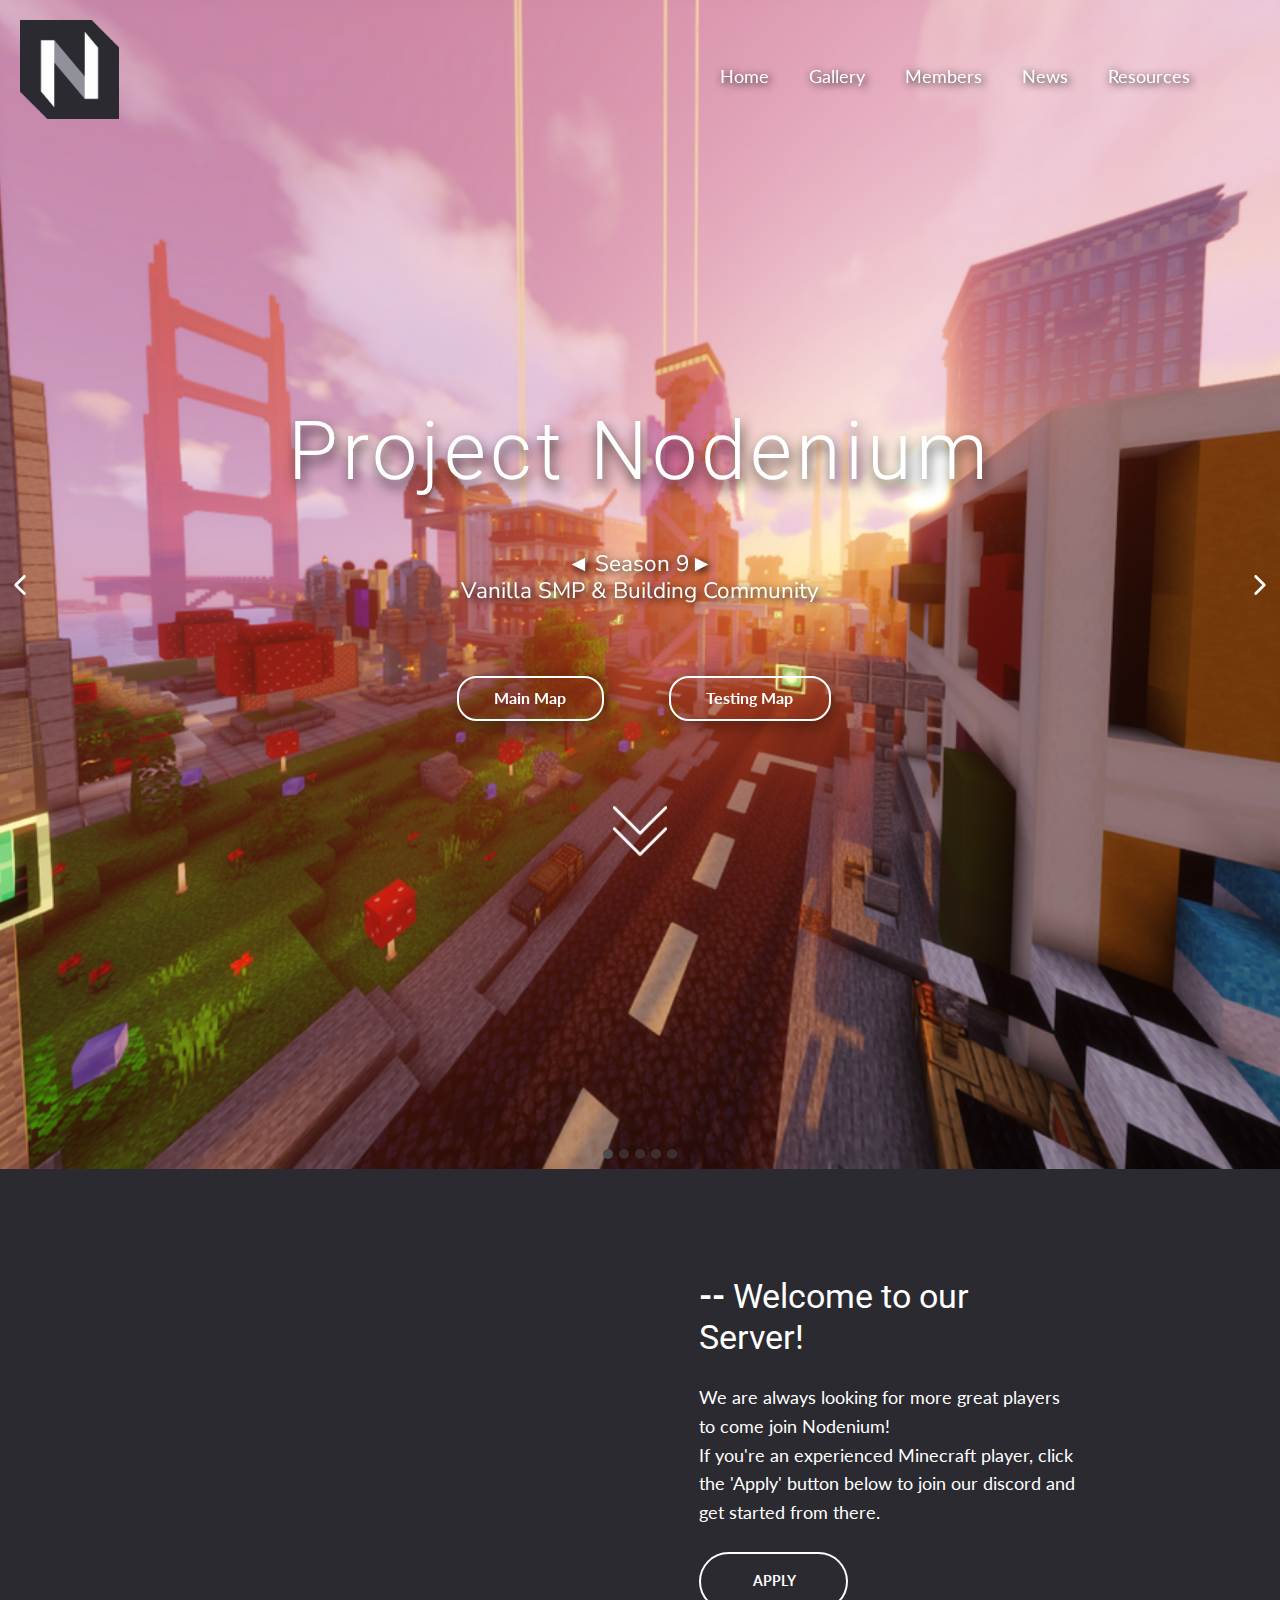
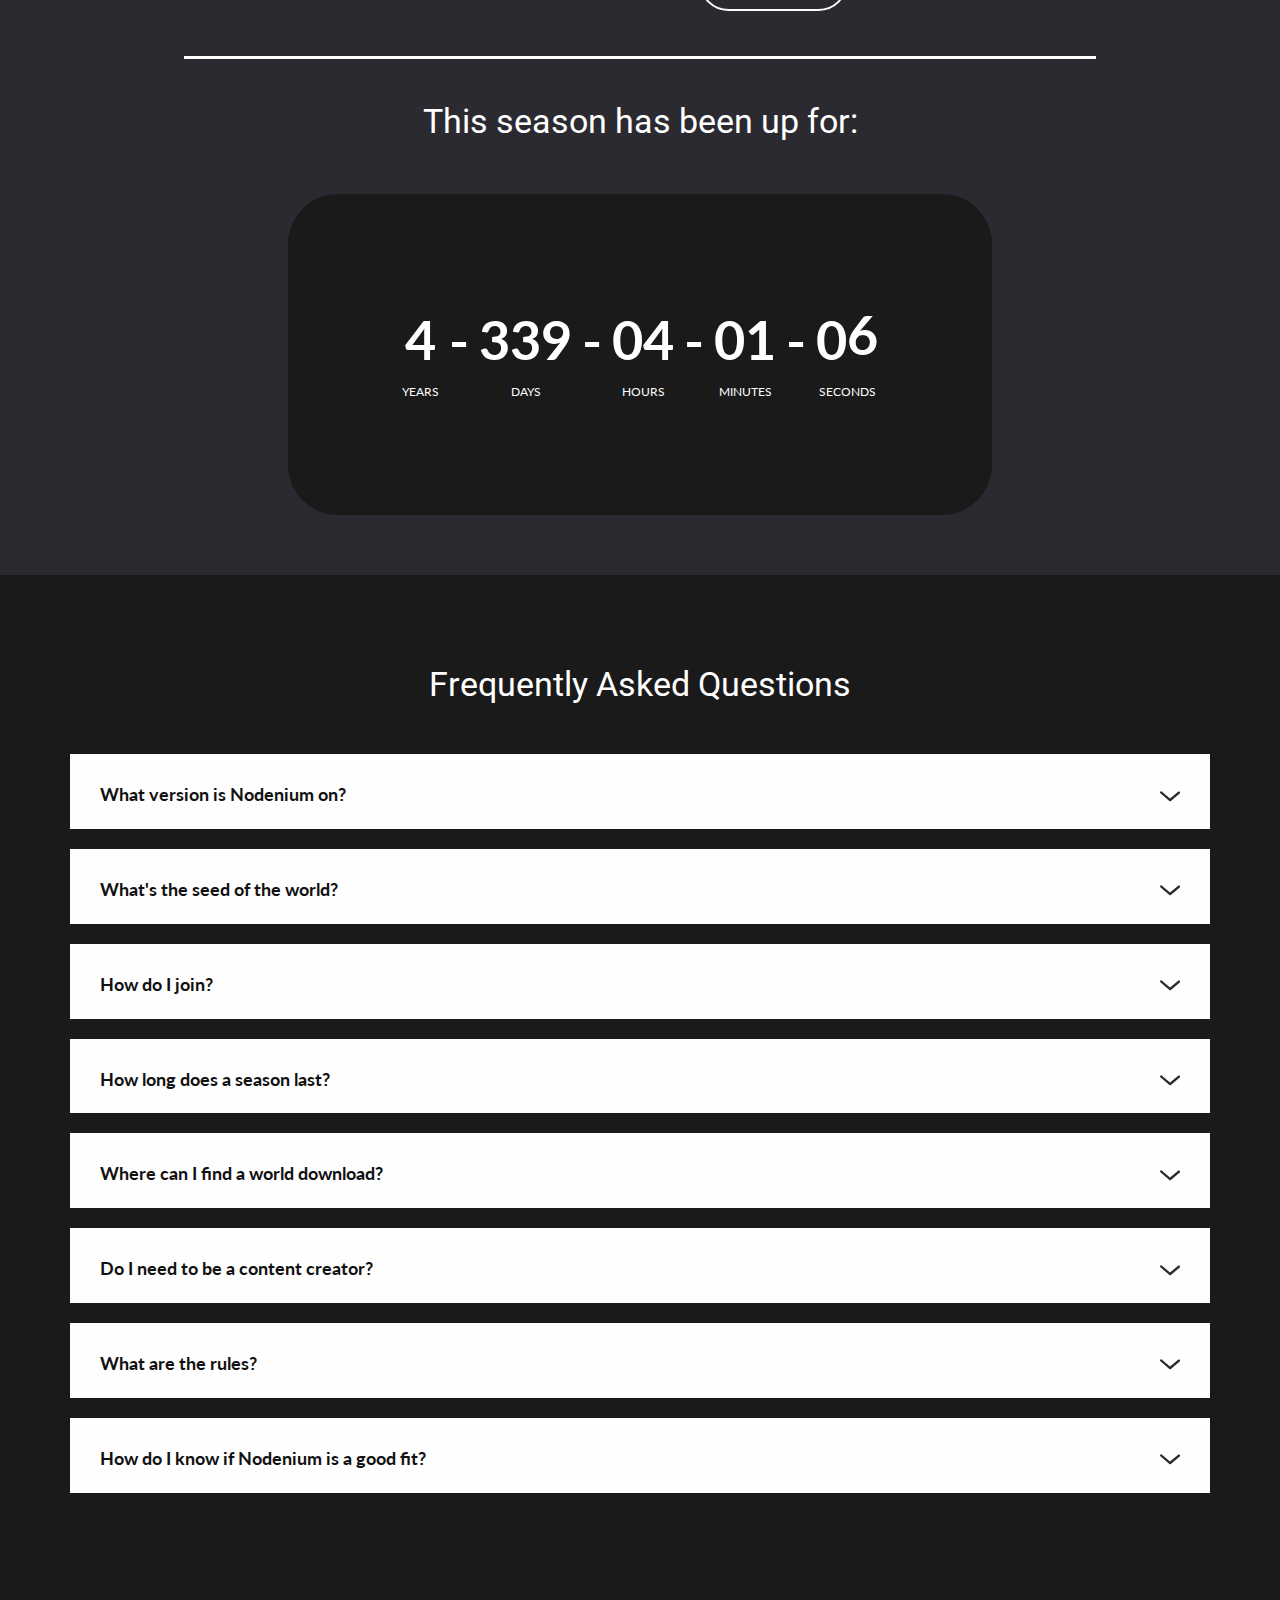
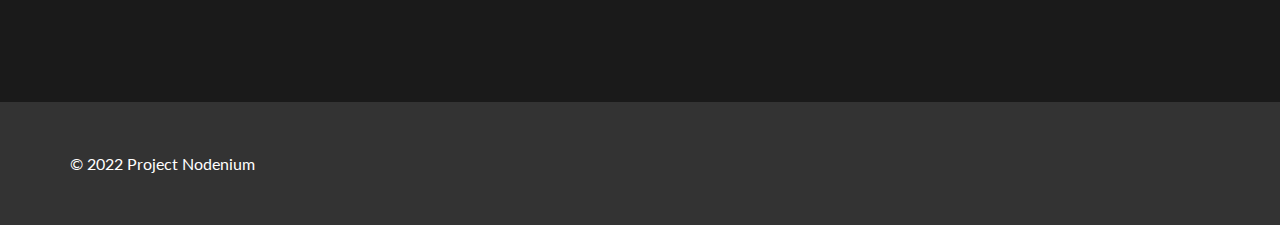
<file: index.html>
<!DOCTYPE html>
<html style="font-size: 18px;" lang="en-US">
  <head>
    <meta name="viewport" content="width=device-width, initial-scale=1.0">
    <meta charset="utf-8">
    <meta name="keywords" content="Project Nodenium​">
    <meta name="description" content="">
    <meta name="page_type" content="np-template-header-footer-from-plugin">

<meta property=’og:title’ content='Project Nodenium'/>
<meta property=’og:image’ content='https://projectnodenium.com/images/Ertwa.png’/>
<meta property=’og:description’ content='Season 9'/>
<meta property=’og:url’ content='https://projectnodenium.com'/>
<meta property='og:image:width' content='1200' />
<meta property='og:image:height' content='627' />
<!-- TYPE BELOW IS PROBABLY: 'website' or 'article' or look on https://ogp.me/#types -->
<meta property="og:type" content='website'/>

    <title>Project Nodenium</title>
    <link rel="stylesheet" href="nicepage.css" media="screen">
<link rel="stylesheet" href="Home.css" media="screen">
    <script class="u-script" type="text/javascript" src="jquery.js" defer=""></script>
    <script class="u-script" type="text/javascript" src="nicepage.js" defer=""></script>
    <link rel="icon" type="image/x-icon" href="https://projectnodenium.com/images/favicon.ico">
    <link id="u-theme-google-font" rel="stylesheet" href="https://fonts.googleapis.com/css?family=Lato:100,100i,300,300i,400,400i,700,700i,900,900i|Nunito+Sans:200,200i,300,300i,400,400i,600,600i,700,700i,800,800i,900,900i">
    <link id="u-page-google-font" rel="stylesheet" href="https://fonts.googleapis.com/css?family=Roboto:100,100i,300,300i,400,400i,500,500i,700,700i,900,900i">
    
    
    
    
    <script type="application/ld+json">{
		"@context": "http://schema.org",
		"@type": "Organization",
		"name": "Project Nodenium",
		"logo": "images/m.png"
}</script>
    <meta name="theme-color" content="#2b2a31">
    <meta property="og:title" content="Home">
    <meta property="og:description" content="">
    <meta property="og:type" content="website">
  </head>
  <body class="u-body u-overlap u-overlap-contrast u-overlap-transparent" ><header class="u-clearfix u-header u-palette-1-base u-sticky u-sticky-0d0f u-header" id="sec-5569"><div class="u-clearfix u-sheet u-sheet-1">
        <a href="https://projectnodenium.com/" class="u-align-left u-image u-logo u-image-1" data-image-width="500" data-image-height="500">
          <img src="images/m.png" class="u-logo-image u-logo-image-1">
        </a>
        <nav class="u-menu u-menu-dropdown u-offcanvas u-menu-1">
          <div class="menu-collapse" style="font-size: 1rem; letter-spacing: 0px;">
            <a class="u-button-style u-custom-left-right-menu-spacing u-custom-padding-bottom u-custom-text-active-color u-custom-text-shadow u-custom-text-shadow-blur u-custom-text-shadow-transparency u-custom-top-bottom-menu-spacing u-nav-link u-text-active-palette-1-base u-text-hover-palette-2-base" href="#">
              <svg class="u-svg-link" viewBox="0 0 24 24"><use xmlns:xlink="http://www.w3.org/1999/xlink" xlink:href="#menu-hamburger"></use></svg>
              <svg class="u-svg-content" version="1.1" id="menu-hamburger" viewBox="0 0 16 16" x="0px" y="0px" xmlns:xlink="http://www.w3.org/1999/xlink" xmlns="http://www.w3.org/2000/svg"><g><rect y="1" width="16" height="2"></rect><rect y="7" width="16" height="2"></rect><rect y="13" width="16" height="2"></rect>
</g></svg>
            </a>
          </div>
          <div class="u-custom-menu u-nav-container">
            <ul class="u-nav u-unstyled u-nav-1"><li class="u-nav-item"><a class="u-border-3 u-border-active-white u-border-hover-palette-1-light-1 u-border-no-left u-border-no-right u-border-no-top u-button-style u-nav-link u-text-active-white u-text-hover-palette-2-base" href="/" style="padding: 10px 20px; text-shadow: 2px 2px 9px rgba(0,0,0,1);">Home</a>
</li><li class="u-nav-item"><a class="u-border-3 u-border-active-white u-border-hover-palette-1-light-1 u-border-no-left u-border-no-right u-border-no-top u-button-style u-nav-link u-text-active-white u-text-hover-palette-2-base" href="Gallery" style="padding: 10px 20px; text-shadow: 2px 2px 9px rgba(0,0,0,1);">Gallery</a>
</li><li class="u-nav-item"><a class="u-border-3 u-border-active-white u-border-hover-palette-1-light-1 u-border-no-left u-border-no-right u-border-no-top u-button-style u-nav-link u-text-active-white u-text-hover-palette-2-base" href="Members" style="padding: 10px 20px; text-shadow: 2px 2px 9px rgba(0,0,0,1);">Members</a>
</li><li class="u-nav-item"><a class="u-border-3 u-border-active-white u-border-hover-palette-1-light-1 u-border-no-left u-border-no-right u-border-no-top u-button-style u-nav-link u-text-active-white u-text-hover-palette-2-base" href="News" style="padding: 10px 20px; text-shadow: 2px 2px 9px rgba(0,0,0,1);">News</a>
</li><li class="u-nav-item"><a class="u-border-3 u-border-active-white u-border-hover-palette-1-light-1 u-border-no-left u-border-no-right u-border-no-top u-button-style u-nav-link u-text-active-white u-text-hover-palette-2-base" style="padding: 10px 20px; text-shadow: 2px 2px 9px rgba(0,0,0,1);">Resources</a><div class="u-nav-popup"><ul class="u-h-spacing-20 u-nav u-unstyled u-v-spacing-10 u-nav-2"><li class="u-nav-item"><a class="u-button-style u-nav-link u-white" href="Client-Resources">Client Resources</a>
</li><li class="u-nav-item"><a class="u-button-style u-nav-link u-white" href="Server-Resources">Server Resources</a>
</li></ul>
</div>
</li></ul>
          </div>
          <div class="u-custom-menu u-nav-container-collapse">
            <div class="u-black u-container-style u-inner-container-layout u-opacity u-opacity-95 u-sidenav">
              <div class="u-inner-container-layout u-sidenav-overflow">
                <div class="u-menu-close"></div>
                <ul class="u-align-center u-nav u-popupmenu-items u-unstyled u-nav-3"><li class="u-nav-item"><a class="u-button-style u-nav-link" href="/" style="padding: 10px 20px; text-shadow: 2px 2px 9px rgba(0,0,0,1);">Home</a>
</li><li class="u-nav-item"><a class="u-button-style u-nav-link" href="Gallery" style="padding: 10px 20px; text-shadow: 2px 2px 9px rgba(0,0,0,1);">Gallery</a>
</li><li class="u-nav-item"><a class="u-button-style u-nav-link" href="Members" style="padding: 10px 20px; text-shadow: 2px 2px 9px rgba(0,0,0,1);">Members</a>
</li><li class="u-nav-item"><a class="u-button-style u-nav-link" href="News" style="padding: 10px 20px; text-shadow: 2px 2px 9px rgba(0,0,0,1);">News</a>
</li><li class="u-nav-item"><a class="u-button-style u-nav-link" style="padding: 10px 20px; text-shadow: 2px 2px 9px rgba(0,0,0,1);">Resources</a><div class="u-nav-popup"><ul class="u-h-spacing-20 u-nav u-unstyled u-v-spacing-10 u-nav-4"><li class="u-nav-item"><a class="u-button-style u-nav-link" href="Client-Resources">Client Resources</a>
</li><li class="u-nav-item"><a class="u-button-style u-nav-link" href="Server-Resources">Server Resources</a>
</li></ul>
</div>
</li></ul>
              </div>
            </div>
            <div class="u-black u-menu-overlay u-opacity u-opacity-70"></div>
          </div>
        </nav>
      </div></header>
    <section class="u-clearfix u-section-1" id="sec-c97f">
      <div class="u-carousel u-carousel-duration-1500 u-expanded-width u-gallery u-gallery-slider u-layout-carousel u-no-transition u-show-text-none u-gallery-1" data-interval="4000" data-u-ride="carousel" id="carousel-f497" data-pause="false">
        <ol class="u-absolute-hcenter u-carousel-indicators u-carousel-indicators-1">
          <li data-u-target="#carousel-f497" data-u-slide-to="0" class="u-active u-grey-70 u-shape-circle" style="width: 10px; height: 10px;"></li>
          <li data-u-target="#carousel-f497" data-u-slide-to="1" class="u-grey-70 u-shape-circle" style="width: 10px; height: 10px;"></li>
          <li data-u-target="#carousel-f497" data-u-slide-to="2" class="u-grey-70 u-shape-circle" style="width: 10px; height: 10px;"></li>
          <li data-u-target="#carousel-f497" data-u-slide-to="3" class="u-grey-70 u-shape-circle" style="width: 10px; height: 10px;"></li>
          <li data-u-target="#carousel-f497" data-u-slide-to="4" class="u-grey-70 u-shape-circle" style="width: 10px; height: 10px;"></li>
        </ol>
        <div class="u-carousel-inner u-gallery-inner" role="listbox">
          <div class="u-active u-carousel-item u-gallery-item u-carousel-item-1">
            <div class="u-back-slide" data-image-width="1600" data-image-height="843">
              <img class="u-back-image u-expanded" src="images/SD.png">
            </div>
            <div class="u-align-center u-over-slide u-shading u-valign-top u-over-slide-1">
              <h3 class="u-gallery-heading">Sample Title</h3>
              <p class="u-gallery-text">Sample Text</p>
            </div>
          </div>
          <div class="u-carousel-item u-gallery-item u-carousel-item-2">
            <div class="u-back-slide" data-image-width="1274" data-image-height="740">
              <img class="u-back-image u-expanded" src="images/Haleakala.jpg">
            </div>
            <div class="u-align-center u-over-slide u-shading u-valign-top u-over-slide-2">
              <h3 class="u-gallery-heading"></h3>
              <p class="u-gallery-text"></p>
            </div>
          </div>
          <div class="u-carousel-item u-gallery-item u-carousel-item-3">
            <div class="u-back-slide" data-image-width="1214" data-image-height="767">
              <img class="u-back-image u-expanded" src="images/LumberLane.png">
            </div>
            <div class="u-align-center u-over-slide u-shading u-valign-top u-over-slide-3">
              <h3 class="u-gallery-heading">Sample Title</h3>
              <p class="u-gallery-text">Sample Text</p>
            </div>
          </div>
          <div class="u-carousel-item u-gallery-item u-carousel-item-4">
            <div class="u-back-slide" data-image-width="1541" data-image-height="837">
              <img class="u-back-image u-expanded" src="images/S17ShoppingDistrict.png">
            </div>
            <div class="u-align-center u-over-slide u-shading u-valign-top u-over-slide-4">
              <h3 class="u-gallery-heading">Sample Title</h3>
              <p class="u-gallery-text">Sample Text</p>
            </div>
          </div>
          <div class="u-carousel-item u-gallery-item u-carousel-item-5">
            <div class="u-back-slide" data-image-width="1600" data-image-height="814">
              <img class="u-back-image u-expanded" src="images/Ertwa.png">
            </div>
            <div class="u-align-center u-over-slide u-shading u-valign-top u-over-slide-5">
              <h3 class="u-gallery-heading">Sample Title</h3>
              <p class="u-gallery-text">Sample Text</p>
            </div>
          </div>
        </div>
        <a class="u-absolute-vcenter u-carousel-control u-carousel-control-prev u-opacity u-opacity-70 u-text-body-alt-color u-carousel-control-1" href="#carousel-f497" role="button" data-u-slide="prev">
          <span aria-hidden="true">
            <svg viewBox="0 0 451.847 451.847"><path d="M97.141,225.92c0-8.095,3.091-16.192,9.259-22.366L300.689,9.27c12.359-12.359,32.397-12.359,44.751,0
c12.354,12.354,12.354,32.388,0,44.748L173.525,225.92l171.903,171.909c12.354,12.354,12.354,32.391,0,44.744
c-12.354,12.365-32.386,12.365-44.745,0l-194.29-194.281C100.226,242.115,97.141,234.018,97.141,225.92z"></path></svg>
          </span>
          <span class="sr-only">
            <svg viewBox="0 0 451.847 451.847"><path d="M97.141,225.92c0-8.095,3.091-16.192,9.259-22.366L300.689,9.27c12.359-12.359,32.397-12.359,44.751,0
c12.354,12.354,12.354,32.388,0,44.748L173.525,225.92l171.903,171.909c12.354,12.354,12.354,32.391,0,44.744
c-12.354,12.365-32.386,12.365-44.745,0l-194.29-194.281C100.226,242.115,97.141,234.018,97.141,225.92z"></path></svg>
          </span>
        </a>
        <a class="u-absolute-vcenter u-carousel-control u-carousel-control-next u-opacity u-opacity-70 u-text-body-alt-color u-carousel-control-2" href="#carousel-f497" role="button" data-u-slide="next">
          <span aria-hidden="true">
            <svg viewBox="0 0 451.846 451.847"><path d="M345.441,248.292L151.154,442.573c-12.359,12.365-32.397,12.365-44.75,0c-12.354-12.354-12.354-32.391,0-44.744
L278.318,225.92L106.409,54.017c-12.354-12.359-12.354-32.394,0-44.748c12.354-12.359,32.391-12.359,44.75,0l194.287,194.284
c6.177,6.18,9.262,14.271,9.262,22.366C354.708,234.018,351.617,242.115,345.441,248.292z"></path></svg>
          </span>
          <span class="sr-only">
            <svg viewBox="0 0 451.846 451.847"><path d="M345.441,248.292L151.154,442.573c-12.359,12.365-32.397,12.365-44.75,0c-12.354-12.354-12.354-32.391,0-44.744
L278.318,225.92L106.409,54.017c-12.354-12.359-12.354-32.394,0-44.748c12.354-12.359,32.391-12.359,44.75,0l194.287,194.284
c6.177,6.18,9.262,14.271,9.262,22.366C354.708,234.018,351.617,242.115,345.441,248.292z"></path></svg>
          </span>
        </a>
      </div>
      <div class="u-align-center u-container-style u-group u-shape-rectangle u-group-1">
        <div class="u-container-layout u-container-layout-1" width="100%">
          <h1 class="u-text u-text-body-alt-color u-text-1" style="font-size: 350%vw;">Project Nodenium </h1>
          <h5 class="u-text u-text-black u-text-default u-text-2">
            <span class="u-text-body-alt-color" style="font-size: 150%vw;">◄ Season 9►<br>Vanilla SMP &amp; Building Community
            </span>
            <br>
          </h5>
          <div class="u-list u-list-1">
            <div class="u-repeater u-repeater-1">
              <div class="u-container-style u-list-item u-repeater-item">
                <div class="u-container-layout u-similar-container u-valign-middle u-container-layout-2">
                  <a href="http://play.projectnodenium.com:8123" class="u-border-2 u-border-hover-white u-border-white u-btn u-btn-round u-button-style u-hover-black u-none u-radius-20 u-text-hover-white u-text-white u-btn-1" target="_blank">Main Map</a>
                </div>
              </div>
              <div class="u-container-style u-list-item u-repeater-item">
                <div class="u-container-layout u-similar-container u-valign-middle u-container-layout-3">
                  <a href="http://play.projectnodenium.com:8124" class="u-border-2 u-border-hover-white u-border-white u-btn u-btn-round u-button-style u-hover-black u-none u-radius-20 u-text-hover-white u-text-white u-btn-2" target="_blank">Testing Map</a>
                </div>
              </div>
            </div>
          </div>
          <a href="/#sec-135e" data-page-id="96317347" class="u-border-active-palette-2-base u-border-hover-palette-1-base u-border-none u-btn u-button-style u-hover-feature u-none u-text-palette-4-base u-btn-3" data-animation-name="slideIn" data-animation-duration="1000" data-animation-direction="Down"><span class="u-file-icon u-icon u-text-white u-icon-1"><img src="images/8.png" alt=""></span>
          </a>
        </div>
      </div>
      
    </section>
    <section class="u-align-right u-clearfix u-palette-1-base u-section-2" id="sec-135e">
      <div class="u-clearfix u-sheet u-sheet-1">
        <div class="u-clearfix u-expanded-width u-layout-wrap u-layout-wrap-1">
          <div class="u-layout">
            <div class="u-layout-row">
              <div class="u-container-style u-layout-cell u-size-30 u-layout-cell-1">
                <div class="u-container-layout u-valign-middle u-container-layout-1">
                  <img class="u-image u-image-default u-image-1" src="images/VyJapan.png" alt="" data-image-width="1600" data-image-height="900" data-animation-name="customAnimation" data-animation-duration="500" data-animation-direction="" data-animation-delay="250">
                </div>
              </div>
              <div class="u-container-style u-layout-cell u-size-30 u-layout-cell-2">
                <div class="u-container-layout u-container-layout-2">
                  <h3 class="u-align-left u-text u-text-1">
                    <span style="font-weight: 700;">--</span> Welcome to our Server!
                  </h3>
                  <p class="u-text u-text-2"> We are always looking for more great players to come join Nodenium!<br>If you're an experienced Minecraft player, click the 'Apply' button below to join our discord and get started from there.
                  </p>
                  <a href="https://discord.gg/RKySx92GRC" class="u-active-black u-align-left u-border-2 u-border-active-black u-border-hover-black u-border-palette-2-base u-bottom-left-radius-0 u-bottom-right-radius-0 u-btn u-btn-round u-button-style u-hover-white u-palette-1-base u-radius-50 u-text-active-palette-1-base u-text-hover-black u-text-palette-2-base u-top-left-radius-0 u-top-right-radius-0 u-btn-1" target="_blank"> &nbsp;Apply</a>
                </div>
              </div>
            </div>
          </div>
        </div>
        <div class="u-border-3 u-border-white u-line u-line-horizontal u-line-1"></div>
        <h3 class="u-align-center u-text u-text-default u-text-3">This season has been up for:<br>
        </h3>
        <div class="u-align-center u-countdown u-grey-90 u-radius-50 u-countdown-1" data-timer-id="388e" data-type="to-date" data-target-date="Fri, 20 Aug 2021 15:00:00 GMT" data-for="everyone" data-direction="up" data-time-left="750m" data-target-number="100" data-frequency="1s" data-start-time="Tue, 25 Jan 2022 14:02:45 GMT" data-count-animation="slide" data-after-count="none" data-redirect-url="https://" style="padding: 0px 25%vw;">
          <div class="u-countdown-wrapper u-spacing-20">
            <div class="u-countdown-item u-countdown-years u-hidden u-spacing-10">
              <div class="u-countdown-counter u-countdown-counter-1"><div class="u-countdown-number u-countdown-number-1">0</div><div class="u-countdown-number u-hidden u-countdown-number-2">0</div></div>
              <div class="u-countdown-label u-countdown-label-1">Years</div>
            </div>
            <div class="u-countdown-separator u-hidden u-countdown-separator-1">-</div>
            <div class="u-countdown-days u-countdown-item u-spacing-10">
              <div class="u-countdown-counter u-countdown-counter-2"><div class="u-countdown-number u-countdown-number-3">1</div><div class="u-countdown-number u-countdown-number-4">5</div><div class="u-countdown-number u-countdown-number-5">7</div></div>
              <div class="u-countdown-label u-countdown-label-2">Days</div>
            </div>
            <div class="u-countdown-separator u-countdown-separator-2">-</div>
            <div class="u-countdown-hours u-countdown-item u-spacing-10">
              <div class="u-countdown-counter u-countdown-counter-3"><div class="u-countdown-number u-countdown-number-6">2</div><div class="u-countdown-number u-countdown-number-7">3</div></div>
              <div class="u-countdown-label u-countdown-label-3">Hours</div>
            </div>
            <div class="u-countdown-separator u-countdown-separator-3">-</div>
            <div class="u-countdown-item u-countdown-minutes u-spacing-10">
              <div class="u-countdown-counter u-countdown-counter-4"><div class="u-countdown-number u-countdown-number-8">0</div><div class="u-countdown-number u-countdown-number-9">3</div></div>
              <div class="u-countdown-label u-countdown-label-4">Minutes</div>
            </div>
            <div class="u-countdown-separator u-countdown-separator-4">-</div>
            <div class="u-countdown-item u-countdown-seconds u-spacing-10">
              <div class="u-countdown-counter u-countdown-counter-5"><div class="u-countdown-number u-countdown-number-10">5</div><div class="u-countdown-number u-countdown-number-11">5</div></div>
              <div class="u-countdown-label u-countdown-label-5">Seconds</div>
            </div>
            <div class="u-countdown-separator u-hidden u-countdown-separator-5">-</div>
            <div class="u-countdown-item u-countdown-numbers u-hidden u-spacing-10">
              <div class="u-countdown-counter u-countdown-counter-6"><div class="u-countdown-number u-countdown-number-12">0</div><div class="u-countdown-number u-countdown-number-13">1</div><div class="u-countdown-number u-countdown-number-14">0</div><div class="u-countdown-number u-countdown-number-15">0</div></div>
              <div class="u-countdown-label u-countdown-label-6">Items</div>
            </div>
          </div>
          <div class="u-countdown-message u-hidden">
            <p>Sorry, the time is up.</p>
          </div>
        </div>
      </div>
    </section>
    <section class="u-align-center u-clearfix u-grey-90 u-section-3" id="carousel_e704">
      <div class="u-clearfix u-sheet u-sheet-1">
        <h3 class="u-text u-text-default u-text-1">Frequently Asked Questions</h3>
        <div class="u-accordion u-collapsed-by-default u-expanded-width u-faq u-spacing-20 u-accordion-1">
          <div class="u-accordion-item">
            <a class="u-accordion-link u-active-black u-border-6 u-border-active-grey-75 u-border-hover-grey-75 u-border-no-bottom u-border-no-left u-border-no-right u-button-style u-palette-2-base u-text-active-white u-text-body-color u-text-hover-black u-accordion-link-1" id="link-accordion-6327" aria-controls="accordion-6327" aria-selected="false">
              <span class="u-accordion-link-text"> What version is Nodenium on?</span><span class="u-accordion-link-icon u-icon u-icon-circle u-text-palette-1-base u-icon-1"><svg class="u-svg-link" preserveAspectRatio="xMidYMin slice" viewBox="0 0 16 16" style=""><use xmlns:xlink="http://www.w3.org/1999/xlink" xlink:href="#svg-2c6d"></use></svg><svg class="u-svg-content" viewBox="0 0 16 16" x="0px" y="0px" id="svg-2c6d" style=""><path d="M8,10.7L1.6,5.3c-0.4-0.4-1-0.4-1.3,0c-0.4,0.4-0.4,0.9,0,1.3l7.2,6.1c0.1,0.1,0.4,0.2,0.6,0.2s0.4-0.1,0.6-0.2l7.1-6
	c0.4-0.4,0.4-0.9,0-1.3c-0.4-0.4-1-0.4-1.3,0L8,10.7z"></path></svg></span>
            </a>
            <div class="u-accordion-pane u-border-1 u-border-grey-75 u-container-style u-palette-1-base u-accordion-pane-1" id="accordion-6327" aria-labelledby="link-accordion-6327">
              <div class="u-container-layout u-container-layout-1">
                <div class="fr-view u-clearfix u-rich-text u-text">
                  <p id="isPasted">We use the latest version of Java edition Fabric 1.18.1</p>
                  <p>
                    <br>
                  </p>
                </div>
              </div>
            </div>
          </div>
          <div class="u-accordion-item">
            <a class="u-accordion-link u-active-black u-border-6 u-border-active-grey-75 u-border-hover-grey-75 u-border-no-bottom u-border-no-left u-border-no-right u-button-style u-palette-2-base u-text-active-white u-text-body-color u-text-hover-black u-accordion-link-2" id="link-accordion-4aab" aria-controls="accordion-4aab" aria-selected="false">
              <span class="u-accordion-link-text"> What's the seed of the world?</span><span class="u-accordion-link-icon u-icon u-icon-circle u-text-palette-1-base u-icon-2"><svg class="u-svg-link" preserveAspectRatio="xMidYMin slice" viewBox="0 0 16 16" style=""><use xmlns:xlink="http://www.w3.org/1999/xlink" xlink:href="#svg-937a"></use></svg><svg class="u-svg-content" viewBox="0 0 16 16" x="0px" y="0px" id="svg-937a" style=""><path d="M8,10.7L1.6,5.3c-0.4-0.4-1-0.4-1.3,0c-0.4,0.4-0.4,0.9,0,1.3l7.2,6.1c0.1,0.1,0.4,0.2,0.6,0.2s0.4-0.1,0.6-0.2l7.1-6
	c0.4-0.4,0.4-0.9,0-1.3c-0.4-0.4-1-0.4-1.3,0L8,10.7z"></path></svg></span>
            </a>
            <div class="u-accordion-pane u-border-1 u-border-grey-75 u-container-style u-palette-1-base u-accordion-pane-2" id="accordion-4aab" aria-labelledby="link-accordion-4aab">
              <div class="u-container-layout u-container-layout-2">
                <div class="fr-view u-clearfix u-rich-text u-text">
                  <p>217234279252150&nbsp;</p>
                </div>
              </div>
            </div>
          </div>
          <div class="u-accordion-item">
            <a class="u-accordion-link u-active-black u-border-6 u-border-active-grey-75 u-border-hover-grey-75 u-border-no-bottom u-border-no-left u-border-no-right u-button-style u-palette-2-base u-text-active-white u-text-body-color u-text-hover-black u-accordion-link-3" id="link-accordion-eb1f" aria-controls="accordion-eb1f" aria-selected="false">
              <span class="u-accordion-link-text"> How do I join?</span><span class="u-accordion-link-icon u-icon u-icon-circle u-text-palette-1-base u-icon-3"><svg class="u-svg-link" preserveAspectRatio="xMidYMin slice" viewBox="0 0 16 16" style=""><use xmlns:xlink="http://www.w3.org/1999/xlink" xlink:href="#svg-4086"></use></svg><svg class="u-svg-content" viewBox="0 0 16 16" x="0px" y="0px" id="svg-4086" style=""><path d="M8,10.7L1.6,5.3c-0.4-0.4-1-0.4-1.3,0c-0.4,0.4-0.4,0.9,0,1.3l7.2,6.1c0.1,0.1,0.4,0.2,0.6,0.2s0.4-0.1,0.6-0.2l7.1-6
	c0.4-0.4,0.4-0.9,0-1.3c-0.4-0.4-1-0.4-1.3,0L8,10.7z"></path></svg></span>
            </a>
            <div class="u-accordion-pane u-border-1 u-border-grey-75 u-container-style u-palette-1-base u-accordion-pane-3" id="accordion-eb1f" aria-labelledby="link-accordion-eb1f">
              <div class="u-container-layout u-container-layout-3">
                <div class="fr-view u-clearfix u-rich-text u-text">
                  <p>Click the 'Apply' button above to join the applications discord. Use the instructions in the #info channel. Message Vyruz#7158 or Camo#0477 if you have any questions.</p>
                </div>
              </div>
            </div>
          </div>
          <div class="u-accordion-item u-expanded-width">
            <a class="u-accordion-link u-active-black u-border-6 u-border-active-grey-75 u-border-hover-grey-75 u-border-no-bottom u-border-no-left u-border-no-right u-button-style u-palette-2-base u-text-active-white u-text-body-color u-text-hover-black u-accordion-link-4" id="link-accordion-eb1f" aria-controls="accordion-eb1f" aria-selected="false">
              <span class="u-accordion-link-text"> How long does a season last?</span><span class="u-accordion-link-icon u-icon u-icon-circle u-text-palette-1-base u-icon-4"><svg class="u-svg-link" preserveAspectRatio="xMidYMin slice" viewBox="0 0 16 16" style=""><use xmlns:xlink="http://www.w3.org/1999/xlink" xlink:href="#svg-df61"></use></svg><svg class="u-svg-content" viewBox="0 0 16 16" x="0px" y="0px" id="svg-df61" style=""><path d="M8,10.7L1.6,5.3c-0.4-0.4-1-0.4-1.3,0c-0.4,0.4-0.4,0.9,0,1.3l7.2,6.1c0.1,0.1,0.4,0.2,0.6,0.2s0.4-0.1,0.6-0.2l7.1-6
	c0.4-0.4,0.4-0.9,0-1.3c-0.4-0.4-1-0.4-1.3,0L8,10.7z"></path></svg></span>
            </a>
            <div class="u-accordion-pane u-border-1 u-border-grey-75 u-container-style u-palette-1-base u-accordion-pane-4" id="accordion-eb1f" aria-labelledby="link-accordion-eb1f">
              <div class="u-container-layout u-container-layout-4">
                <div class="fr-view u-clearfix u-rich-text u-text">
                  <p>There is no set duration for a season. You can see the duration of the current season above. As it stands, we have no plans to restart anytime in the forseeable future.</p>
                </div>
              </div>
            </div>
          </div>
          <div class="u-accordion-item">
            <a class="u-accordion-link u-active-black u-border-6 u-border-active-grey-75 u-border-hover-grey-75 u-border-no-bottom u-border-no-left u-border-no-right u-button-style u-palette-2-base u-text-active-white u-text-body-color u-text-hover-black u-accordion-link-5" id="link-c598" aria-controls="c598" aria-selected="false">
              <span class="u-accordion-link-text"> Where can I find a world download?</span><span class="u-accordion-link-icon u-icon u-icon-circle u-text-palette-1-base u-icon-5"><svg class="u-svg-link" preserveAspectRatio="xMidYMin slice" viewBox="0 0 16 16" style=""><use xmlns:xlink="http://www.w3.org/1999/xlink" xlink:href="#svg-9f44"></use></svg><svg class="u-svg-content" viewBox="0 0 16 16" x="0px" y="0px" id="svg-9f44"><path d="M8,10.7L1.6,5.3c-0.4-0.4-1-0.4-1.3,0c-0.4,0.4-0.4,0.9,0,1.3l7.2,6.1c0.1,0.1,0.4,0.2,0.6,0.2s0.4-0.1,0.6-0.2l7.1-6
	c0.4-0.4,0.4-0.9,0-1.3c-0.4-0.4-1-0.4-1.3,0L8,10.7z"></path></svg></span>
            </a>
            <div class="u-accordion-pane u-border-1 u-border-grey-75 u-container-style u-palette-1-base u-accordion-pane-5" id="c598" aria-labelledby="link-c598">
              <div class="u-container-layout u-container-layout-5">
                <div class="fr-view u-clearfix u-rich-text u-text">
                  <p>World files are available on the 'Wolrd Archives' tab in the <a class="u-active-none u-border-none u-btn u-button-style u-hover-none u-none u-text-palette-1-base u-btn-1" href="Server-Resources" data-page-id="105001204">
                      <span class="u-text-palette-4-base">Server Resources</span>
                    </a> page
                  </p>
                </div>
              </div>
            </div>
          </div>
          <div class="u-accordion-item">
            <a class="u-accordion-link u-active-black u-border-6 u-border-active-grey-75 u-border-hover-grey-75 u-border-no-bottom u-border-no-left u-border-no-right u-button-style u-palette-2-base u-text-active-white u-text-body-color u-text-hover-black u-accordion-link-6" id="link-f5e0" aria-controls="f5e0" aria-selected="false">
              <span class="u-accordion-link-text"> Do I need to be a content creator?</span><span class="u-accordion-link-icon u-icon u-icon-circle u-text-palette-1-base u-icon-6"><svg class="u-svg-link" preserveAspectRatio="xMidYMin slice" viewBox="0 0 16 16" style=""><use xmlns:xlink="http://www.w3.org/1999/xlink" xlink:href="#svg-6f56"></use></svg><svg class="u-svg-content" viewBox="0 0 16 16" x="0px" y="0px" id="svg-6f56"><path d="M8,10.7L1.6,5.3c-0.4-0.4-1-0.4-1.3,0c-0.4,0.4-0.4,0.9,0,1.3l7.2,6.1c0.1,0.1,0.4,0.2,0.6,0.2s0.4-0.1,0.6-0.2l7.1-6
	c0.4-0.4,0.4-0.9,0-1.3c-0.4-0.4-1-0.4-1.3,0L8,10.7z"></path></svg></span>
            </a>
            <div class="u-accordion-pane u-border-1 u-border-grey-75 u-container-style u-palette-1-base u-accordion-pane-6" id="f5e0" aria-labelledby="link-f5e0">
              <div class="u-container-layout u-container-layout-6">
                <div class="fr-view u-clearfix u-rich-text u-text">
                  <p id="isPasted">Nope! We highly encourage making content on our server but it is by no means necessary.</p>
                  <p>
                    <br>
                  </p>
                </div>
              </div>
            </div>
          </div>
          <div class="u-accordion-item">
            <a class="u-accordion-link u-active-black u-border-6 u-border-active-grey-75 u-border-hover-grey-75 u-border-no-bottom u-border-no-left u-border-no-right u-button-style u-palette-2-base u-text-active-white u-text-body-color u-text-hover-black u-accordion-link-7" id="link-de7a" aria-controls="de7a" aria-selected="false">
              <span class="u-accordion-link-text"> What are the rules?</span><span class="u-accordion-link-icon u-icon u-icon-circle u-text-palette-1-base u-icon-7"><svg class="u-svg-link" preserveAspectRatio="xMidYMin slice" viewBox="0 0 16 16" style=""><use xmlns:xlink="http://www.w3.org/1999/xlink" xlink:href="#svg-d30c"></use></svg><svg class="u-svg-content" viewBox="0 0 16 16" x="0px" y="0px" id="svg-d30c"><path d="M8,10.7L1.6,5.3c-0.4-0.4-1-0.4-1.3,0c-0.4,0.4-0.4,0.9,0,1.3l7.2,6.1c0.1,0.1,0.4,0.2,0.6,0.2s0.4-0.1,0.6-0.2l7.1-6
	c0.4-0.4,0.4-0.9,0-1.3c-0.4-0.4-1-0.4-1.3,0L8,10.7z"></path></svg></span>
            </a>
            <div class="u-accordion-pane u-border-1 u-border-grey-75 u-container-style u-palette-1-base u-accordion-pane-7" id="de7a" aria-labelledby="link-de7a">
              <div class="u-container-layout u-container-layout-7">
                <div class="fr-view u-clearfix u-rich-text u-text">
                  <p id="isPasted">There are no written rules, use your best judgement and common sense. If you're unsure of something ask around first.</p>
                  <p>
                    <br>
                  </p>
                </div>
              </div>
            </div>
          </div>
          <div class="u-accordion-item">
            <a class="u-accordion-link u-active-black u-border-6 u-border-active-grey-75 u-border-hover-grey-75 u-border-no-bottom u-border-no-left u-border-no-right u-button-style u-palette-2-base u-text-active-white u-text-body-color u-text-hover-black u-accordion-link-8" id="link-e75c" aria-controls="e75c" aria-selected="false">
              <span class="u-accordion-link-text">How do I know if Nodenium is a good fit?</span><span class="u-accordion-link-icon u-icon u-icon-circle u-text-palette-1-base u-icon-8"><svg class="u-svg-link" preserveAspectRatio="xMidYMin slice" viewBox="0 0 16 16" style=""><use xmlns:xlink="http://www.w3.org/1999/xlink" xlink:href="#svg-52f9"></use></svg><svg class="u-svg-content" viewBox="0 0 16 16" x="0px" y="0px" id="svg-52f9"><path d="M8,10.7L1.6,5.3c-0.4-0.4-1-0.4-1.3,0c-0.4,0.4-0.4,0.9,0,1.3l7.2,6.1c0.1,0.1,0.4,0.2,0.6,0.2s0.4-0.1,0.6-0.2l7.1-6
	c0.4-0.4,0.4-0.9,0-1.3c-0.4-0.4-1-0.4-1.3,0L8,10.7z"></path></svg></span>
            </a>
            <div class="u-accordion-pane u-border-1 u-border-grey-75 u-container-style u-palette-1-base u-accordion-pane-8" id="e75c" aria-labelledby="link-e75c">
              <div class="u-container-layout u-container-layout-8">
                <div class="fr-view u-clearfix u-rich-text u-text">
                  <p>If you're a well rounded and experienced Minecraft player who is looking for an SMP that will truly last; then Nodenium is for you! We are mostly a community of builders and technical players but all niches are welcome! If you're unsure about anything, create a ticket in the application server and we can help you out.</p>
                </div>
              </div>
            </div>
          </div>
        </div>
      </div>
    </section>
    
    
    <footer class="u-align-center u-clearfix u-footer u-grey-80 u-footer" id="sec-158e"><div class="u-clearfix u-sheet u-sheet-1">
        <p class="u-align-left u-small-text u-text u-text-variant u-text-1"> © 2022 Project Nodenium</p>
      </div></footer>
  </body>
</html>
</file>
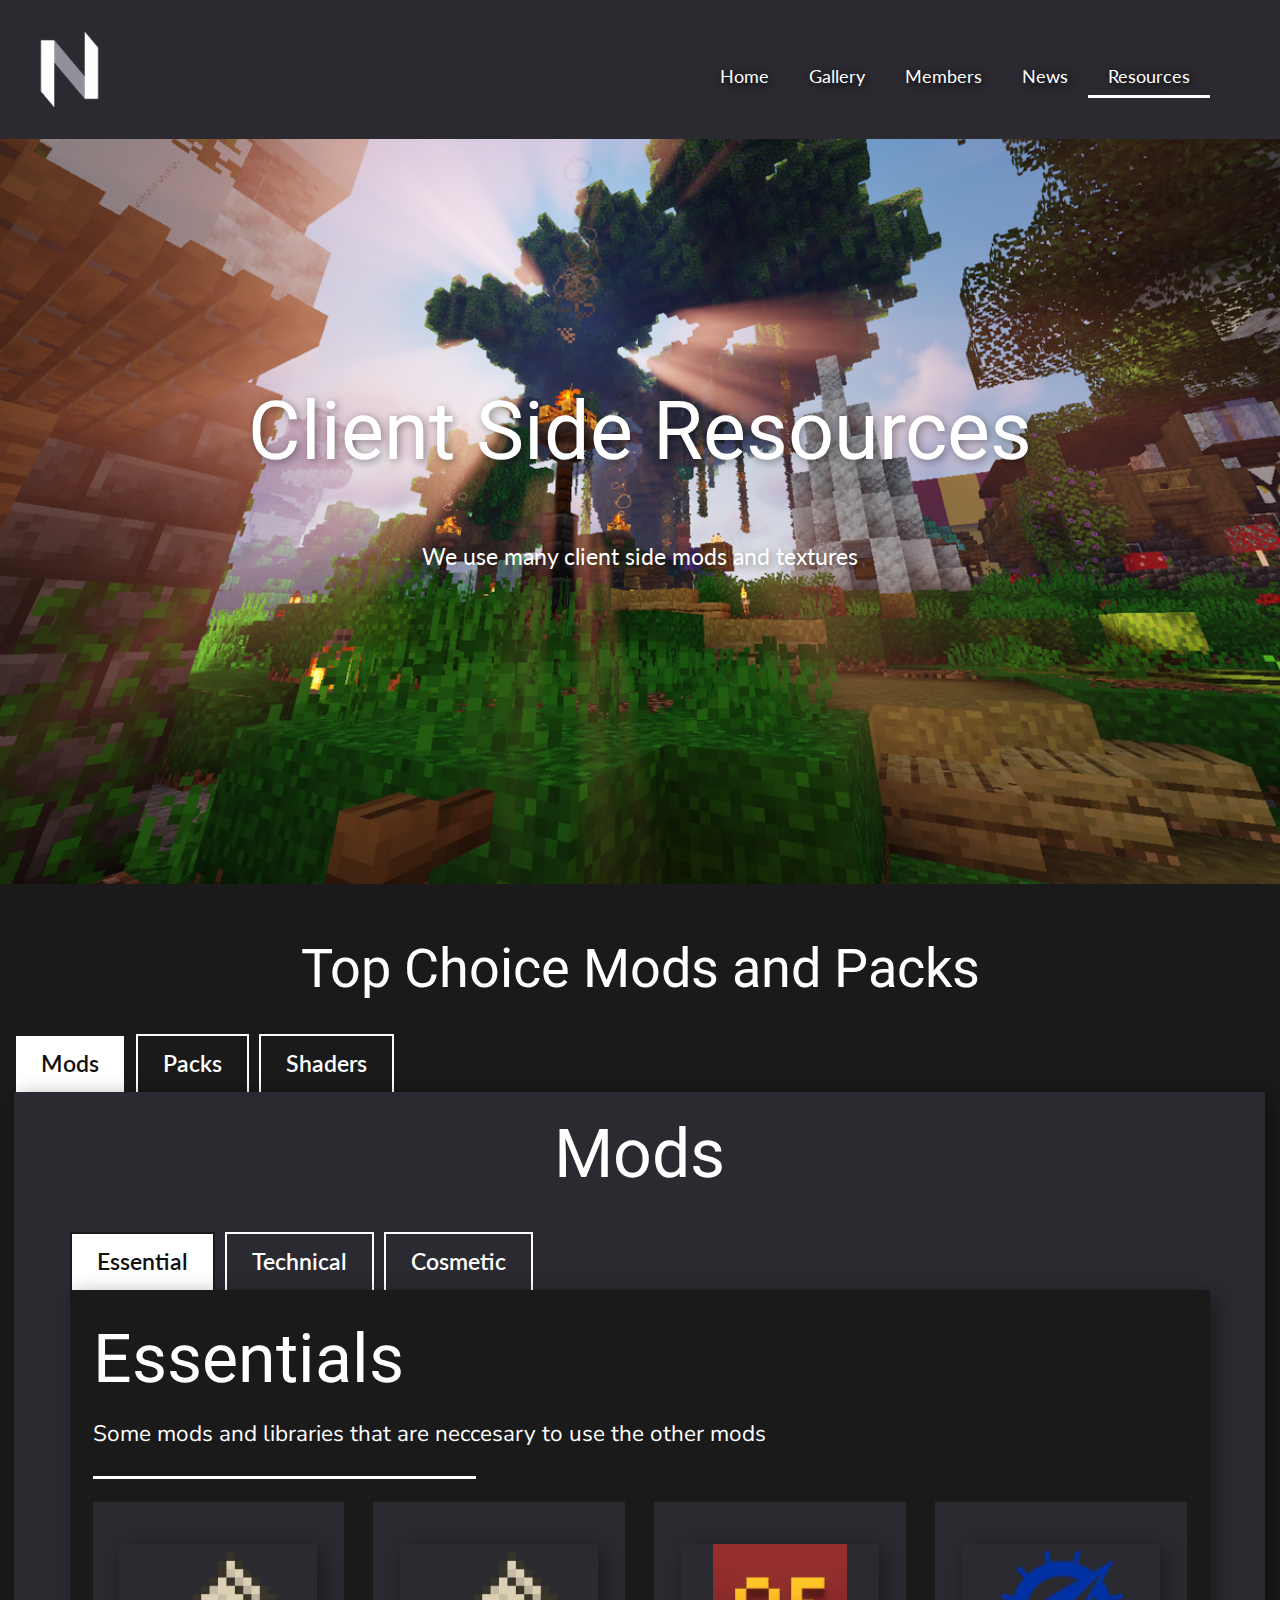
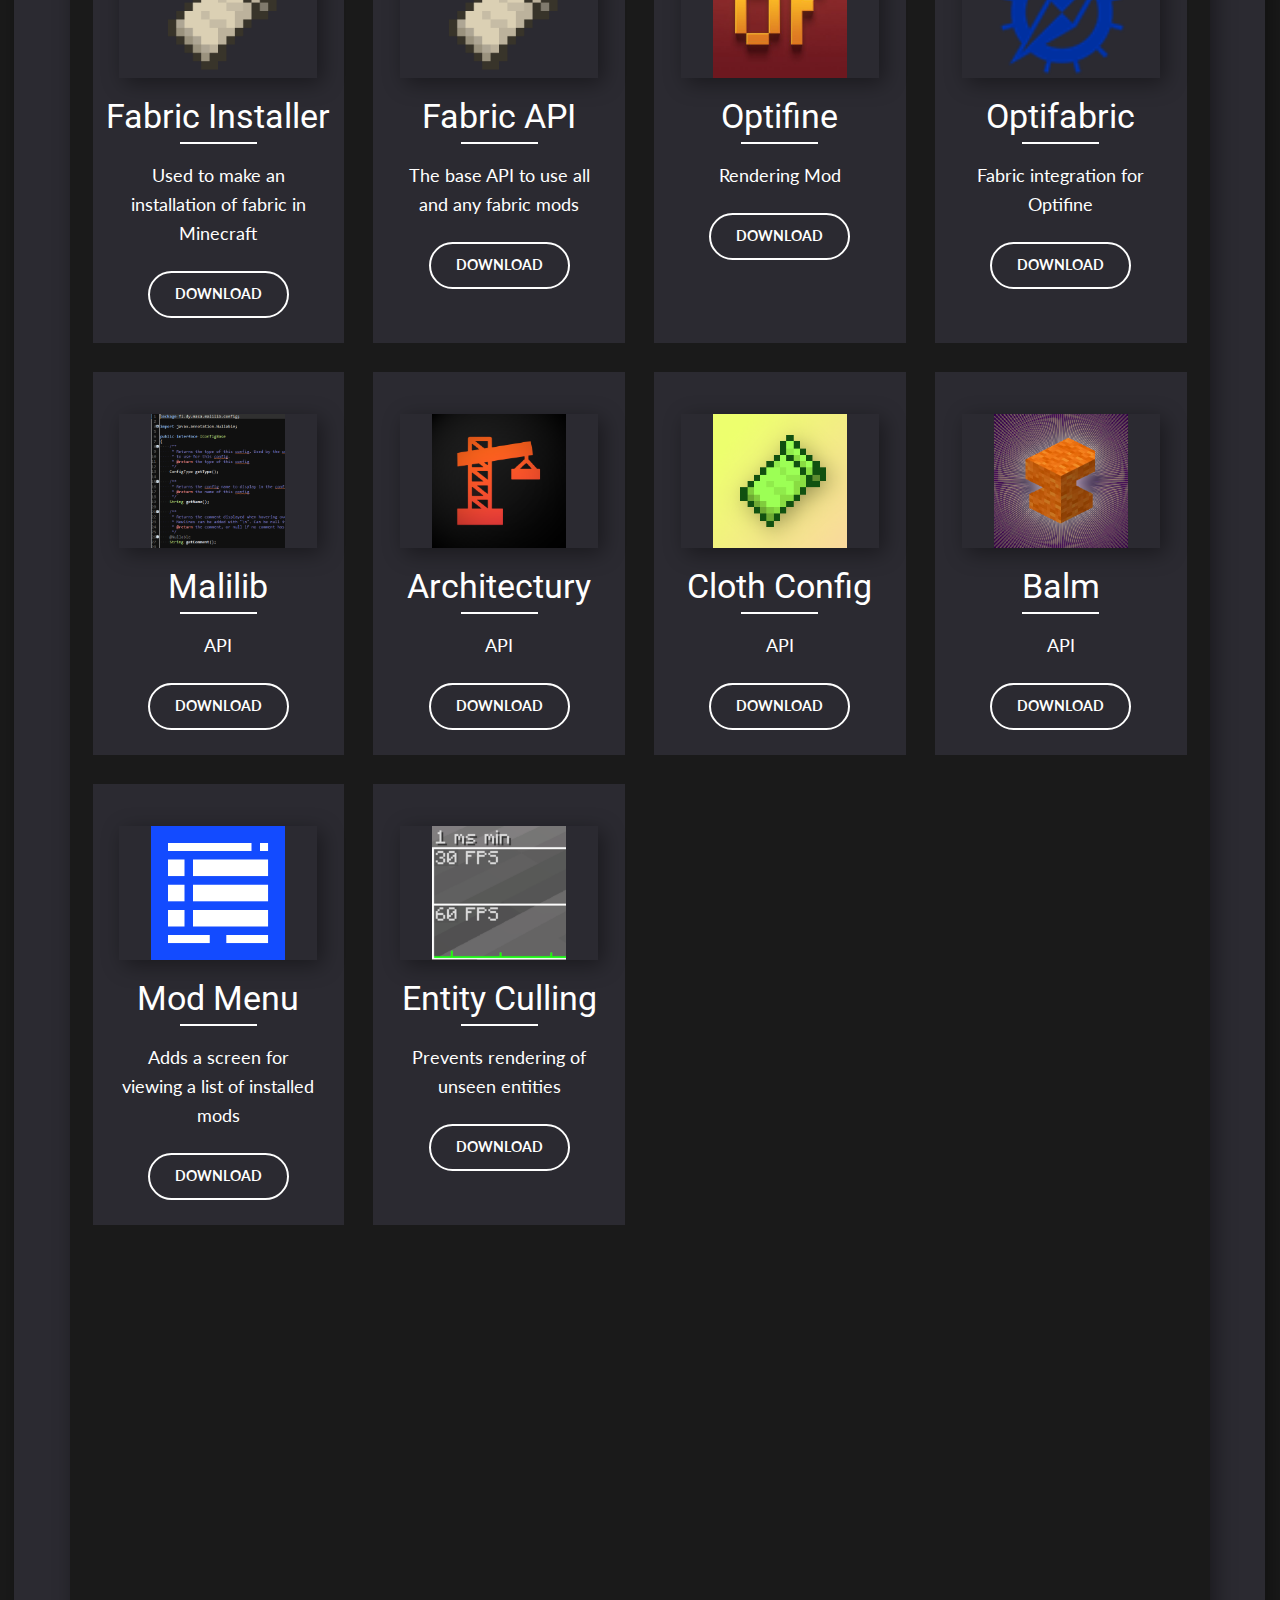
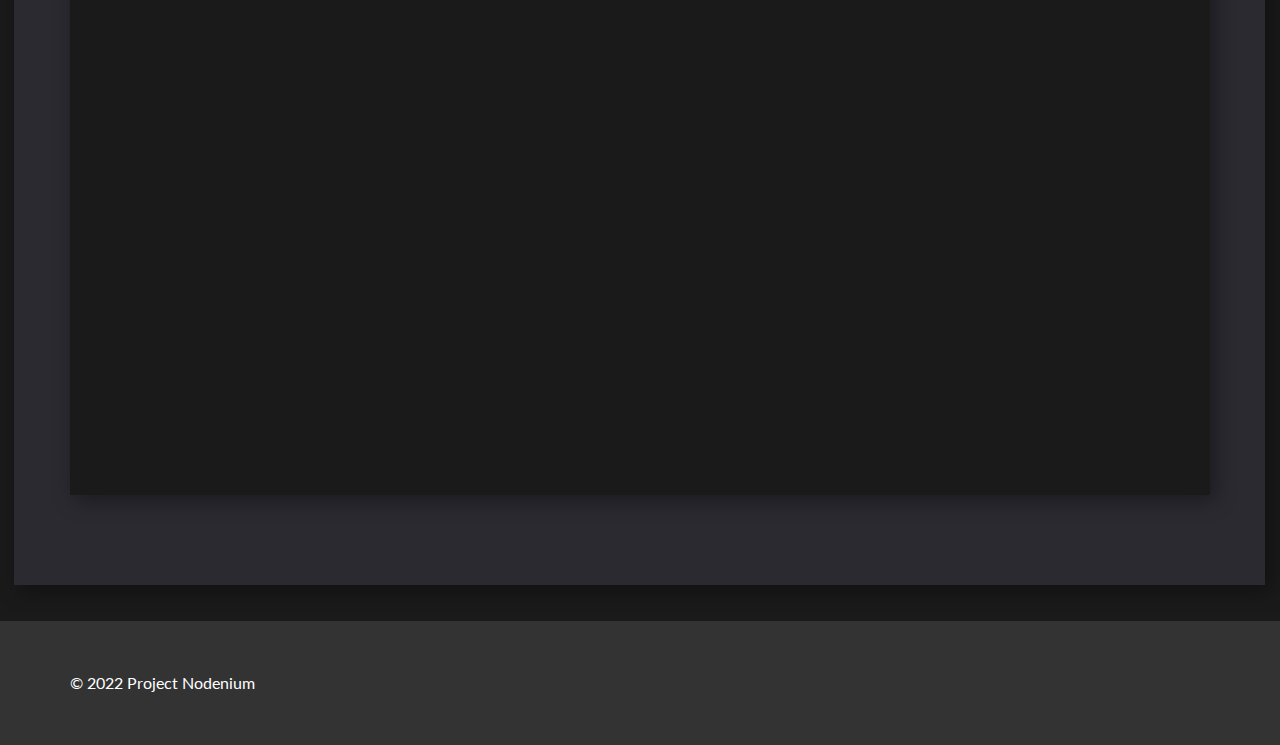
<file: Client-Resources.html>
<!DOCTYPE html>
<html style="font-size: 18px;" lang="en-US">
  <head>
    <meta name="viewport" content="width=device-width, initial-scale=1.0">
    <meta charset="utf-8">
    <meta name="keywords" content="INTUITIVE">
    <meta name="description" content="">
    <meta name="page_type" content="np-template-header-footer-from-plugin">
    <title>Client Resources</title>
    <link rel="stylesheet" href="nicepage.css" media="screen">
<link rel="stylesheet" href="Client-Resources.css" media="screen">
    <script class="u-script" type="text/javascript" src="jquery.js" defer=""></script>
    <script class="u-script" type="text/javascript" src="nicepage.js" defer=""></script>
    <link rel="icon" type="image/x-icon" href="https://projectnodenium.com/images/favicon.ico">
    <link id="u-theme-google-font" rel="stylesheet" href="https://fonts.googleapis.com/css?family=Lato:100,100i,300,300i,400,400i,700,700i,900,900i|Nunito+Sans:200,200i,300,300i,400,400i,600,600i,700,700i,800,800i,900,900i">
    <link id="u-page-google-font" rel="stylesheet" href="https://fonts.googleapis.com/css?family=Roboto:100,100i,300,300i,400,400i,500,500i,700,700i,900,900i">
    
    
    
    <script type="application/ld+json">{
		"@context": "http://schema.org",
		"@type": "Organization",
		"name": "Project Nodenium",
		"logo": "images/m.png"
}</script>
    <meta name="theme-color" content="#2b2a31">
    <meta property="og:title" content="Client Resources">
    <meta property="og:description" content="">
    <meta property="og:type" content="website">
  </head>
  <body class="u-body"><header class="u-clearfix u-header u-palette-1-base u-sticky u-sticky-0d0f u-header" id="sec-5569"><div class="u-clearfix u-sheet u-sheet-1">
        <a href="https://projectnodenium.com" class="u-align-left u-image u-logo u-image-1" data-image-width="500" data-image-height="500">
          <img src="images/m.png" class="u-logo-image u-logo-image-1">
        </a>
        <nav class="u-menu u-menu-dropdown u-offcanvas u-menu-1">
          <div class="menu-collapse" style="font-size: 1rem; letter-spacing: 0px;">
            <a class="u-button-style u-custom-left-right-menu-spacing u-custom-padding-bottom u-custom-text-active-color u-custom-text-shadow u-custom-text-shadow-blur u-custom-text-shadow-transparency u-custom-top-bottom-menu-spacing u-nav-link u-text-active-palette-1-base u-text-hover-palette-2-base" href="#">
              <svg class="u-svg-link" viewBox="0 0 24 24"><use xmlns:xlink="http://www.w3.org/1999/xlink" xlink:href="#menu-hamburger"></use></svg>
              <svg class="u-svg-content" version="1.1" id="menu-hamburger" viewBox="0 0 16 16" x="0px" y="0px" xmlns:xlink="http://www.w3.org/1999/xlink" xmlns="http://www.w3.org/2000/svg"><g><rect y="1" width="16" height="2"></rect><rect y="7" width="16" height="2"></rect><rect y="13" width="16" height="2"></rect>
</g></svg>
            </a>
          </div>
          <div class="u-custom-menu u-nav-container">
            <ul class="u-nav u-unstyled u-nav-1"><li class="u-nav-item"><a class="u-border-3 u-border-active-white u-border-hover-palette-1-light-1 u-border-no-left u-border-no-right u-border-no-top u-button-style u-nav-link u-text-active-white u-text-hover-palette-2-base" href="/" style="padding: 10px 20px; text-shadow: 2px 2px 9px rgba(0,0,0,1);">Home</a>
</li><li class="u-nav-item"><a class="u-border-3 u-border-active-white u-border-hover-palette-1-light-1 u-border-no-left u-border-no-right u-border-no-top u-button-style u-nav-link u-text-active-white u-text-hover-palette-2-base" href="Gallery" style="padding: 10px 20px; text-shadow: 2px 2px 9px rgba(0,0,0,1);">Gallery</a>
</li><li class="u-nav-item"><a class="u-border-3 u-border-active-white u-border-hover-palette-1-light-1 u-border-no-left u-border-no-right u-border-no-top u-button-style u-nav-link u-text-active-white u-text-hover-palette-2-base" href="Members" style="padding: 10px 20px; text-shadow: 2px 2px 9px rgba(0,0,0,1);">Members</a>
</li><li class="u-nav-item"><a class="u-border-3 u-border-active-white u-border-hover-palette-1-light-1 u-border-no-left u-border-no-right u-border-no-top u-button-style u-nav-link u-text-active-white u-text-hover-palette-2-base" href="News" style="padding: 10px 20px; text-shadow: 2px 2px 9px rgba(0,0,0,1);">News</a>
</li><li class="u-nav-item"><a class="u-border-3 u-border-active-white u-border-hover-palette-1-light-1 u-border-no-left u-border-no-right u-border-no-top u-button-style u-nav-link u-text-active-white u-text-hover-palette-2-base" style="padding: 10px 20px; text-shadow: 2px 2px 9px rgba(0,0,0,1);">Resources</a><div class="u-nav-popup"><ul class="u-h-spacing-20 u-nav u-unstyled u-v-spacing-10 u-nav-2"><li class="u-nav-item"><a class="u-button-style u-nav-link u-white" href="Client-Resources">Client Resources</a>
</li><li class="u-nav-item"><a class="u-button-style u-nav-link u-white" href="Server-Resources">Server Resources</a>
</li></ul>
</div>
</li></ul>
          </div>
          <div class="u-custom-menu u-nav-container-collapse">
            <div class="u-black u-container-style u-inner-container-layout u-opacity u-opacity-95 u-sidenav">
              <div class="u-inner-container-layout u-sidenav-overflow">
                <div class="u-menu-close"></div>
                <ul class="u-align-center u-nav u-popupmenu-items u-unstyled u-nav-3"><li class="u-nav-item"><a class="u-button-style u-nav-link" href="/" style="padding: 10px 20px; text-shadow: 2px 2px 9px rgba(0,0,0,1);">Home</a>
</li><li class="u-nav-item"><a class="u-button-style u-nav-link" href="Gallery" style="padding: 10px 20px; text-shadow: 2px 2px 9px rgba(0,0,0,1);">Gallery</a>
</li><li class="u-nav-item"><a class="u-button-style u-nav-link" href="Members" style="padding: 10px 20px; text-shadow: 2px 2px 9px rgba(0,0,0,1);">Members</a>
</li><li class="u-nav-item"><a class="u-button-style u-nav-link" href="News" style="padding: 10px 20px; text-shadow: 2px 2px 9px rgba(0,0,0,1);">News</a>
</li><li class="u-nav-item"><a class="u-button-style u-nav-link" style="padding: 10px 20px; text-shadow: 2px 2px 9px rgba(0,0,0,1);">Resources</a><div class="u-nav-popup"><ul class="u-h-spacing-20 u-nav u-unstyled u-v-spacing-10 u-nav-4"><li class="u-nav-item"><a class="u-button-style u-nav-link" href="Client-Resources">Client Resources</a>
</li><li class="u-nav-item"><a class="u-button-style u-nav-link" href="Server-Resources">Server Resources</a>
</li></ul>
</div>
</li></ul>
              </div>
            </div>
            <div class="u-black u-menu-overlay u-opacity u-opacity-70"></div>
          </div>
        </nav>
      </div></header>
    <section class="u-align-center u-clearfix u-image u-parallax u-section-1" src="" data-image-width="1917" data-image-height="1017" id="sec-3dd0">
      <div class="u-clearfix u-sheet u-sheet-1">
        <h1 class="u-text u-text-body-alt-color u-text-default u-text-1">Client Side Resources</h1>
        <p class="u-large-text u-text u-text-body-alt-color u-text-variant u-text-2">We use many client side mods and textures</p>
      </div>
    </section>
    <section class="u-align-center u-clearfix u-grey-90 u-section-2" id="sec-c62b">
      <div class="u-clearfix u-sheet u-sheet-1">
        <h1 class="u-text u-text-default u-text-1">Top Choice Mods and Packs</h1>
        <h1 class="u-hidden-lg u-hidden-xl u-text u-text-default u-text-2" style="text-align: center; font-size: 1rem; margin: auto;">(Only Available on Computers)</h1>
        <div class="u-hidden-md u-hidden-sm u-hidden-xs u-tab-links-align-left u-tabs u-tabs-1">
          <ul class="u-border-2 u-border-grey-75 u-spacing-10 u-tab-list u-unstyled" role="tablist">
            <li class="u-tab-item" role="presentation">
              <a class="active u-active-white u-border-2 u-border-active-grey-90 u-border-hover-grey-75 u-border-no-bottom u-border-white u-button-style u-tab-link u-tab-link-1" id="link-tab-3cef" href="#tab-3cef" role="tab" aria-controls="tab-3cef" aria-selected="true">Mods<br>
              </a>
            </li>
            <li class="u-tab-item" role="presentation">
              <a class="u-active-white u-border-2 u-border-active-grey-90 u-border-hover-grey-75 u-border-no-bottom u-border-white u-button-style u-tab-link u-tab-link-2" id="link-tab-4beb" href="#tab-4beb" role="tab" aria-controls="tab-4beb" aria-selected="false">Packs<br>
              </a>
            </li>
            <li class="u-tab-item" role="presentation">
              <a class="u-active-white u-border-2 u-border-active-grey-90 u-border-hover-grey-75 u-border-no-bottom u-border-white u-button-style u-tab-link u-tab-link-3" id="link-tab-e2c0" href="#tab-e2c0" role="tab" aria-controls="tab-e2c0" aria-selected="false">Shaders<br>
              </a>
            </li>
          </ul>
          <div class="u-tab-content">
            <div class="u-align-left u-container-style u-palette-1-base u-tab-active u-tab-pane u-tab-pane-1" id="tab-3cef" role="tabpanel" aria-labelledby="link-tab-3cef">
              <div class="u-container-layout u-container-layout-1">
                <h3 class="u-align-center u-text u-text-default u-text-2">Mods</h3>
                <div class="u-tab-links-align-left u-tabs u-tabs-2">
                  <ul class="u-border-2 u-border-grey-75 u-spacing-10 u-tab-list u-unstyled" role="tablist">
                    <li class="u-tab-item" role="presentation">
                      <a class="active u-active-white u-border-2 u-border-active-grey-90 u-border-hover-grey-75 u-border-no-bottom u-border-white u-button-style u-tab-link u-tab-link-4" id="link-tab-06cf" href="#tab-06cf" role="tab" aria-controls="tab-06cf" aria-selected="true">Essential<br>
                      </a>
                    </li>
                    <li class="u-tab-item" role="presentation">
                      <a class="u-active-white u-border-2 u-border-active-grey-90 u-border-hover-grey-75 u-border-no-bottom u-border-white u-button-style u-tab-link u-tab-link-5" id="link-tab-ad68" href="#tab-ad68" role="tab" aria-controls="tab-ad68" aria-selected="false">Technical<br>
                      </a>
                    </li>
                    <li class="u-tab-item" role="presentation">
                      <a class="u-active-white u-border-2 u-border-active-grey-90 u-border-hover-grey-75 u-border-no-bottom u-border-white u-button-style u-tab-link u-tab-link-6" id="link-tab-b00f" href="#tab-b00f" role="tab" aria-controls="tab-b00f" aria-selected="false">Cosmetic<br>
                      </a>
                    </li>
                  </ul>
                  <div class="u-tab-content">
                    <div class="u-align-left u-container-style u-grey-90 u-tab-active u-tab-pane u-tab-pane-2" id="tab-06cf" role="tabpanel" aria-labelledby="link-tab-06cf">
                      <div class="u-container-layout u-container-layout-2">
                        <h3 class="u-text u-text-default u-text-3">Essentials</h3>
                        <h5 class="u-text u-text-default u-text-4">Some mods and libraries that are neccesary to use the other mods</h5>
                        <div class="u-border-3 u-border-white u-line u-line-horizontal u-line-1"></div>
                        <div class="u-layout-grid u-list u-list-1">
                          <div class="u-repeater u-repeater-1">
                            <div class="u-align-center u-container-style u-list-item u-palette-1-base u-repeater-item u-list-item-1">
                              <div class="u-container-layout u-similar-container u-container-layout-3">
                                <img class="u-image u-image-contain u-image-default u-image-1" src="images/21025855.png" alt="" data-image-width="400" data-image-height="400">
                                <h3 class="u-align-center u-text u-text-default u-text-5">Fabric Installer</h3>
                                <div class="u-align-center u-border-2 u-border-white u-line u-line-horizontal u-line-2"></div>
                                <p class="u-align-center u-text u-text-6">Used to make an installation of fabric in Minecraft</p>
                                <a href="https://fabricmc.net/use/installer/" class="u-active-black u-align-left u-border-2 u-border-active-black u-border-hover-black u-border-palette-2-base u-bottom-left-radius-0 u-bottom-right-radius-0 u-btn u-btn-round u-button-style u-hover-white u-palette-1-base u-radius-50 u-text-active-palette-1-base u-text-hover-black u-text-palette-2-base u-top-left-radius-0 u-top-right-radius-0 u-btn-1" target="_blank"> Download</a>
                              </div>
                            </div>
                            <div class="u-align-center u-container-style u-list-item u-palette-1-base u-repeater-item u-list-item-2">
                              <div class="u-container-layout u-similar-container u-container-layout-4">
                                <img class="u-image u-image-contain u-image-default u-image-2" src="images/21025855.png" alt="" data-image-width="400" data-image-height="400">
                                <h3 class="u-align-center u-text u-text-default u-text-7">Fabric API</h3>
                                <div class="u-align-center u-border-2 u-border-white u-line u-line-horizontal u-line-3"></div>
                                <p class="u-align-center u-text u-text-8">The base API to use all and any fabric mods</p>
                                <a href="https://www.curseforge.com/minecraft/mc-mods/fabric-api" class="u-active-black u-align-left u-border-2 u-border-active-black u-border-hover-black u-border-palette-2-base u-bottom-left-radius-0 u-bottom-right-radius-0 u-btn u-btn-round u-button-style u-hover-white u-palette-1-base u-radius-50 u-text-active-palette-1-base u-text-hover-black u-text-palette-2-base u-top-left-radius-0 u-top-right-radius-0 u-btn-2" target="_blank"> Download</a>
                              </div>
                            </div>
                            <div class="u-align-center u-container-style u-list-item u-palette-1-base u-repeater-item u-list-item-3">
                              <div class="u-container-layout u-similar-container u-container-layout-5">
                                <img class="u-image u-image-contain u-image-default u-image-3" src="images/MabYhp8e_400x400.jpg" alt="" data-image-width="400" data-image-height="400">
                                <h3 class="u-align-center u-text u-text-default u-text-9">Optifine</h3>
                                <div class="u-align-center u-border-2 u-border-white u-line u-line-horizontal u-line-4"></div>
                                <p class="u-align-center u-text u-text-10">Rendering Mod</p>
                                <a href="https://optifine.net/downloads" class="u-active-black u-align-left u-border-2 u-border-active-black u-border-hover-black u-border-palette-2-base u-bottom-left-radius-0 u-bottom-right-radius-0 u-btn u-btn-round u-button-style u-hover-white u-palette-1-base u-radius-50 u-text-active-palette-1-base u-text-hover-black u-text-palette-2-base u-top-left-radius-0 u-top-right-radius-0 u-btn-3" target="_blank"> Download</a>
                              </div>
                            </div>
                            <div class="u-align-center u-container-style u-list-item u-palette-1-base u-repeater-item u-list-item-4">
                              <div class="u-container-layout u-similar-container u-container-layout-6">
                                <img class="u-image u-image-contain u-image-default u-image-4" src="images/636941511294490034.png" alt="" data-image-width="64" data-image-height="64">
                                <h3 class="u-align-center u-text u-text-default u-text-11">Optifabric</h3>
                                <div class="u-align-center u-border-2 u-border-white u-line u-line-horizontal u-line-5"></div>
                                <p class="u-align-center u-text u-text-12">Fabric integration for Optifine</p>
                                <a href="https://www.curseforge.com/minecraft/mc-mods/optifabric" class="u-active-black u-align-left u-border-2 u-border-active-black u-border-hover-black u-border-palette-2-base u-bottom-left-radius-0 u-bottom-right-radius-0 u-btn u-btn-round u-button-style u-hover-white u-palette-1-base u-radius-50 u-text-active-palette-1-base u-text-hover-black u-text-palette-2-base u-top-left-radius-0 u-top-right-radius-0 u-btn-4" target="_blank"> Download</a>
                              </div>
                            </div>
                            <div class="u-align-center u-container-style u-list-item u-palette-1-base u-repeater-item u-list-item-5">
                              <div class="u-container-layout u-similar-container u-container-layout-7">
                                <img class="u-image u-image-contain u-image-default u-image-5" src="images/636727036520163113.png" alt="" data-image-width="400" data-image-height="400">
                                <h3 class="u-align-center u-text u-text-default u-text-13">Malilib</h3>
                                <div class="u-align-center u-border-2 u-border-white u-line u-line-horizontal u-line-6"></div>
                                <p class="u-align-center u-text u-text-14">API</p>
                                <a href="https://www.curseforge.com/minecraft/mc-mods/malilib" class="u-active-black u-align-left u-border-2 u-border-active-black u-border-hover-black u-border-palette-2-base u-bottom-left-radius-0 u-bottom-right-radius-0 u-btn u-btn-round u-button-style u-hover-white u-palette-1-base u-radius-50 u-text-active-palette-1-base u-text-hover-black u-text-palette-2-base u-top-left-radius-0 u-top-right-radius-0 u-btn-5" target="_blank"> Download</a>
                              </div>
                            </div>
                            <div class="u-align-center u-container-style u-list-item u-palette-1-base u-repeater-item u-list-item-6">
                              <div class="u-container-layout u-similar-container u-container-layout-8">
                                <img class="u-image u-image-contain u-image-default u-image-6" src="images/74373305.png" alt="" data-image-width="200" data-image-height="200">
                                <h3 class="u-align-center u-text u-text-default u-text-15"> Architectury</h3>
                                <div class="u-align-center u-border-2 u-border-white u-line u-line-horizontal u-line-7"></div>
                                <p class="u-align-center u-text u-text-16">API</p>
                                <a href="https://www.curseforge.com/minecraft/mc-mods/architectury-fabric" class="u-active-black u-align-left u-border-2 u-border-active-black u-border-hover-black u-border-palette-2-base u-bottom-left-radius-0 u-bottom-right-radius-0 u-btn u-btn-round u-button-style u-hover-white u-palette-1-base u-radius-50 u-text-active-palette-1-base u-text-hover-black u-text-palette-2-base u-top-left-radius-0 u-top-right-radius-0 u-btn-6" target="_blank"> Download</a>
                              </div>
                            </div>
                            <div class="u-align-center u-container-style u-list-item u-palette-1-base u-repeater-item u-list-item-7">
                              <div class="u-container-layout u-similar-container u-container-layout-9">
                                <img class="u-image u-image-contain u-image-default u-image-7" src="images/637289313152268031.png" alt="" data-image-width="512" data-image-height="512">
                                <h3 class="u-align-center u-text u-text-default u-text-17">Cloth Config</h3>
                                <div class="u-align-center u-border-2 u-border-white u-line u-line-horizontal u-line-8"></div>
                                <p class="u-align-center u-text u-text-18">API</p>
                                <a href="https://www.curseforge.com/minecraft/mc-mods/cloth-config" class="u-active-black u-align-left u-border-2 u-border-active-black u-border-hover-black u-border-palette-2-base u-bottom-left-radius-0 u-bottom-right-radius-0 u-btn u-btn-round u-button-style u-hover-white u-palette-1-base u-radius-50 u-text-active-palette-1-base u-text-hover-black u-text-palette-2-base u-top-left-radius-0 u-top-right-radius-0 u-btn-7" target="_blank"> Download</a>
                              </div>
                            </div>
                            <div class="u-align-center u-container-style u-list-item u-palette-1-base u-repeater-item u-list-item-8">
                              <div class="u-container-layout u-similar-container u-container-layout-10">
                                <img class="u-image u-image-contain u-image-default u-image-8" src="images/637609870997065500.png" alt="" data-image-width="400" data-image-height="400">
                                <h3 class="u-align-center u-text u-text-default u-text-19">Balm</h3>
                                <div class="u-align-center u-border-2 u-border-white u-line u-line-horizontal u-line-9"></div>
                                <p class="u-align-center u-text u-text-20">API</p>
                                <a href="https://www.curseforge.com/minecraft/mc-mods/balm-fabric" class="u-active-black u-align-left u-border-2 u-border-active-black u-border-hover-black u-border-palette-2-base u-bottom-left-radius-0 u-bottom-right-radius-0 u-btn u-btn-round u-button-style u-hover-white u-palette-1-base u-radius-50 u-text-active-palette-1-base u-text-hover-black u-text-palette-2-base u-top-left-radius-0 u-top-right-radius-0 u-btn-8" target="_blank"> Download</a>
                              </div>
                            </div>
                            <div class="u-align-center u-container-style u-list-item u-palette-1-base u-repeater-item u-list-item-9">
                              <div class="u-container-layout u-similar-container u-container-layout-11">
                                <img class="u-image u-image-contain u-image-default u-image-9" src="images/637285257027983134.png" alt="" data-image-width="512" data-image-height="512">
                                <h3 class="u-align-center u-text u-text-default u-text-21">Mod Menu</h3>
                                <div class="u-align-center u-border-2 u-border-white u-line u-line-horizontal u-line-10"></div>
                                <p class="u-align-center u-text u-text-22"> Adds a screen for viewing a list of installed mods</p>
                                <a href="https://www.curseforge.com/minecraft/mc-mods/modmenu" class="u-active-black u-align-left u-border-2 u-border-active-black u-border-hover-black u-border-palette-2-base u-bottom-left-radius-0 u-bottom-right-radius-0 u-btn u-btn-round u-button-style u-hover-white u-palette-1-base u-radius-50 u-text-active-palette-1-base u-text-hover-black u-text-palette-2-base u-top-left-radius-0 u-top-right-radius-0 u-btn-9" target="_blank"> Download</a>
                              </div>
                            </div>
                            <div class="u-align-center u-container-style u-list-item u-palette-1-base u-repeater-item u-list-item-10">
                              <div class="u-container-layout u-similar-container u-container-layout-12">
                                <img class="u-image u-image-contain u-image-default u-image-10" src="images/637492631463701682.png" alt="" data-image-width="428" data-image-height="428">
                                <h3 class="u-align-center u-text u-text-default u-text-23">Entity Culling</h3>
                                <div class="u-align-center u-border-2 u-border-white u-line u-line-horizontal u-line-11"></div>
                                <p class="u-align-center u-text u-text-24">Prevents rendering of unseen entities</p>
                                <a href="https://www.curseforge.com/minecraft/mc-mods/entityculling" class="u-active-black u-align-left u-border-2 u-border-active-black u-border-hover-black u-border-palette-2-base u-bottom-left-radius-0 u-bottom-right-radius-0 u-btn u-btn-round u-button-style u-hover-white u-palette-1-base u-radius-50 u-text-active-palette-1-base u-text-hover-black u-text-palette-2-base u-top-left-radius-0 u-top-right-radius-0 u-btn-10" target="_blank"> Download</a>
                              </div>
                            </div>
                          </div>
                        </div>
                      </div>
                    </div>
                    <div class="u-align-left u-container-style u-grey-90 u-tab-pane u-tab-pane-3" id="tab-ad68" role="tabpanel" aria-labelledby="link-tab-ad68">
                      <div class="u-container-layout u-container-layout-13">
                        <h3 class="u-text u-text-default u-text-25">Technical</h3>
                        <h5 class="u-text u-text-default u-text-26">Mods that help with the more technical parts of the game</h5>
                        <div class="u-border-3 u-border-white u-line u-line-horizontal u-line-12"></div>
                        <div class="u-layout-grid u-list u-list-2">
                          <div class="u-repeater u-repeater-2">
                            <div class="u-align-center u-container-style u-list-item u-palette-1-base u-repeater-item u-list-item-11">
                              <div class="u-container-layout u-similar-container u-container-layout-14">
                                <img class="u-image u-image-contain u-image-default u-image-11" src="images/636802492918868562.jpeg" alt="" data-image-width="700" data-image-height="700">
                                <h3 class="u-align-center u-text u-text-default u-text-27">Litematica</h3>
                                <div class="u-align-center u-border-2 u-border-white u-line u-line-horizontal u-line-13"></div>
                                <p class="u-align-center u-text u-text-28">Place and take schematics of blocks in game<br>
                                </p>
                                <a href="https://www.curseforge.com/minecraft/mc-mods/litematica" class="u-active-black u-align-left u-border-2 u-border-active-black u-border-hover-black u-border-palette-2-base u-bottom-left-radius-0 u-bottom-right-radius-0 u-btn u-btn-round u-button-style u-hover-white u-palette-1-base u-radius-50 u-text-active-palette-1-base u-text-hover-black u-text-palette-2-base u-top-left-radius-0 u-top-right-radius-0 u-btn-11" target="_blank"> Download</a>
                              </div>
                            </div>
                            <div class="u-align-center u-container-style u-list-item u-palette-1-base u-repeater-item u-list-item-12">
                              <div class="u-container-layout u-similar-container u-container-layout-15">
                                <img class="u-image u-image-contain u-image-default u-image-12" src="images/636992403483369946.png" alt="" data-image-width="500" data-image-height="500">
                                <h3 class="u-align-center u-text u-text-default u-text-29">Minihud<br>
                                </h3>
                                <div class="u-align-center u-border-2 u-border-white u-line u-line-horizontal u-line-14"></div>
                                <p class="u-align-center u-text u-text-30">Overlay information rendering</p>
                                <a href="https://www.curseforge.com/minecraft/mc-mods/minihud" class="u-active-black u-align-left u-border-2 u-border-active-black u-border-hover-black u-border-palette-2-base u-bottom-left-radius-0 u-bottom-right-radius-0 u-btn u-btn-round u-button-style u-hover-white u-palette-1-base u-radius-50 u-text-active-palette-1-base u-text-hover-black u-text-palette-2-base u-top-left-radius-0 u-top-right-radius-0 u-btn-12" target="_blank"> Download</a>
                              </div>
                            </div>
                            <div class="u-align-center u-container-style u-list-item u-palette-1-base u-repeater-item u-list-item-13">
                              <div class="u-container-layout u-similar-container u-container-layout-16">
                                <img class="u-image u-image-contain u-image-default u-image-13" src="images/636662314665459977.jpeg" alt="" data-image-width="670" data-image-height="670">
                                <h3 class="u-align-center u-text u-text-default u-text-31"> Tweakeroo</h3>
                                <div class="u-align-center u-border-2 u-border-white u-line u-line-horizontal u-line-15"></div>
                                <p class="u-align-center u-text u-text-32">Adds many tweaks to the game</p>
                                <a href="https://www.curseforge.com/minecraft/mc-mods/tweakeroo" class="u-active-black u-align-left u-border-2 u-border-active-black u-border-hover-black u-border-palette-2-base u-bottom-left-radius-0 u-bottom-right-radius-0 u-btn u-btn-round u-button-style u-hover-white u-palette-1-base u-radius-50 u-text-active-palette-1-base u-text-hover-black u-text-palette-2-base u-top-left-radius-0 u-top-right-radius-0 u-btn-13" target="_blank"> Download</a>
                              </div>
                            </div>
                            <div class="u-align-center u-container-style u-list-item u-palette-1-base u-repeater-item u-list-item-14">
                              <div class="u-container-layout u-similar-container u-container-layout-17">
                                <img class="u-image u-image-contain u-image-default u-image-14" src="images/637665275706886929.png" alt="" data-image-width="400" data-image-height="400">
                                <h3 class="u-align-center u-text u-text-default u-text-33"> Syncmatica</h3>
                                <div class="u-align-center u-border-2 u-border-white u-line u-line-horizontal u-line-16"></div>
                                <p class="u-align-center u-text u-text-34"> Share litematics and their placements with the entire server</p>
                                <a href="https://www.curseforge.com/minecraft/mc-mods/syncmatica" class="u-active-black u-align-left u-border-2 u-border-active-black u-border-hover-black u-border-palette-2-base u-bottom-left-radius-0 u-bottom-right-radius-0 u-btn u-btn-round u-button-style u-hover-white u-palette-1-base u-radius-50 u-text-active-palette-1-base u-text-hover-black u-text-palette-2-base u-top-left-radius-0 u-top-right-radius-0 u-btn-14" target="_blank"> Download</a>
                              </div>
                            </div>
                            <div class="u-align-center u-container-style u-list-item u-palette-1-base u-repeater-item u-list-item-15">
                              <div class="u-container-layout u-similar-container u-container-layout-18">
                                <img class="u-image u-image-contain u-image-default u-image-15" src="images/637078710316446203.png" alt="" data-image-width="400" data-image-height="400">
                                <h3 class="u-align-center u-text u-text-default u-text-35">WI Zoom</h3>
                                <div class="u-align-center u-border-2 u-border-white u-line u-line-horizontal u-line-17"></div>
                                <p class="u-align-center u-text u-text-36">A more configureable zooming mod</p>
                                <a href="https://www.curseforge.com/minecraft/mc-mods/wi-zoom" class="u-active-black u-align-left u-border-2 u-border-active-black u-border-hover-black u-border-palette-2-base u-bottom-left-radius-0 u-bottom-right-radius-0 u-btn u-btn-round u-button-style u-hover-white u-palette-1-base u-radius-50 u-text-active-palette-1-base u-text-hover-black u-text-palette-2-base u-top-left-radius-0 u-top-right-radius-0 u-btn-15" target="_blank"> Download</a>
                              </div>
                            </div>
                            <div class="u-align-center u-container-style u-list-item u-palette-1-base u-repeater-item u-list-item-16">
                              <div class="u-container-layout u-similar-container u-container-layout-19">
                                <img class="u-image u-image-contain u-image-default u-image-16" src="images/636258666554688823.png" alt="" data-image-width="400" data-image-height="400">
                                <h3 class="u-align-center u-text u-text-default u-text-37">Xaero's Minimap</h3>
                                <div class="u-align-center u-border-2 u-border-white u-line u-line-horizontal u-line-18"></div>
                                <p class="u-align-center u-text u-text-38">Minimap Mod</p>
                                <a href="https://www.curseforge.com/minecraft/mc-mods/xaeros-minimap" class="u-active-black u-align-left u-border-2 u-border-active-black u-border-hover-black u-border-palette-2-base u-bottom-left-radius-0 u-bottom-right-radius-0 u-btn u-btn-round u-button-style u-hover-white u-palette-1-base u-radius-50 u-text-active-palette-1-base u-text-hover-black u-text-palette-2-base u-top-left-radius-0 u-top-right-radius-0 u-btn-16" target="_blank"> Download</a>
                              </div>
                            </div>
                            <div class="u-align-center u-container-style u-list-item u-palette-1-base u-repeater-item u-list-item-17">
                              <div class="u-container-layout u-similar-container u-container-layout-20">
                                <img class="u-image u-image-contain u-image-default u-image-17" src="images/636883654770627603.png" alt="" data-image-width="400" data-image-height="400">
                                <h3 class="u-align-center u-text u-text-default u-text-39"> Mouse Wheelie</h3>
                                <div class="u-align-center u-border-2 u-border-white u-line u-line-horizontal u-line-19"></div>
                                <p class="u-align-center u-text u-text-40">Better item management</p>
                                <a href="https://www.curseforge.com/minecraft/mc-mods/mouse-wheelie" class="u-active-black u-align-left u-border-2 u-border-active-black u-border-hover-black u-border-palette-2-base u-bottom-left-radius-0 u-bottom-right-radius-0 u-btn u-btn-round u-button-style u-hover-white u-palette-1-base u-radius-50 u-text-active-palette-1-base u-text-hover-black u-text-palette-2-base u-top-left-radius-0 u-top-right-radius-0 u-btn-17" target="_blank"> Download</a>
                              </div>
                            </div>
                            <div class="u-align-center u-container-style u-list-item u-palette-1-base u-repeater-item u-list-item-18">
                              <div class="u-container-layout u-similar-container u-container-layout-21">
                                <img class="u-image u-image-contain u-image-default u-image-18" src="images/635915728962120488.jpeg" alt="" data-image-width="400" data-image-height="400">
                                <h3 class="u-align-center u-text u-text-default u-text-41">Item Scroller</h3>
                                <div class="u-align-center u-border-2 u-border-white u-line u-line-horizontal u-line-20"></div>
                                <p class="u-align-center u-text u-text-42">Better item management</p>
                                <a href="https://www.curseforge.com/minecraft/mc-mods/item-scroller" class="u-active-black u-align-left u-border-2 u-border-active-black u-border-hover-black u-border-palette-2-base u-bottom-left-radius-0 u-bottom-right-radius-0 u-btn u-btn-round u-button-style u-hover-white u-palette-1-base u-radius-50 u-text-active-palette-1-base u-text-hover-black u-text-palette-2-base u-top-left-radius-0 u-top-right-radius-0 u-btn-18" target="_blank"> Download</a>
                              </div>
                            </div>
                            <div class="u-align-center u-container-style u-list-item u-palette-1-base u-repeater-item u-list-item-19">
                              <div class="u-container-layout u-similar-container u-container-layout-22">
                                <img class="u-image u-image-contain u-image-default u-image-19" src="images/637263152601954090.png" alt="" data-image-width="400" data-image-height="400">
                                <h3 class="u-align-center u-text u-text-default u-text-43">Boosted Brightness</h3>
                                <div class="u-align-center u-border-2 u-border-white u-line u-line-horizontal u-line-21"></div>
                                <p class="u-align-center u-text u-text-44">Increase gamma for night vision</p>
                                <a href="https://www.curseforge.com/minecraft/mc-mods/boosted-brightness" class="u-active-black u-align-left u-border-2 u-border-active-black u-border-hover-black u-border-palette-2-base u-bottom-left-radius-0 u-bottom-right-radius-0 u-btn u-btn-round u-button-style u-hover-white u-palette-1-base u-radius-50 u-text-active-palette-1-base u-text-hover-black u-text-palette-2-base u-top-left-radius-0 u-top-right-radius-0 u-btn-19" target="_blank"> Download</a>
                              </div>
                            </div>
                            <div class="u-align-center u-container-style u-list-item u-palette-1-base u-repeater-item u-list-item-20">
                              <div class="u-container-layout u-similar-container u-container-layout-23">
                                <img class="u-image u-image-contain u-image-default u-image-20" src="images/636224048898415001.png" alt="" data-image-width="514" data-image-height="420">
                                <h3 class="u-align-center u-text u-text-default u-text-45">Toro Health</h3>
                                <div class="u-align-center u-border-2 u-border-white u-line u-line-horizontal u-line-22"></div>
                                <p class="u-align-center u-text u-text-46">Shows mob health and attack indicators</p>
                                <a href="https://www.curseforge.com/minecraft/mc-mods/torohealth-damage-indicators" class="u-active-black u-align-left u-border-2 u-border-active-black u-border-hover-black u-border-palette-2-base u-bottom-left-radius-0 u-bottom-right-radius-0 u-btn u-btn-round u-button-style u-hover-white u-palette-1-base u-radius-50 u-text-active-palette-1-base u-text-hover-black u-text-palette-2-base u-top-left-radius-0 u-top-right-radius-0 u-btn-20" target="_blank"> Download</a>
                              </div>
                            </div>
                            <div class="u-align-center u-container-style u-list-item u-palette-1-base u-repeater-item u-list-item-21">
                              <div class="u-container-layout u-similar-container u-container-layout-24">
                                <img class="u-image u-image-contain u-image-default u-image-21" src="images/636972456902715264.png" alt="" data-image-width="512" data-image-height="512">
                                <h3 class="u-align-center u-text u-text-default u-text-47">Light Overlay</h3>
                                <div class="u-align-center u-border-2 u-border-white u-line u-line-horizontal u-line-23"></div>
                                <p class="u-align-center u-text u-text-48">Shows the block light levels</p>
                                <a href="https://www.curseforge.com/minecraft/mc-mods/light-overlay" class="u-active-black u-align-left u-border-2 u-border-active-black u-border-hover-black u-border-palette-2-base u-bottom-left-radius-0 u-bottom-right-radius-0 u-btn u-btn-round u-button-style u-hover-white u-palette-1-base u-radius-50 u-text-active-palette-1-base u-text-hover-black u-text-palette-2-base u-top-left-radius-0 u-top-right-radius-0 u-btn-21" target="_blank"> Download</a>
                              </div>
                            </div>
                            <div class="u-align-center u-container-style u-list-item u-palette-1-base u-repeater-item u-list-item-22">
                              <div class="u-container-layout u-similar-container u-container-layout-25">
                                <img class="u-image u-image-contain u-image-default u-image-22" src="images/636866610084716485.png" alt="" data-image-width="600" data-image-height="600">
                                <h3 class="u-align-center u-text u-text-default u-text-49">Shulker Box Tool Tips</h3>
                                <div class="u-align-center u-border-2 u-border-white u-line u-line-horizontal u-line-24"></div>
                                <p class="u-align-center u-text u-text-50">Shows the contents of a shulker in the inventory</p>
                                <a href="https://www.curseforge.com/minecraft/mc-mods/shulkerboxtooltip" class="u-active-black u-align-left u-border-2 u-border-active-black u-border-hover-black u-border-palette-2-base u-bottom-left-radius-0 u-bottom-right-radius-0 u-btn u-btn-round u-button-style u-hover-white u-palette-1-base u-radius-50 u-text-active-palette-1-base u-text-hover-black u-text-palette-2-base u-top-left-radius-0 u-top-right-radius-0 u-btn-22" target="_blank"> Download</a>
                              </div>
                            </div>
                            <div class="u-align-center u-container-style u-list-item u-palette-1-base u-repeater-item u-list-item-23">
                              <div class="u-container-layout u-similar-container u-container-layout-26">
                                <img class="u-image u-image-contain u-image-default u-image-23" src="images/637421795477750277.png" alt="" data-image-width="600" data-image-height="600">
                                <h3 class="u-align-center u-text u-text-default u-text-51">Inventory Hotswap</h3>
                                <div class="u-align-center u-border-2 u-border-white u-line u-line-horizontal u-line-25"></div>
                                <p class="u-align-center u-text u-text-52">Quickly change out your hotbar</p>
                                <a href="https://www.curseforge.com/minecraft/mc-mods/inventory-hotswap" class="u-active-black u-align-left u-border-2 u-border-active-black u-border-hover-black u-border-palette-2-base u-bottom-left-radius-0 u-bottom-right-radius-0 u-btn u-btn-round u-button-style u-hover-white u-palette-1-base u-radius-50 u-text-active-palette-1-base u-text-hover-black u-text-palette-2-base u-top-left-radius-0 u-top-right-radius-0 u-btn-23" target="_blank"> Download</a>
                              </div>
                            </div>
                            <div class="u-align-center u-container-style u-list-item u-palette-1-base u-repeater-item u-list-item-24">
                              <div class="u-container-layout u-similar-container u-container-layout-27">
                                <img class="u-image u-image-contain u-image-default u-image-24" src="images/637343003476824368.png" alt="" data-image-width="600" data-image-height="600">
                                <h3 class="u-align-center u-text u-text-default u-text-53">Click Through</h3>
                                <div class="u-align-center u-border-2 u-border-white u-line u-line-horizontal u-line-26"></div>
                                <p class="u-align-center u-text u-text-54">Click through item frames and signs</p>
                                <a href="https://www.curseforge.com/minecraft/mc-mods/clickthrough" class="u-active-black u-align-left u-border-2 u-border-active-black u-border-hover-black u-border-palette-2-base u-bottom-left-radius-0 u-bottom-right-radius-0 u-btn u-btn-round u-button-style u-hover-white u-palette-1-base u-radius-50 u-text-active-palette-1-base u-text-hover-black u-text-palette-2-base u-top-left-radius-0 u-top-right-radius-0 u-btn-24" target="_blank"> Download</a>
                              </div>
                            </div>
                            <div class="u-align-center u-container-style u-list-item u-palette-1-base u-repeater-item u-list-item-25">
                              <div class="u-container-layout u-similar-container u-container-layout-28">
                                <img class="u-image u-image-contain u-image-default u-image-25" src="images/637408227108285137.png" alt="" data-image-width="400" data-image-height="400">
                                <h3 class="u-align-center u-text u-text-default u-text-55">Inv Move</h3>
                                <div class="u-align-center u-border-2 u-border-white u-line u-line-horizontal u-line-27"></div>
                                <p class="u-align-center u-text u-text-56">Interact with the world while the inventory is open</p>
                                <a href="https://www.curseforge.com/minecraft/mc-mods/invmove-fabric" class="u-active-black u-align-left u-border-2 u-border-active-black u-border-hover-black u-border-palette-2-base u-bottom-left-radius-0 u-bottom-right-radius-0 u-btn u-btn-round u-button-style u-hover-white u-palette-1-base u-radius-50 u-text-active-palette-1-base u-text-hover-black u-text-palette-2-base u-top-left-radius-0 u-top-right-radius-0 u-btn-25" target="_blank"> Download</a>
                              </div>
                            </div>
                            <div class="u-align-center u-container-style u-list-item u-palette-1-base u-repeater-item u-list-item-26">
                              <div class="u-container-layout u-similar-container u-container-layout-29">
                                <img class="u-image u-image-contain u-image-default u-image-26" src="images/636950558499693307.png" alt="" data-image-width="400" data-image-height="400">
                                <h3 class="u-align-center u-text u-text-default u-text-57">Accurate Block Placement</h3>
                                <div class="u-align-center u-border-2 u-border-white u-line u-line-horizontal u-line-28"></div>
                                <p class="u-align-center u-text u-text-58">Hold and drag place blocks quickly like bedrock edition</p>
                                <a href="https://www.curseforge.com/minecraft/mc-mods/accurate-block-placement" class="u-active-black u-align-left u-border-2 u-border-active-black u-border-hover-black u-border-palette-2-base u-bottom-left-radius-0 u-bottom-right-radius-0 u-btn u-btn-round u-button-style u-hover-white u-palette-1-base u-radius-50 u-text-active-palette-1-base u-text-hover-black u-text-palette-2-base u-top-left-radius-0 u-top-right-radius-0 u-btn-26" target="_blank"> Download</a>
                              </div>
                            </div>
                            <div class="u-align-center u-container-style u-list-item u-palette-1-base u-repeater-item u-list-item-27">
                              <div class="u-container-layout u-similar-container u-container-layout-30">
                                <img class="u-image u-image-contain u-image-default u-image-27" src="images/637339001005284974.png" alt="" data-image-width="400" data-image-height="400">
                                <h3 class="u-align-center u-text u-text-default u-text-59">NBT Crafting</h3>
                                <div class="u-align-center u-border-2 u-border-white u-line u-line-horizontal u-line-29"></div>
                                <p class="u-align-center u-text u-text-60">Better crafting</p>
                                <a href="https://www.curseforge.com/minecraft/mc-mods/nbt-crafting" class="u-active-black u-align-left u-border-2 u-border-active-black u-border-hover-black u-border-palette-2-base u-bottom-left-radius-0 u-bottom-right-radius-0 u-btn u-btn-round u-button-style u-hover-white u-palette-1-base u-radius-50 u-text-active-palette-1-base u-text-hover-black u-text-palette-2-base u-top-left-radius-0 u-top-right-radius-0 u-btn-27" target="_blank"> Download</a>
                              </div>
                            </div>
                            <div class="u-align-center u-container-style u-list-item u-palette-1-base u-repeater-item u-list-item-28">
                              <div class="u-container-layout u-similar-container u-container-layout-31">
                                <img class="u-image u-image-contain u-image-default u-image-28" src="images/637288588396029855.png" alt="" data-image-width="512" data-image-height="512">
                                <h3 class="u-align-center u-text u-text-default u-text-61">Easier Crafting</h3>
                                <div class="u-align-center u-border-2 u-border-white u-line u-line-horizontal u-line-30"></div>
                                <p class="u-align-center u-text u-text-62">Faster Crafting</p>
                                <a href="https://www.curseforge.com/minecraft/mc-mods/easiercrafting" class="u-active-black u-align-left u-border-2 u-border-active-black u-border-hover-black u-border-palette-2-base u-bottom-left-radius-0 u-bottom-right-radius-0 u-btn u-btn-round u-button-style u-hover-white u-palette-1-base u-radius-50 u-text-active-palette-1-base u-text-hover-black u-text-palette-2-base u-top-left-radius-0 u-top-right-radius-0 u-btn-28" target="_blank"> Download</a>
                              </div>
                            </div>
                            <div class="u-align-center u-container-style u-list-item u-palette-1-base u-repeater-item u-list-item-29">
                              <div class="u-container-layout u-similar-container u-container-layout-32">
                                <img class="u-image u-image-contain u-image-default u-image-29" src="images/637288595645141172.png" alt="" data-image-width="512" data-image-height="512">
                                <h3 class="u-align-center u-text u-text-default u-text-63">Easier Trading</h3>
                                <div class="u-align-center u-border-2 u-border-white u-line u-line-horizontal u-line-31"></div>
                                <p class="u-align-center u-text u-text-64">Fast mass villager trading</p>
                                <a href="https://www.curseforge.com/minecraft/mc-mods/easiervillagertrading" class="u-active-black u-align-left u-border-2 u-border-active-black u-border-hover-black u-border-palette-2-base u-bottom-left-radius-0 u-bottom-right-radius-0 u-btn u-btn-round u-button-style u-hover-white u-palette-1-base u-radius-50 u-text-active-palette-1-base u-text-hover-black u-text-palette-2-base u-top-left-radius-0 u-top-right-radius-0 u-btn-29" target="_blank"> Download</a>
                              </div>
                            </div>
                            <div class="u-align-center u-container-style u-list-item u-palette-1-base u-repeater-item u-list-item-30">
                              <div class="u-container-layout u-similar-container u-container-layout-33">
                                <img class="u-image u-image-contain u-image-default u-image-30" src="images/6375841720627827911.png" alt="" data-image-width="512" data-image-height="512">
                                <h3 class="u-align-center u-text u-text-default u-text-65">Simple Voice Chat</h3>
                                <div class="u-align-center u-border-2 u-border-white u-line u-line-horizontal u-line-32"></div>
                                <p class="u-align-center u-text u-text-66">Talk to others in-game realtime</p>
                                <a href="https://www.curseforge.com/minecraft/mc-mods/simple-voice-chat" class="u-active-black u-align-left u-border-2 u-border-active-black u-border-hover-black u-border-palette-2-base u-bottom-left-radius-0 u-bottom-right-radius-0 u-btn u-btn-round u-button-style u-hover-white u-palette-1-base u-radius-50 u-text-active-palette-1-base u-text-hover-black u-text-palette-2-base u-top-left-radius-0 u-top-right-radius-0 u-btn-30" target="_blank"> Download</a>
                              </div>
                            </div>
                          </div>
                        </div>
                      </div>
                    </div>
                    <div class="u-align-left u-container-style u-grey-90 u-tab-pane u-tab-pane-4" id="tab-b00f" role="tabpanel" aria-labelledby="link-tab-b00f">
                      <div class="u-container-layout u-container-layout-34">
                        <h3 class="u-text u-text-default u-text-67">Cosmetic</h3>
                        <h5 class="u-text u-text-default u-text-68">These mods are not useful, but make the game look pretty</h5>
                        <div class="u-border-3 u-border-white u-line u-line-horizontal u-line-33"></div>
                        <div class="u-layout-grid u-list u-list-3">
                          <div class="u-repeater u-repeater-3">
                            <div class="u-align-center u-container-style u-list-item u-palette-1-base u-repeater-item u-list-item-31">
                              <div class="u-container-layout u-similar-container u-container-layout-35">
                                <img class="u-image u-image-contain u-image-default u-image-31" src="images/637657627491599401.png" alt="" data-image-width="512" data-image-height="512">
                                <h3 class="u-align-center u-text u-text-default u-text-69">3D Skin Layers</h3>
                                <div class="u-align-center u-border-2 u-border-white u-line u-line-horizontal u-line-34"></div>
                                <p class="u-align-center u-text u-text-70">Render the player's skin as a 3d object</p>
                                <a href="https://www.curseforge.com/minecraft/mc-mods/skin-layers-3d" class="u-active-black u-align-left u-border-2 u-border-active-black u-border-hover-black u-border-palette-2-base u-bottom-left-radius-0 u-bottom-right-radius-0 u-btn u-btn-round u-button-style u-hover-white u-palette-1-base u-radius-50 u-text-active-palette-1-base u-text-hover-black u-text-palette-2-base u-top-left-radius-0 u-top-right-radius-0 u-btn-31" target="_blank"> Download</a>
                              </div>
                            </div>
                            <div class="u-align-center u-container-style u-list-item u-palette-1-base u-repeater-item u-list-item-32">
                              <div class="u-container-layout u-similar-container u-container-layout-36">
                                <img class="u-image u-image-contain u-image-default u-image-32" src="images/637587416534783614.png" alt="" data-image-width="640" data-image-height="640">
                                <h3 class="u-align-center u-text u-text-default u-text-71">Better Thrid Person</h3>
                                <div class="u-align-center u-border-2 u-border-white u-line u-line-horizontal u-line-35"></div>
                                <p class="u-align-center u-text u-text-72">Makes 3rd person playable</p>
                                <a href="https://www.curseforge.com/minecraft/mc-mods/better-third-person" class="u-active-black u-align-left u-border-2 u-border-active-black u-border-hover-black u-border-palette-2-base u-bottom-left-radius-0 u-bottom-right-radius-0 u-btn u-btn-round u-button-style u-hover-white u-palette-1-base u-radius-50 u-text-active-palette-1-base u-text-hover-black u-text-palette-2-base u-top-left-radius-0 u-top-right-radius-0 u-btn-32" target="_blank"> Download</a>
                              </div>
                            </div>
                            <div class="u-align-center u-container-style u-list-item u-palette-1-base u-repeater-item u-list-item-33">
                              <div class="u-container-layout u-similar-container u-container-layout-37">
                                <img class="u-image u-image-contain u-image-default u-image-33" src="images/Screenshot2022-01-26202637.png" alt="" data-image-width="98" data-image-height="101">
                                <h3 class="u-align-center u-text u-text-default u-text-73">Chat Heads</h3>
                                <div class="u-align-center u-border-2 u-border-white u-line u-line-horizontal u-line-36"></div>
                                <p class="u-align-center u-text u-text-74">Shows the players head by their messages in chat</p>
                                <a href="https://www.curseforge.com/minecraft/mc-mods/chat-heads" class="u-active-black u-align-left u-border-2 u-border-active-black u-border-hover-black u-border-palette-2-base u-bottom-left-radius-0 u-bottom-right-radius-0 u-btn u-btn-round u-button-style u-hover-white u-palette-1-base u-radius-50 u-text-active-palette-1-base u-text-hover-black u-text-palette-2-base u-top-left-radius-0 u-top-right-radius-0 u-btn-33" target="_blank"> Download</a>
                              </div>
                            </div>
                            <div class="u-align-center u-container-style u-list-item u-palette-1-base u-repeater-item u-list-item-34">
                              <div class="u-container-layout u-similar-container u-container-layout-38">
                                <img class="u-image u-image-contain u-image-default u-image-34" src="images/637287854424696992.png" alt="" data-image-width="400" data-image-height="400">
                                <h3 class="u-align-center u-text u-text-default u-text-75">Dynamic Sound Filters</h3>
                                <div class="u-align-center u-border-2 u-border-white u-line u-line-horizontal u-line-37"></div>
                                <p class="u-align-center u-text u-text-76">Adds realistic reverb and sound occlusion</p>
                                <a href="https://www.curseforge.com/minecraft/mc-mods/dynamic-sound-filters" class="u-active-black u-align-left u-border-2 u-border-active-black u-border-hover-black u-border-palette-2-base u-bottom-left-radius-0 u-bottom-right-radius-0 u-btn u-btn-round u-button-style u-hover-white u-palette-1-base u-radius-50 u-text-active-palette-1-base u-text-hover-black u-text-palette-2-base u-top-left-radius-0 u-top-right-radius-0 u-btn-34" target="_blank"> Download</a>
                              </div>
                            </div>
                            <div class="u-align-center u-container-style u-list-item u-palette-1-base u-repeater-item u-list-item-35">
                              <div class="u-container-layout u-similar-container u-container-layout-39">
                                <img class="u-image u-image-contain u-image-default u-image-35" src="images/637671187828924709_animated.gif" alt="" data-image-width="64" data-image-height="64">
                                <h3 class="u-align-center u-text u-text-default u-text-77">Eating Animations</h3>
                                <div class="u-align-center u-border-2 u-border-white u-line u-line-horizontal u-line-38"></div>
                                <p class="u-align-center u-text u-text-78">Actually eat the food</p>
                                <a href="https://www.curseforge.com/minecraft/mc-mods/eating-animation-fabric" class="u-active-black u-align-left u-border-2 u-border-active-black u-border-hover-black u-border-palette-2-base u-bottom-left-radius-0 u-bottom-right-radius-0 u-btn u-btn-round u-button-style u-hover-white u-palette-1-base u-radius-50 u-text-active-palette-1-base u-text-hover-black u-text-palette-2-base u-top-left-radius-0 u-top-right-radius-0 u-btn-35" target="_blank"> Download</a>
                              </div>
                            </div>
                            <div class="u-align-center u-container-style u-list-item u-palette-1-base u-repeater-item u-list-item-36">
                              <div class="u-container-layout u-similar-container u-container-layout-40">
                                <img class="u-image u-image-contain u-image-default u-image-36" src="images/637748529243644133.png" alt="" data-image-width="767" data-image-height="767">
                                <h3 class="u-align-center u-text u-text-default u-text-79">Effective</h3>
                                <div class="u-align-center u-border-2 u-border-white u-line u-line-horizontal u-line-39"></div>
                                <p class="u-align-center u-text u-text-80">Adds waterfall mist and splashes</p>
                                <a href="https://www.curseforge.com/minecraft/mc-mods/effective" class="u-active-black u-align-left u-border-2 u-border-active-black u-border-hover-black u-border-palette-2-base u-bottom-left-radius-0 u-bottom-right-radius-0 u-btn u-btn-round u-button-style u-hover-white u-palette-1-base u-radius-50 u-text-active-palette-1-base u-text-hover-black u-text-palette-2-base u-top-left-radius-0 u-top-right-radius-0 u-btn-36" target="_blank"> Download</a>
                              </div>
                            </div>
                            <div class="u-align-center u-container-style u-list-item u-palette-1-base u-repeater-item u-list-item-37">
                              <div class="u-container-layout u-similar-container u-container-layout-41">
                                <img class="u-image u-image-contain u-image-default u-image-37" src="images/637557607046288304.png" alt="" data-image-width="512" data-image-height="512">
                                <h3 class="u-align-center u-text u-text-default u-text-81">Extra Sounds</h3>
                                <div class="u-align-center u-border-2 u-border-white u-line u-line-horizontal u-line-40"></div>
                                <p class="u-align-center u-text u-text-82">Adds more immersive sounds</p>
                                <a href="https://www.curseforge.com/minecraft/mc-mods/extrasounds" class="u-active-black u-align-left u-border-2 u-border-active-black u-border-hover-black u-border-palette-2-base u-bottom-left-radius-0 u-bottom-right-radius-0 u-btn u-btn-round u-button-style u-hover-white u-palette-1-base u-radius-50 u-text-active-palette-1-base u-text-hover-black u-text-palette-2-base u-top-left-radius-0 u-top-right-radius-0 u-btn-37" target="_blank"> Download</a>
                              </div>
                            </div>
                            <div class="u-align-center u-container-style u-list-item u-palette-1-base u-repeater-item u-list-item-38">
                              <div class="u-container-layout u-similar-container u-container-layout-42">
                                <img class="u-image u-image-contain u-image-default u-image-38" src="images/637400592017635072.gif" alt="" data-image-width="480" data-image-height="480">
                                <h3 class="u-align-center u-text u-text-default u-text-83">Falling Leaves</h3>
                                <div class="u-align-center u-border-2 u-border-white u-line u-line-horizontal u-line-41"></div>
                                <p class="u-align-center u-text u-text-84">Falling leaf particles under leaf blocks</p>
                                <a href="https://www.curseforge.com/minecraft/mc-mods/falling-leaves-fabric" class="u-active-black u-align-left u-border-2 u-border-active-black u-border-hover-black u-border-palette-2-base u-bottom-left-radius-0 u-bottom-right-radius-0 u-btn u-btn-round u-button-style u-hover-white u-palette-1-base u-radius-50 u-text-active-palette-1-base u-text-hover-black u-text-palette-2-base u-top-left-radius-0 u-top-right-radius-0 u-btn-38" target="_blank"> Download</a>
                              </div>
                            </div>
                            <div class="u-align-center u-container-style u-list-item u-palette-1-base u-repeater-item u-list-item-39">
                              <div class="u-container-layout u-similar-container u-container-layout-43">
                                <img class="u-image u-image-contain u-image-default u-image-39" src="images/637719835163258464.png" alt="" data-image-width="2000" data-image-height="2000">
                                <h3 class="u-align-center u-text u-text-default u-text-85">Illuminations</h3>
                                <div class="u-align-center u-border-2 u-border-white u-line u-line-horizontal u-line-42"></div>
                                <p class="u-align-center u-text u-text-86">Glowing fantasy style particles</p>
                                <a href="https://www.curseforge.com/minecraft/mc-mods/illuminations" class="u-active-black u-align-left u-border-2 u-border-active-black u-border-hover-black u-border-palette-2-base u-bottom-left-radius-0 u-bottom-right-radius-0 u-btn u-btn-round u-button-style u-hover-white u-palette-1-base u-radius-50 u-text-active-palette-1-base u-text-hover-black u-text-palette-2-base u-top-left-radius-0 u-top-right-radius-0 u-btn-39" target="_blank"> Download</a>
                              </div>
                            </div>
                            <div class="u-align-center u-container-style u-list-item u-palette-1-base u-repeater-item u-list-item-40">
                              <div class="u-container-layout u-similar-container u-container-layout-44">
                                <img class="u-image u-image-contain u-image-default u-image-40" src="images/636884450467512284.png" alt="" data-image-width="400" data-image-height="400">
                                <h3 class="u-align-center u-text u-text-default u-text-87">MAbiance</h3>
                                <div class="u-align-center u-border-2 u-border-white u-line u-line-horizontal u-line-43"></div>
                                <p class="u-align-center u-text u-text-88">Adds more sounds and sound filters</p>
                                <a href="https://www.curseforge.com/minecraft/mc-mods/mambience" class="u-active-black u-align-left u-border-2 u-border-active-black u-border-hover-black u-border-palette-2-base u-bottom-left-radius-0 u-bottom-right-radius-0 u-btn u-btn-round u-button-style u-hover-white u-palette-1-base u-radius-50 u-text-active-palette-1-base u-text-hover-black u-text-palette-2-base u-top-left-radius-0 u-top-right-radius-0 u-btn-40" target="_blank"> Download</a>
                              </div>
                            </div>
                            <div class="u-align-center u-container-style u-list-item u-palette-1-base u-repeater-item u-list-item-41">
                              <div class="u-container-layout u-similar-container u-container-layout-45">
                                <img class="u-image u-image-contain u-image-default u-image-41" src="images/637454010542845990.png" alt="" data-image-width="700" data-image-height="700">
                                <h3 class="u-align-center u-text u-text-default u-text-89">Not Enough Animations</h3>
                                <div class="u-align-center u-border-2 u-border-white u-line u-line-horizontal u-line-44"></div>
                                <p class="u-align-center u-text u-text-90">More animations</p>
                                <a href="https://www.curseforge.com/minecraft/mc-mods/not-enough-animations" class="u-active-black u-align-left u-border-2 u-border-active-black u-border-hover-black u-border-palette-2-base u-bottom-left-radius-0 u-bottom-right-radius-0 u-btn u-btn-round u-button-style u-hover-white u-palette-1-base u-radius-50 u-text-active-palette-1-base u-text-hover-black u-text-palette-2-base u-top-left-radius-0 u-top-right-radius-0 u-btn-41" target="_blank"> Download</a>
                              </div>
                            </div>
                            <div class="u-align-center u-container-style u-list-item u-palette-1-base u-repeater-item u-list-item-42">
                              <div class="u-container-layout u-similar-container u-container-layout-46">
                                <img class="u-image u-image-contain u-image-default u-image-42" src="images/637635012623742811.png" alt="" data-image-width="512" data-image-height="512">
                                <h3 class="u-align-center u-text u-text-default u-text-91">Physics Mod</h3>
                                <div class="u-align-center u-border-2 u-border-white u-line u-line-horizontal u-line-45"></div>
                                <p class="u-align-center u-text u-text-92">Adds realistic physics and particles</p>
                                <a href="https://www.curseforge.com/minecraft/mc-mods/physics-mod" class="u-active-black u-align-left u-border-2 u-border-active-black u-border-hover-black u-border-palette-2-base u-bottom-left-radius-0 u-bottom-right-radius-0 u-btn u-btn-round u-button-style u-hover-white u-palette-1-base u-radius-50 u-text-active-palette-1-base u-text-hover-black u-text-palette-2-base u-top-left-radius-0 u-top-right-radius-0 u-btn-42" target="_blank"> Download</a>
                              </div>
                            </div>
                            <div class="u-align-center u-container-style u-list-item u-palette-1-base u-repeater-item u-list-item-43">
                              <div class="u-container-layout u-similar-container u-container-layout-47">
                                <img class="u-image u-image-contain u-image-default u-image-43" src="images/637684583337888281.png" alt="" data-image-width="400" data-image-height="400">
                                <h3 class="u-align-center u-text u-text-default u-text-93">Talk Bubbles</h3>
                                <div class="u-align-center u-border-2 u-border-white u-line u-line-horizontal u-line-46"></div>
                                <p class="u-align-center u-text u-text-94">Chat bubbles above player heads</p>
                                <a href="https://www.curseforge.com/minecraft/mc-mods/talkbubbles" class="u-active-black u-align-left u-border-2 u-border-active-black u-border-hover-black u-border-palette-2-base u-bottom-left-radius-0 u-bottom-right-radius-0 u-btn u-btn-round u-button-style u-hover-white u-palette-1-base u-radius-50 u-text-active-palette-1-base u-text-hover-black u-text-palette-2-base u-top-left-radius-0 u-top-right-radius-0 u-btn-43" target="_blank"> Download</a>
                              </div>
                            </div>
                          </div>
                        </div>
                      </div>
                    </div>
                  </div>
                </div>
              </div>
            </div>
            <div class="u-align-left u-container-style u-palette-1-base u-tab-pane u-tab-pane-5" id="tab-4beb" role="tabpanel" aria-labelledby="link-tab-4beb">
              <div class="u-container-layout u-container-layout-48">
                <h3 class="u-align-center u-text u-text-default u-text-95">Texture Packs<br>
                </h3>
                <div class="u-tab-links-align-left u-tabs u-tabs-3">
                  <ul class="u-border-2 u-border-grey-75 u-spacing-10 u-tab-list u-unstyled" role="tablist">
                    <li class="u-tab-item" role="presentation">
                      <a class="active u-active-white u-border-2 u-border-active-grey-90 u-border-hover-grey-75 u-border-no-bottom u-border-white u-button-style u-tab-link u-tab-link-7" id="link-tab-06cf" href="#tab-06cf" role="tab" aria-controls="tab-06cf" aria-selected="true">Technical<br>
                      </a>
                    </li>
                    <li class="u-tab-item" role="presentation">
                      <a class="u-active-white u-border-2 u-border-active-grey-90 u-border-hover-grey-75 u-border-no-bottom u-border-white u-button-style u-tab-link u-tab-link-8" id="link-tab-fd6e" href="#tab-fd6e" role="tab" aria-controls="tab-fd6e" aria-selected="false">Cosmetic<br>
                      </a>
                    </li>
                    <li class="u-tab-item" role="presentation">
                      <a class="u-active-white u-border-2 u-border-active-grey-90 u-border-hover-grey-75 u-border-no-bottom u-border-white u-button-style u-tab-link u-tab-link-9" id="link-tab-655e" href="#tab-655e" role="tab" aria-controls="tab-655e" aria-selected="false">Audio<br>
                      </a>
                    </li>
                  </ul>
                  <div class="u-tab-content">
                    <div class="u-align-left u-container-style u-grey-90 u-tab-active u-tab-pane u-tab-pane-6" id="tab-06cf" role="tabpanel" aria-labelledby="link-tab-06cf">
                      <div class="u-container-layout u-container-layout-49">
                        <h3 class="u-text u-text-default u-text-96">Technical Packs<br>
                        </h3>
                        <h5 class="u-text u-text-default u-text-97">Packs that help convey information in-game</h5>
                        <div class="u-border-3 u-border-white u-line u-line-horizontal u-line-47"></div>
                        <div class="u-layout-grid u-list u-list-4">
                          <div class="u-repeater u-repeater-4">
                            <div class="u-align-center u-container-style u-list-item u-palette-1-base u-repeater-item u-list-item-44">
                              <div class="u-container-layout u-similar-container u-container-layout-50">
                                <img class="u-image u-image-contain u-image-default u-image-44" src="images/pack.png" alt="" data-image-width="64" data-image-height="64">
                                <h3 class="u-align-center u-text u-text-default u-text-98">Visible Stone</h3>
                                <div class="u-align-center u-border-2 u-border-white u-line u-line-horizontal u-line-48"></div>
                                <p class="u-align-center u-text u-text-99">Recolours stone, andesite, granite, and diotite to be solid white<br>(useful for tunnel boring)
                                </p>
                                <a href="files/VisibleStone.zip" class="u-active-black u-align-left u-border-2 u-border-active-black u-border-hover-black u-border-palette-2-base u-bottom-left-radius-0 u-bottom-right-radius-0 u-btn u-btn-round u-button-style u-file-link u-hover-white u-palette-1-base u-radius-50 u-text-active-palette-1-base u-text-hover-black u-text-palette-2-base u-top-left-radius-0 u-top-right-radius-0 u-btn-44"> Download</a>
                              </div>
                            </div>
                            <div class="u-align-center u-container-style u-list-item u-palette-1-base u-repeater-item u-list-item-45">
                              <div class="u-container-layout u-similar-container u-container-layout-51">
                                <img class="u-image u-image-contain u-image-default u-image-45" src="images/pack1.png" alt="" data-image-width="64" data-image-height="64">
                                <h3 class="u-align-center u-text u-text-default u-text-100">Visible Sand</h3>
                                <div class="u-align-center u-border-2 u-border-white u-line u-line-horizontal u-line-49"></div>
                                <p class="u-align-center u-text u-text-101">Gives sand and gravel a smoother texture and red outlines to make sand and gravel mining easier</p>
                                <a href="files/VisibleSand.zip" class="u-active-black u-align-left u-border-2 u-border-active-black u-border-hover-black u-border-palette-2-base u-bottom-left-radius-0 u-bottom-right-radius-0 u-btn u-btn-round u-button-style u-file-link u-hover-white u-palette-1-base u-radius-50 u-text-active-palette-1-base u-text-hover-black u-text-palette-2-base u-top-left-radius-0 u-top-right-radius-0 u-btn-45"> Download</a>
                              </div>
                            </div>
                            <div class="u-align-center u-container-style u-list-item u-palette-1-base u-repeater-item u-list-item-46">
                              <div class="u-container-layout u-similar-container u-container-layout-52">
                                <img class="u-image u-image-contain u-image-default u-image-46" src="images/pack2.png" alt="" data-image-width="64" data-image-height="64">
                                <h3 class="u-align-center u-text u-text-default u-text-102">Visible Ores</h3>
                                <div class="u-align-center u-border-2 u-border-white u-line u-line-horizontal u-line-50"></div>
                                <p class="u-align-center u-text u-text-103">Makes all the ore blocks coloured solid and glowing for better visibility</p>
                                <a href="files/VisibleOres.zip" class="u-active-black u-align-left u-border-2 u-border-active-black u-border-hover-black u-border-palette-2-base u-bottom-left-radius-0 u-bottom-right-radius-0 u-btn u-btn-round u-button-style u-file-link u-hover-white u-palette-1-base u-radius-50 u-text-active-palette-1-base u-text-hover-black u-text-palette-2-base u-top-left-radius-0 u-top-right-radius-0 u-btn-46"> Download</a>
                              </div>
                            </div>
                            <div class="u-align-center u-container-style u-list-item u-palette-1-base u-repeater-item u-list-item-47">
                              <div class="u-container-layout u-similar-container u-container-layout-53">
                                <img class="u-image u-image-contain u-image-default u-image-47" src="images/pack3.png" alt="" data-image-width="64" data-image-height="64">
                                <h3 class="u-align-center u-text u-text-default u-text-104">Pumpkin Grid</h3>
                                <div class="u-align-center u-border-2 u-border-white u-line u-line-horizontal u-line-51"></div>
                                <p class="u-align-center u-text u-text-105">Replaces the pumkin overlay with a rule of thirds grid for better in-game photography</p>
                                <a href="files/PumpinOfThirds.zip" class="u-active-black u-align-left u-border-2 u-border-active-black u-border-hover-black u-border-palette-2-base u-bottom-left-radius-0 u-bottom-right-radius-0 u-btn u-btn-round u-button-style u-file-link u-hover-white u-palette-1-base u-radius-50 u-text-active-palette-1-base u-text-hover-black u-text-palette-2-base u-top-left-radius-0 u-top-right-radius-0 u-btn-47"> Download</a>
                              </div>
                            </div>
                          </div>
                        </div>
                      </div>
                    </div>
                    <div class="u-align-left u-container-style u-grey-90 u-tab-pane u-tab-pane-7" id="tab-fd6e" role="tabpanel" aria-labelledby="link-tab-fd6e">
                      <div class="u-container-layout u-container-layout-54">
                        <h3 class="u-text u-text-default u-text-106">Cosmetic Packs<br>
                        </h3>
                        <h5 class="u-text u-text-default u-text-107">Makes the game prettier</h5>
                        <div class="u-border-3 u-border-white u-line u-line-horizontal u-line-52"></div>
                        <div class="u-layout-grid u-list u-list-5">
                          <div class="u-repeater u-repeater-5">
                            <div class="u-align-center u-container-style u-list-item u-palette-1-base u-repeater-item u-list-item-48">
                              <div class="u-container-layout u-similar-container u-container-layout-55">
                                <img class="u-image u-image-contain u-image-default u-image-48" src="images/pack6.png" alt="" data-image-width="128" data-image-height="128">
                                <h3 class="u-align-center u-text u-text-default u-text-108">Dramatic Skies</h3>
                                <div class="u-align-center u-border-2 u-border-white u-line u-line-horizontal u-line-53"></div>
                                <p class="u-align-center u-text u-text-109">Get a realistic sky without shaders</p>
                                <a href="files/Dramatic+Skys+Demo+1.4.zip" class="u-active-black u-align-left u-border-2 u-border-active-black u-border-hover-black u-border-palette-2-base u-bottom-left-radius-0 u-bottom-right-radius-0 u-btn u-btn-round u-button-style u-file-link u-hover-white u-palette-1-base u-radius-50 u-text-active-palette-1-base u-text-hover-black u-text-palette-2-base u-top-left-radius-0 u-top-right-radius-0 u-btn-48"> Download</a>
                              </div>
                            </div>
                            <div class="u-align-center u-container-style u-list-item u-palette-1-base u-repeater-item u-list-item-49">
                              <div class="u-container-layout u-similar-container u-container-layout-56">
                                <img class="u-image u-image-contain u-image-default u-image-49" src="images/pack8.png" alt="" data-image-width="708" data-image-height="708">
                                <h3 class="u-align-center u-text u-text-default u-text-110">WBC</h3>
                                <div class="u-align-center u-border-2 u-border-white u-line u-line-horizontal u-line-54"></div>
                                <p class="u-align-center u-text u-text-111">City style pack used on the WBC server</p>
                                <a href="files/WBC.zip" class="u-active-black u-align-left u-border-2 u-border-active-black u-border-hover-black u-border-palette-2-base u-bottom-left-radius-0 u-bottom-right-radius-0 u-btn u-btn-round u-button-style u-file-link u-hover-white u-palette-1-base u-radius-50 u-text-active-palette-1-base u-text-hover-black u-text-palette-2-base u-top-left-radius-0 u-top-right-radius-0 u-btn-49"> Download</a>
                              </div>
                            </div>
                            <div class="u-align-center u-container-style u-list-item u-palette-1-base u-repeater-item u-list-item-50">
                              <div class="u-container-layout u-similar-container u-container-layout-57">
                                <img class="u-image u-image-contain u-image-default u-image-50" src="images/pack7.png" alt="" data-image-width="64" data-image-height="64">
                                <h3 class="u-align-center u-text u-text-default u-text-112">Better Vanilla Animals</h3>
                                <div class="u-align-center u-border-2 u-border-white u-line u-line-horizontal u-line-55"></div>
                                <p class="u-align-center u-text u-text-113">Better vanilla animal models</p>
                                <a href="files/BetterVanillaAnimals_v1.5.5.zip" class="u-active-black u-align-left u-border-2 u-border-active-black u-border-hover-black u-border-palette-2-base u-bottom-left-radius-0 u-bottom-right-radius-0 u-btn u-btn-round u-button-style u-file-link u-hover-white u-palette-1-base u-radius-50 u-text-active-palette-1-base u-text-hover-black u-text-palette-2-base u-top-left-radius-0 u-top-right-radius-0 u-btn-50"> Download</a>
                              </div>
                            </div>
                            <div class="u-align-center u-container-style u-list-item u-palette-1-base u-repeater-item u-list-item-51">
                              <div class="u-container-layout u-similar-container u-container-layout-58">
                                <img class="u-image u-image-contain u-image-default u-image-51" src="images/pack9.png" alt="" data-image-width="228" data-image-height="128">
                                <h3 class="u-align-center u-text u-text-default u-text-114">Hytale Ores</h3>
                                <div class="u-align-center u-border-2 u-border-white u-line u-line-horizontal u-line-56"></div>
                                <p class="u-align-center u-text u-text-115">3d ores like in hytale</p>
                                <a href="files/Hytale+3D+Ores+[resources]+v1.2.0.zip" class="u-active-black u-align-left u-border-2 u-border-active-black u-border-hover-black u-border-palette-2-base u-bottom-left-radius-0 u-bottom-right-radius-0 u-btn u-btn-round u-button-style u-file-link u-hover-white u-palette-1-base u-radius-50 u-text-active-palette-1-base u-text-hover-black u-text-palette-2-base u-top-left-radius-0 u-top-right-radius-0 u-btn-51"> Download</a>
                              </div>
                            </div>
                            <div class="u-align-center u-container-style u-list-item u-palette-1-base u-repeater-item u-list-item-52">
                              <div class="u-container-layout u-similar-container u-container-layout-59">
                                <img class="u-image u-image-contain u-image-default u-image-52" src="images/pack10.png" alt="" data-image-width="64" data-image-height="64">
                                <h3 class="u-align-center u-text u-text-default u-text-116">Masks On</h3>
                                <div class="u-align-center u-border-2 u-border-white u-line u-line-horizontal u-line-57"></div>
                                <p class="u-align-center u-text u-text-117">Everyone is wearing masks</p>
                                <a href="files/MasksOn.zip" class="u-active-black u-align-left u-border-2 u-border-active-black u-border-hover-black u-border-palette-2-base u-bottom-left-radius-0 u-bottom-right-radius-0 u-btn u-btn-round u-button-style u-file-link u-hover-white u-palette-1-base u-radius-50 u-text-active-palette-1-base u-text-hover-black u-text-palette-2-base u-top-left-radius-0 u-top-right-radius-0 u-btn-52"> Download</a>
                              </div>
                            </div>
                            <div class="u-align-center u-container-style u-list-item u-palette-1-base u-repeater-item u-list-item-53">
                              <div class="u-container-layout u-similar-container u-container-layout-60">
                                <img class="u-image u-image-contain u-image-default u-image-53" src="images/pack11.png" alt="" data-image-width="64" data-image-height="64">
                                <h3 class="u-align-center u-text u-text-default u-text-118">Philza Netherite</h3>
                                <div class="u-align-center u-border-2 u-border-white u-line u-line-horizontal u-line-58"></div>
                                <p class="u-align-center u-text u-text-119">Netherite has little diamond specs in it</p>
                                <a href="files/PhilzaNetherite.zip" class="u-active-black u-align-left u-border-2 u-border-active-black u-border-hover-black u-border-palette-2-base u-bottom-left-radius-0 u-bottom-right-radius-0 u-btn u-btn-round u-button-style u-file-link u-hover-white u-palette-1-base u-radius-50 u-text-active-palette-1-base u-text-hover-black u-text-palette-2-base u-top-left-radius-0 u-top-right-radius-0 u-btn-53"> Download</a>
                              </div>
                            </div>
                            <div class="u-align-center u-container-style u-list-item u-palette-1-base u-repeater-item u-list-item-54">
                              <div class="u-container-layout u-similar-container u-container-layout-61">
                                <img class="u-image u-image-contain u-image-default u-image-54" src="images/pack12.png" alt="" data-image-width="256" data-image-height="256">
                                <h3 class="u-align-center u-text u-text-default u-text-120">Better Leaves</h3>
                                <div class="u-align-center u-border-2 u-border-white u-line u-line-horizontal u-line-59"></div>
                                <p class="u-align-center u-text u-text-121">Nicer looking leaves</p>
                                <a href="files/BetterLeavesAdd-onV2.5-1.17.zip" class="u-active-black u-align-left u-border-2 u-border-active-black u-border-hover-black u-border-palette-2-base u-bottom-left-radius-0 u-bottom-right-radius-0 u-btn u-btn-round u-button-style u-file-link u-hover-white u-palette-1-base u-radius-50 u-text-active-palette-1-base u-text-hover-black u-text-palette-2-base u-top-left-radius-0 u-top-right-radius-0 u-btn-54"> Download</a>
                              </div>
                            </div>
                            <div class="u-align-center u-container-style u-list-item u-palette-1-base u-repeater-item u-list-item-55">
                              <div class="u-container-layout u-similar-container u-container-layout-62">
                                <img class="u-image u-image-contain u-image-default u-image-55" src="images/pack13.png" alt="" data-image-width="512" data-image-height="512">
                                <h3 class="u-align-center u-text u-text-default u-text-122">3D Crops</h3>
                                <div class="u-align-center u-border-2 u-border-white u-line u-line-horizontal u-line-60"></div>
                                <p class="u-align-center u-text u-text-123">Crops are 3d models</p>
                                <a href="files/Crops-3D_MC1.16.5_v1.0.0.zip" class="u-active-black u-align-left u-border-2 u-border-active-black u-border-hover-black u-border-palette-2-base u-bottom-left-radius-0 u-bottom-right-radius-0 u-btn u-btn-round u-button-style u-file-link u-hover-white u-palette-1-base u-radius-50 u-text-active-palette-1-base u-text-hover-black u-text-palette-2-base u-top-left-radius-0 u-top-right-radius-0 u-btn-55"> Download</a>
                              </div>
                            </div>
                          </div>
                        </div>
                      </div>
                    </div>
                    <div class="u-align-left u-container-style u-grey-90 u-tab-pane u-tab-pane-8" id="tab-655e" role="tabpanel" aria-labelledby="link-tab-655e">
                      <div class="u-container-layout u-container-layout-63">
                        <h3 class="u-text u-text-default u-text-124">Audio Packs<br>
                        </h3>
                        <h5 class="u-text u-text-default u-text-125">Changes the in-game sounds</h5>
                        <div class="u-border-3 u-border-white u-line u-line-horizontal u-line-61"></div>
                        <div class="u-layout-grid u-list u-list-6">
                          <div class="u-align-left u-repeater u-repeater-6">
                            <div class="u-align-center u-container-style u-list-item u-palette-1-base u-repeater-item u-list-item-56">
                              <div class="u-container-layout u-similar-container u-container-layout-64">
                                <img class="u-image u-image-contain u-image-default u-image-56" src="images/pack4.png" alt="" data-image-width="256" data-image-height="256">
                                <h3 class="u-align-center u-text u-text-default u-text-126">Christmas Music</h3>
                                <div class="u-align-center u-border-2 u-border-white u-line u-line-horizontal u-line-62"></div>
                                <p class="u-align-center u-text u-text-127">Makes the records into various Christmas songs</p>
                                <a href="files/ChristmasMusic.zip" class="u-active-black u-align-left u-border-2 u-border-active-black u-border-hover-black u-border-palette-2-base u-bottom-left-radius-0 u-bottom-right-radius-0 u-btn u-btn-round u-button-style u-file-link u-hover-white u-palette-1-base u-radius-50 u-text-active-palette-1-base u-text-hover-black u-text-palette-2-base u-top-left-radius-0 u-top-right-radius-0 u-btn-56"> Download</a>
                              </div>
                            </div>
                            <div class="u-align-center u-container-style u-list-item u-palette-1-base u-repeater-item u-list-item-57">
                              <div class="u-container-layout u-similar-container u-container-layout-65">
                                <img class="u-image u-image-contain u-image-default u-image-57" src="images/pack5.png" alt="" data-image-width="128" data-image-height="128">
                                <h3 class="u-align-center u-text u-text-default u-text-128">Enhanced Audio</h3>
                                <div class="u-align-center u-border-2 u-border-white u-line u-line-horizontal u-line-63"></div>
                                <p class="u-align-center u-text u-text-129">More atmospheric sounds</p>
                                <a href="files/EnhancedAudio.zip" class="u-active-black u-align-left u-border-2 u-border-active-black u-border-hover-black u-border-palette-2-base u-bottom-left-radius-0 u-bottom-right-radius-0 u-btn u-btn-round u-button-style u-file-link u-hover-white u-palette-1-base u-radius-50 u-text-active-palette-1-base u-text-hover-black u-text-palette-2-base u-top-left-radius-0 u-top-right-radius-0 u-btn-57"> Download</a>
                              </div>
                            </div>
                          </div>
                        </div>
                      </div>
                    </div>
                  </div>
                </div>
              </div>
            </div>
            <div class="u-align-left u-container-style u-palette-1-base u-tab-pane u-tab-pane-9" id="tab-e2c0" role="tabpanel" aria-labelledby="link-tab-e2c0">
              <div class="u-container-layout u-container-layout-66">
                <h3 class="u-align-center u-text u-text-default u-text-130">Shader Packs<br>
                </h3>
                <div class="u-tab-links-align-left u-tabs u-tabs-4">
                  <ul class="u-border-2 u-border-grey-75 u-spacing-10 u-tab-list u-unstyled" role="tablist">
                    <li class="u-tab-item" role="presentation">
                      <a class="active u-active-white u-border-2 u-border-active-grey-90 u-border-hover-grey-75 u-border-no-bottom u-border-white u-button-style u-tab-link u-tab-link-10" id="link-tab-06cf" href="#tab-06cf" role="tab" aria-controls="tab-06cf" aria-selected="true">Shaders<br>
                      </a>
                    </li>
                  </ul>
                  <div class="u-tab-content">
                    <div class="u-align-left u-container-style u-grey-90 u-tab-active u-tab-pane u-tab-pane-10" id="tab-06cf" role="tabpanel" aria-labelledby="link-tab-06cf">
                      <div class="u-container-layout u-container-layout-67">
                        <h3 class="u-text u-text-default u-text-131">Shaders<br>
                        </h3>
                        <h5 class="u-text u-text-default u-text-132">Changes the rendering of the game to make it look more realistic</h5>
                        <div class="u-border-3 u-border-white u-line u-line-horizontal u-line-64"></div>
                        <div class="u-layout-grid u-list u-list-7">
                          <div class="u-repeater u-repeater-7">
                            <div class="u-align-center u-container-style u-list-item u-palette-1-base u-repeater-item u-list-item-58">
                              <div class="u-container-layout u-similar-container u-container-layout-68">
                                <img class="u-image u-image-contain u-image-default u-image-58" src="images/ib6bn13.jpg" alt="" data-image-width="1920" data-image-height="1017">
                                <h3 class="u-align-center u-text u-text-default u-text-133">Sildurs Vibrant</h3>
                                <div class="u-align-center u-border-2 u-border-white u-line u-line-horizontal u-line-65"></div>
                                <a href="https://sildurs-shaders.github.io/downloads/" class="u-active-black u-align-left u-border-2 u-border-active-black u-border-hover-black u-border-palette-2-base u-bottom-left-radius-0 u-bottom-right-radius-0 u-btn u-btn-round u-button-style u-hover-white u-palette-1-base u-radius-50 u-text-active-palette-1-base u-text-hover-black u-text-palette-2-base u-top-left-radius-0 u-top-right-radius-0 u-btn-58" target="_blank"> Download</a>
                              </div>
                            </div>
                            <div class="u-align-center u-container-style u-list-item u-palette-1-base u-repeater-item u-list-item-59">
                              <div class="u-container-layout u-similar-container u-container-layout-69">
                                <img class="u-image u-image-contain u-image-default u-image-59" src="images/adadwa.png" alt="" data-image-width="1705" data-image-height="824">
                                <h3 class="u-align-center u-text u-text-default u-text-134">Complementary</h3>
                                <div class="u-align-center u-border-2 u-border-white u-line u-line-horizontal u-line-66"></div>
                                <a href="https://www.curseforge.com/minecraft/customization/complementary-shaders" class="u-active-black u-align-left u-border-2 u-border-active-black u-border-hover-black u-border-palette-2-base u-bottom-left-radius-0 u-bottom-right-radius-0 u-btn u-btn-round u-button-style u-hover-white u-palette-1-base u-radius-50 u-text-active-palette-1-base u-text-hover-black u-text-palette-2-base u-top-left-radius-0 u-top-right-radius-0 u-btn-59" target="_blank"> Download</a>
                              </div>
                            </div>
                            <div class="u-align-center u-container-style u-list-item u-palette-1-base u-repeater-item u-list-item-60">
                              <div class="u-container-layout u-similar-container u-container-layout-70">
                                <img class="u-image u-image-contain u-image-default u-image-60" src="images/ss1.jpg" alt="" data-image-width="1280" data-image-height="720">
                                <h3 class="u-align-center u-text u-text-default u-text-135">BSL</h3>
                                <div class="u-align-center u-border-2 u-border-white u-line u-line-horizontal u-line-67"></div>
                                <a href="https://bitslablab.com/bslshaders/#download" class="u-active-black u-align-left u-border-2 u-border-active-black u-border-hover-black u-border-palette-2-base u-bottom-left-radius-0 u-bottom-right-radius-0 u-btn u-btn-round u-button-style u-hover-white u-palette-1-base u-radius-50 u-text-active-palette-1-base u-text-hover-black u-text-palette-2-base u-top-left-radius-0 u-top-right-radius-0 u-btn-60" target="_blank"> Download</a>
                              </div>
                            </div>
                            <div class="u-align-center u-container-style u-list-item u-palette-1-base u-repeater-item u-list-item-61">
                              <div class="u-container-layout u-similar-container u-container-layout-71">
                                <img class="u-image u-image-contain u-image-default u-image-61" src="images/Screenshot2022-01-28015110.png" alt="" data-image-width="525" data-image-height="524">
                                <h3 class="u-align-center u-text u-text-default u-text-136">Continuum</h3>
                                <div class="u-align-center u-border-2 u-border-white u-line u-line-horizontal u-line-68"></div>
                                <a href="https://continuum.graphics/continuum-shaders/" class="u-active-black u-align-left u-border-2 u-border-active-black u-border-hover-black u-border-palette-2-base u-bottom-left-radius-0 u-bottom-right-radius-0 u-btn u-btn-round u-button-style u-hover-white u-palette-1-base u-radius-50 u-text-active-palette-1-base u-text-hover-black u-text-palette-2-base u-top-left-radius-0 u-top-right-radius-0 u-btn-61" target="_blank"> Download</a>
                              </div>
                            </div>
                            <div class="u-align-center u-container-style u-list-item u-palette-1-base u-repeater-item u-list-item-62">
                              <div class="u-container-layout u-similar-container u-container-layout-72">
                                <img class="u-image u-image-contain u-image-default u-image-62" src="images/2017-11-13_14.27.41-1.jpg" alt="" data-image-width="2560" data-image-height="1440">
                                <h3 class="u-align-center u-text u-text-default u-text-137">SEUS</h3>
                                <div class="u-align-center u-border-2 u-border-white u-line u-line-horizontal u-line-69"></div>
                                <a href="https://www.sonicether.com/seus/#downloads" class="u-active-black u-align-left u-border-2 u-border-active-black u-border-hover-black u-border-palette-2-base u-bottom-left-radius-0 u-bottom-right-radius-0 u-btn u-btn-round u-button-style u-hover-white u-palette-1-base u-radius-50 u-text-active-palette-1-base u-text-hover-black u-text-palette-2-base u-top-left-radius-0 u-top-right-radius-0 u-btn-62" target="_blank"> Download</a>
                              </div>
                            </div>
                            <div class="u-align-center u-container-style u-list-item u-palette-1-base u-repeater-item u-list-item-63">
                              <div class="u-container-layout u-similar-container u-container-layout-73">
                                <img class="u-image u-image-contain u-image-default u-image-63" src="images/2021-04-02_04.png" alt="" data-image-width="1920" data-image-height="1027">
                                <h3 class="u-align-center u-text u-text-default u-text-138">Astralex</h3>
                                <div class="u-align-center u-border-2 u-border-white u-line u-line-horizontal u-line-70"></div>
                                <a href="https://www.curseforge.com/minecraft/customization/astralex-shader-bsl-edit" class="u-active-black u-align-left u-border-2 u-border-active-black u-border-hover-black u-border-palette-2-base u-bottom-left-radius-0 u-bottom-right-radius-0 u-btn u-btn-round u-button-style u-hover-white u-palette-1-base u-radius-50 u-text-active-palette-1-base u-text-hover-black u-text-palette-2-base u-top-left-radius-0 u-top-right-radius-0 u-btn-63" target="_blank"> Download</a>
                              </div>
                            </div>
                            <div class="u-align-center u-container-style u-list-item u-palette-1-base u-repeater-item u-list-item-64">
                              <div class="u-container-layout u-similar-container u-container-layout-74">
                                <img class="u-image u-image-contain u-image-default u-image-64" src="images/2021-09-11_11.png" alt="" data-image-width="1920" data-image-height="1080">
                                <h3 class="u-align-center u-text u-text-default u-text-139">Voyager</h3>
                                <div class="u-align-center u-border-2 u-border-white u-line u-line-horizontal u-line-71"></div>
                                <a href="https://www.curseforge.com/minecraft/customization/voyager-shader-2-0" class="u-active-black u-align-left u-border-2 u-border-active-black u-border-hover-black u-border-palette-2-base u-bottom-left-radius-0 u-bottom-right-radius-0 u-btn u-btn-round u-button-style u-hover-white u-palette-1-base u-radius-50 u-text-active-palette-1-base u-text-hover-black u-text-palette-2-base u-top-left-radius-0 u-top-right-radius-0 u-btn-64" target="_blank"> Download</a>
                              </div>
                            </div>
                            <div class="u-align-center u-container-style u-list-item u-palette-1-base u-repeater-item u-list-item-65">
                              <div class="u-container-layout u-similar-container u-container-layout-75">
                                <img class="u-image u-image-contain u-image-default u-image-65" src="images/Lite-Optimized-Low-Shaders-For-Minecraft-1.15-1.14.4-2-740x420.jpg" alt="" data-image-width="740" data-image-height="420">
                                <h3 class="u-align-center u-text u-text-default u-text-140">Lite Optimized</h3>
                                <div class="u-align-center u-border-2 u-border-white u-line u-line-horizontal u-line-72"></div>
                                <a href="https://pcminecraft-mods.com/lite-optimized-low-shaders-minecraft-1-15-1-14-4/" class="u-active-black u-align-left u-border-2 u-border-active-black u-border-hover-black u-border-palette-2-base u-bottom-left-radius-0 u-bottom-right-radius-0 u-btn u-btn-round u-button-style u-hover-white u-palette-1-base u-radius-50 u-text-active-palette-1-base u-text-hover-black u-text-palette-2-base u-top-left-radius-0 u-top-right-radius-0 u-btn-65" target="_blank"> Download</a>
                              </div>
                            </div>
                          </div>
                        </div>
                      </div>
                    </div>
                  </div>
                </div>
              </div>
            </div>
          </div>
        </div>
      </div>
    </section>
    
    
    <footer class="u-align-center u-clearfix u-footer u-grey-80 u-footer" id="sec-158e"><div class="u-clearfix u-sheet u-sheet-1">
        <p class="u-align-left u-small-text u-text u-text-variant u-text-1"> © 2022 Project Nodenium</p>
      </div></footer>
  </body>
</html>
</file>
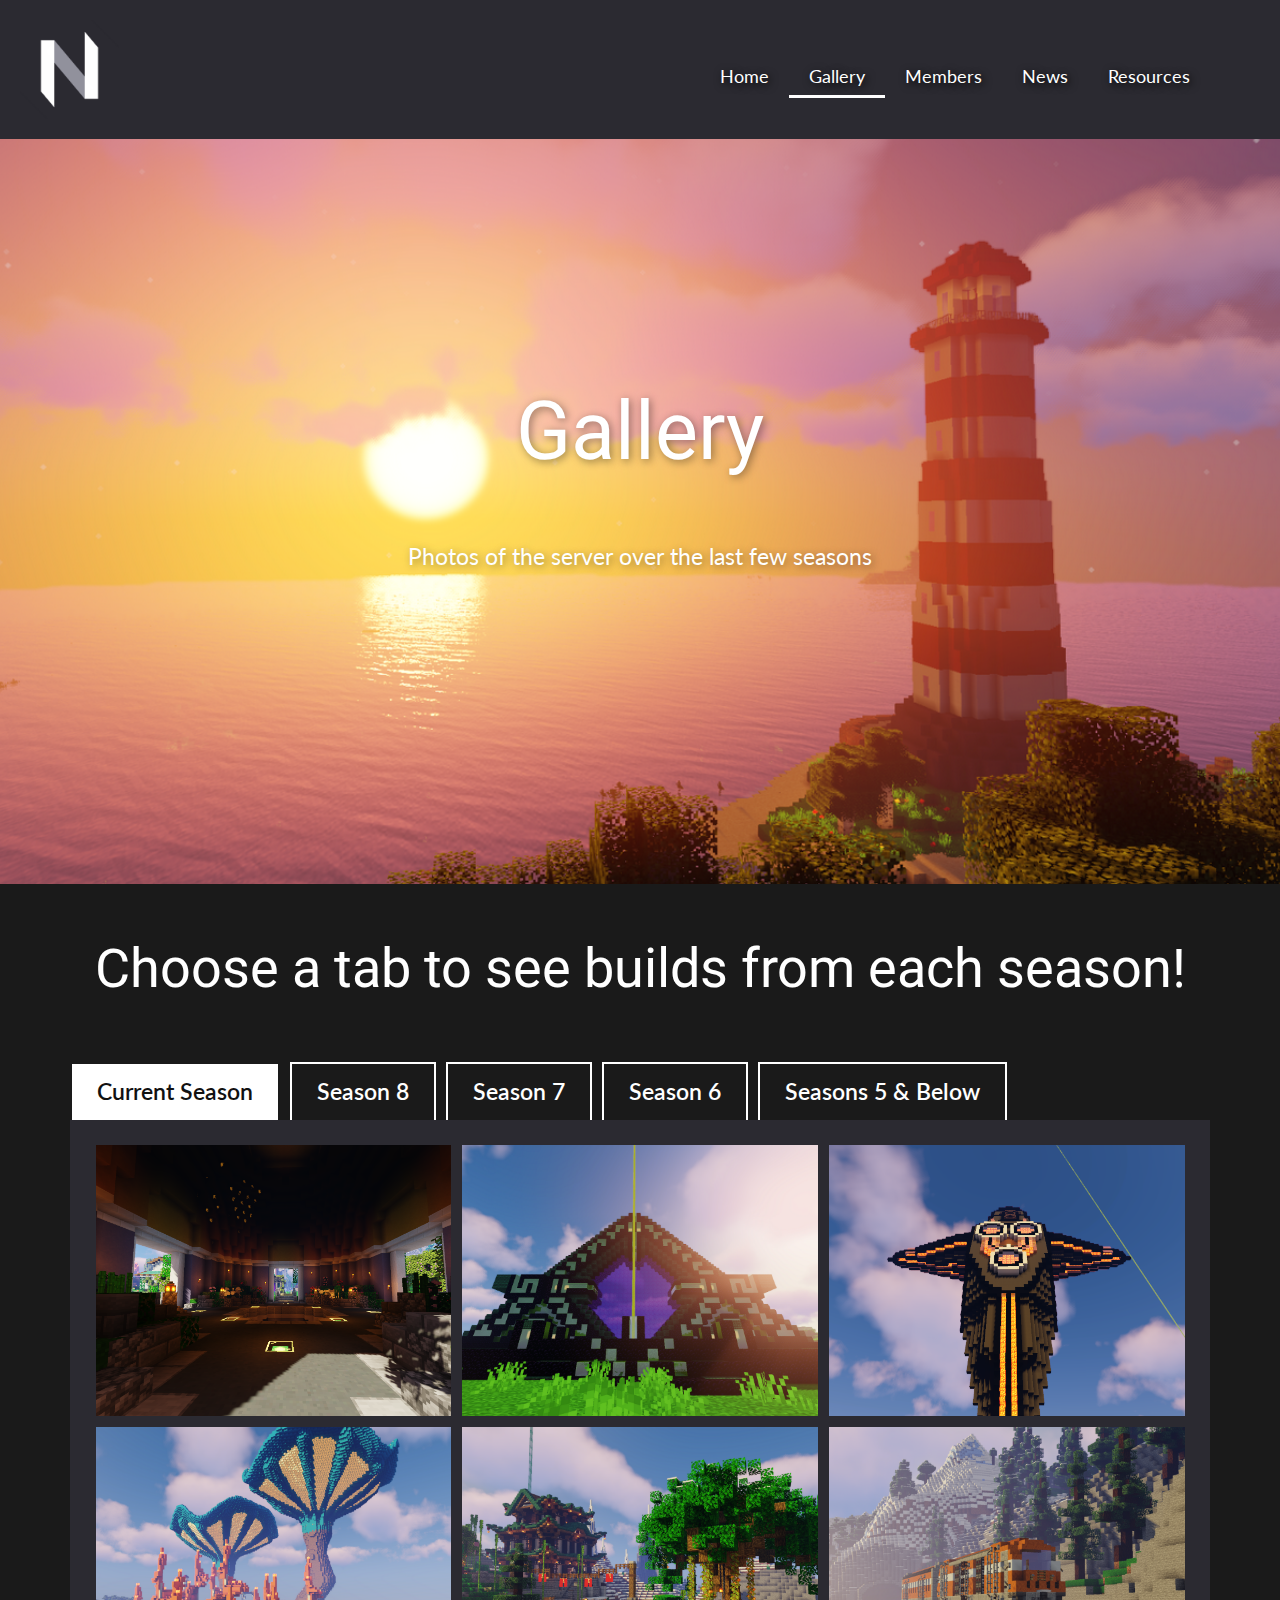
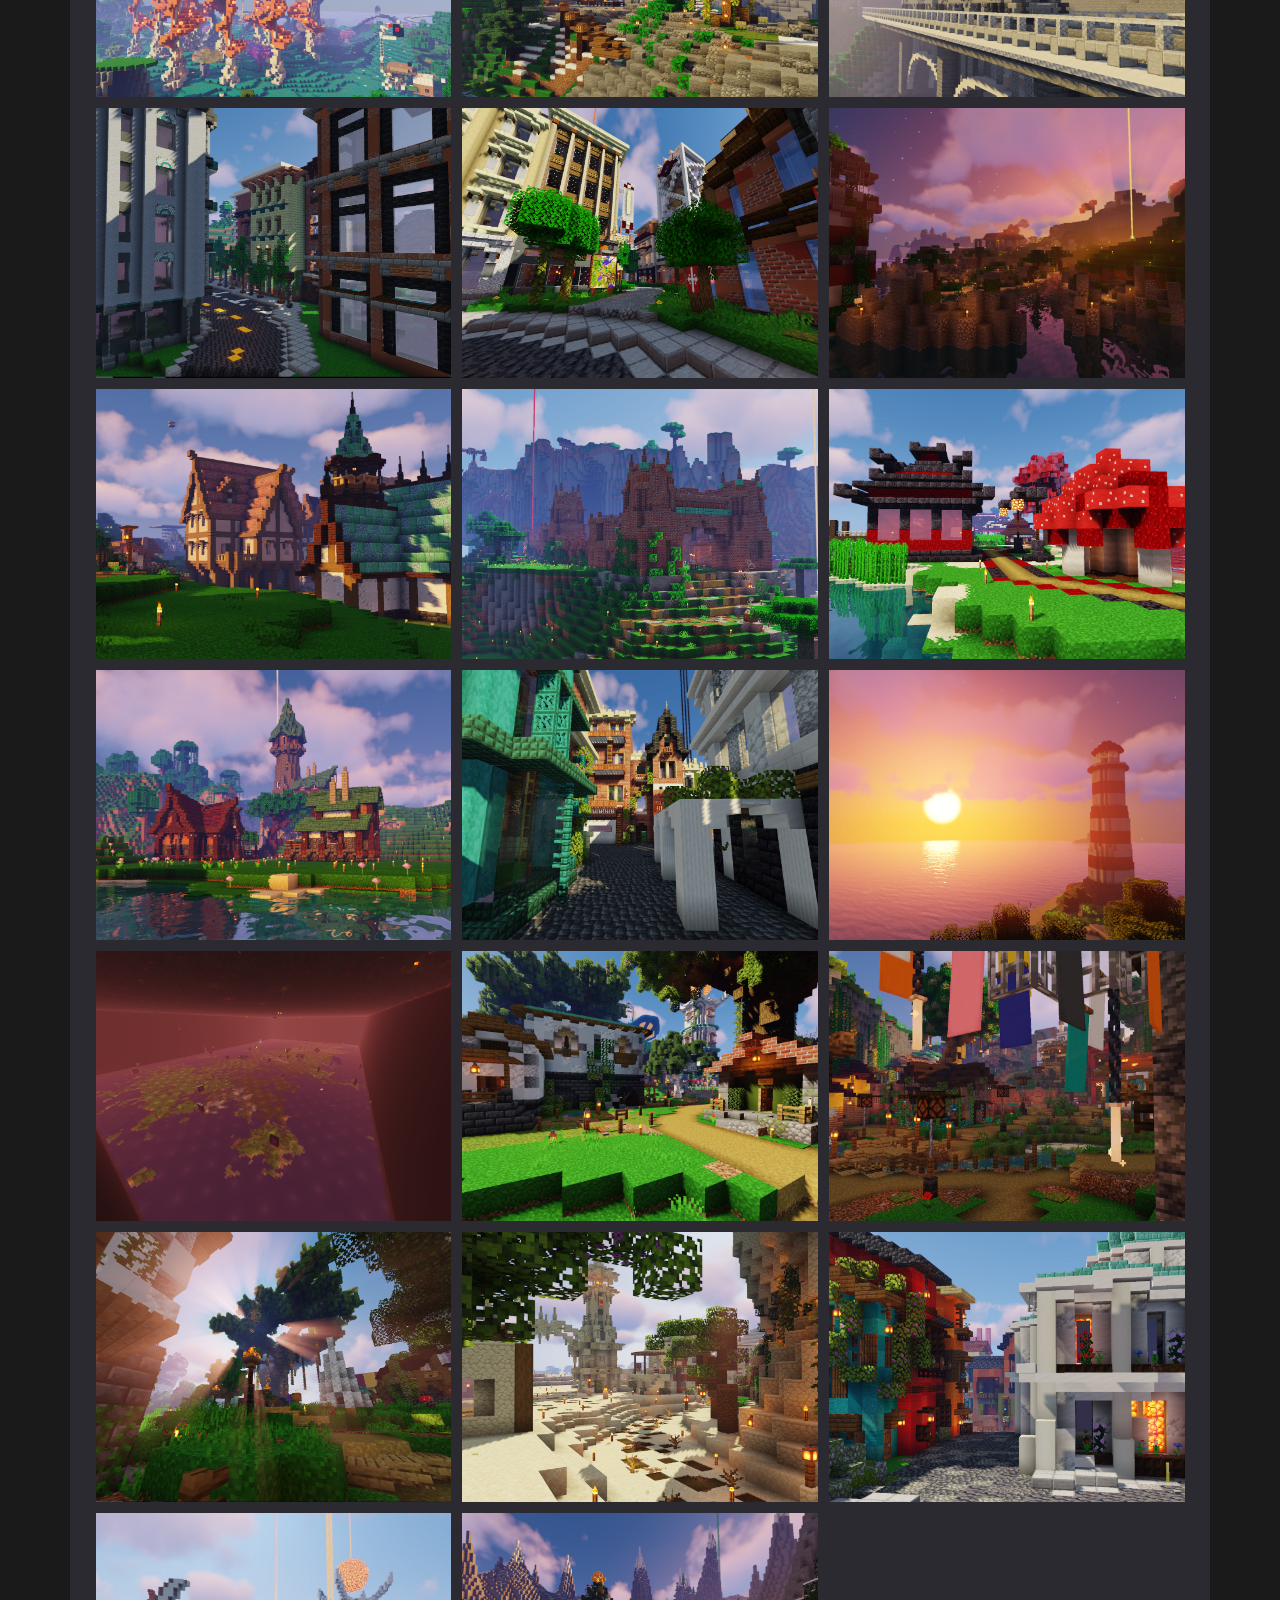
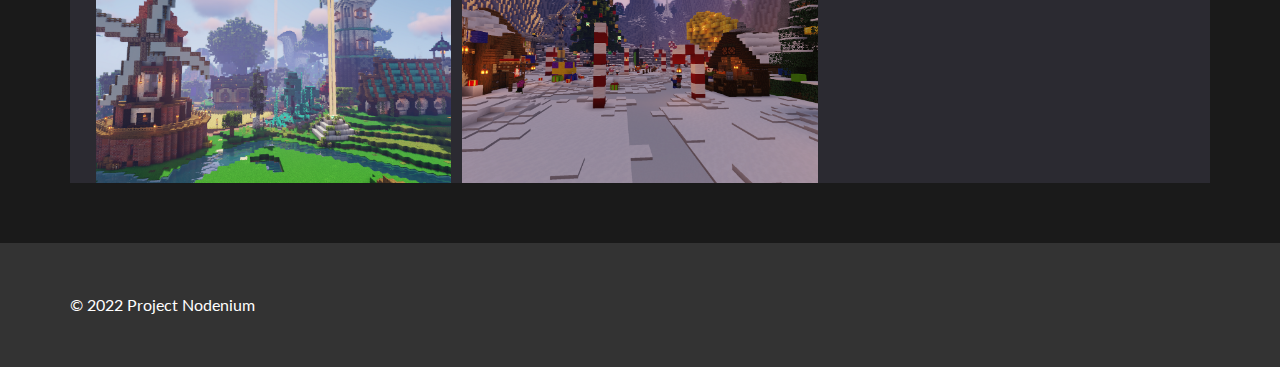
<file: Gallery.html>
<!DOCTYPE html>
<html style="font-size: 18px;" lang="en-US">
  <head>
    <meta name="viewport" content="width=device-width, initial-scale=1.0">
    <meta charset="utf-8">
    <meta name="keywords" content="INTUITIVE">
    <meta name="description" content="">
    <meta name="page_type" content="np-template-header-footer-from-plugin">
    <title>Gallery</title>
    <link rel="stylesheet" href="nicepage.css" media="screen">
<link rel="stylesheet" href="Gallery.css" media="screen">
    <script class="u-script" type="text/javascript" src="jquery.js" defer=""></script>
    <script class="u-script" type="text/javascript" src="nicepage.js" defer=""></script>
    <link rel="icon" type="image/x-icon" href="https://projectnodenium.com/images/favicon.ico">
    <link id="u-theme-google-font" rel="stylesheet" href="https://fonts.googleapis.com/css?family=Lato:100,100i,300,300i,400,400i,700,700i,900,900i|Nunito+Sans:200,200i,300,300i,400,400i,600,600i,700,700i,800,800i,900,900i">
    <link id="u-page-google-font" rel="stylesheet" href="https://fonts.googleapis.com/css?family=Roboto:100,100i,300,300i,400,400i,500,500i,700,700i,900,900i">
    
    
    
    <script type="application/ld+json">{
		"@context": "http://schema.org",
		"@type": "Organization",
		"name": "Project Nodenium",
		"logo": "images/m.png"
}</script>
    <meta name="theme-color" content="#2b2a31">
    <meta property="og:title" content="Gallery">
    <meta property="og:description" content="">
    <meta property="og:type" content="website">
  </head>
  <body class="u-body"><header class="u-clearfix u-header u-palette-1-base u-sticky u-sticky-0d0f u-header" id="sec-5569"><div class="u-clearfix u-sheet u-sheet-1">
        <a href="https://projectnodenium.com" class="u-align-left u-image u-logo u-image-1" data-image-width="500" data-image-height="500">
          <img src="images/m.png" class="u-logo-image u-logo-image-1">
        </a>
        <nav class="u-menu u-menu-dropdown u-offcanvas u-menu-1">
          <div class="menu-collapse" style="font-size: 1rem; letter-spacing: 0px;">
            <a class="u-button-style u-custom-left-right-menu-spacing u-custom-padding-bottom u-custom-text-active-color u-custom-text-shadow u-custom-text-shadow-blur u-custom-text-shadow-transparency u-custom-top-bottom-menu-spacing u-nav-link u-text-active-palette-1-base u-text-hover-palette-2-base" href="#">
              <svg class="u-svg-link" viewBox="0 0 24 24"><use xmlns:xlink="http://www.w3.org/1999/xlink" xlink:href="#menu-hamburger"></use></svg>
              <svg class="u-svg-content" version="1.1" id="menu-hamburger" viewBox="0 0 16 16" x="0px" y="0px" xmlns:xlink="http://www.w3.org/1999/xlink" xmlns="http://www.w3.org/2000/svg"><g><rect y="1" width="16" height="2"></rect><rect y="7" width="16" height="2"></rect><rect y="13" width="16" height="2"></rect>
</g></svg>
            </a>
          </div>
          <div class="u-custom-menu u-nav-container">
            <ul class="u-nav u-unstyled u-nav-1"><li class="u-nav-item"><a class="u-border-3 u-border-active-white u-border-hover-palette-1-light-1 u-border-no-left u-border-no-right u-border-no-top u-button-style u-nav-link u-text-active-white u-text-hover-palette-2-base" href="/" style="padding: 10px 20px; text-shadow: 2px 2px 9px rgba(0,0,0,1);">Home</a>
</li><li class="u-nav-item"><a class="u-border-3 u-border-active-white u-border-hover-palette-1-light-1 u-border-no-left u-border-no-right u-border-no-top u-button-style u-nav-link u-text-active-white u-text-hover-palette-2-base" href="Gallery" style="padding: 10px 20px; text-shadow: 2px 2px 9px rgba(0,0,0,1);">Gallery</a>
</li><li class="u-nav-item"><a class="u-border-3 u-border-active-white u-border-hover-palette-1-light-1 u-border-no-left u-border-no-right u-border-no-top u-button-style u-nav-link u-text-active-white u-text-hover-palette-2-base" href="Members" style="padding: 10px 20px; text-shadow: 2px 2px 9px rgba(0,0,0,1);">Members</a>
</li><li class="u-nav-item"><a class="u-border-3 u-border-active-white u-border-hover-palette-1-light-1 u-border-no-left u-border-no-right u-border-no-top u-button-style u-nav-link u-text-active-white u-text-hover-palette-2-base" href="News" style="padding: 10px 20px; text-shadow: 2px 2px 9px rgba(0,0,0,1);">News</a>
</li><li class="u-nav-item"><a class="u-border-3 u-border-active-white u-border-hover-palette-1-light-1 u-border-no-left u-border-no-right u-border-no-top u-button-style u-nav-link u-text-active-white u-text-hover-palette-2-base" style="padding: 10px 20px; text-shadow: 2px 2px 9px rgba(0,0,0,1);">Resources</a><div class="u-nav-popup"><ul class="u-h-spacing-20 u-nav u-unstyled u-v-spacing-10 u-nav-2"><li class="u-nav-item"><a class="u-button-style u-nav-link u-white" href="Client-Resources">Client Resources</a>
</li><li class="u-nav-item"><a class="u-button-style u-nav-link u-white" href="Server-Resources">Server Resources</a>
</li></ul>
</div>
</li></ul>
          </div>
          <div class="u-custom-menu u-nav-container-collapse">
            <div class="u-black u-container-style u-inner-container-layout u-opacity u-opacity-95 u-sidenav">
              <div class="u-inner-container-layout u-sidenav-overflow">
                <div class="u-menu-close"></div>
                <ul class="u-align-center u-nav u-popupmenu-items u-unstyled u-nav-3"><li class="u-nav-item"><a class="u-button-style u-nav-link" href="/" style="padding: 10px 20px; text-shadow: 2px 2px 9px rgba(0,0,0,1);">Home</a>
</li><li class="u-nav-item"><a class="u-button-style u-nav-link" href="Gallery" style="padding: 10px 20px; text-shadow: 2px 2px 9px rgba(0,0,0,1);">Gallery</a>
</li><li class="u-nav-item"><a class="u-button-style u-nav-link" href="Members" style="padding: 10px 20px; text-shadow: 2px 2px 9px rgba(0,0,0,1);">Members</a>
</li><li class="u-nav-item"><a class="u-button-style u-nav-link" href="News" style="padding: 10px 20px; text-shadow: 2px 2px 9px rgba(0,0,0,1);">News</a>
</li><li class="u-nav-item"><a class="u-button-style u-nav-link" style="padding: 10px 20px; text-shadow: 2px 2px 9px rgba(0,0,0,1);">Resources</a><div class="u-nav-popup"><ul class="u-h-spacing-20 u-nav u-unstyled u-v-spacing-10 u-nav-4"><li class="u-nav-item"><a class="u-button-style u-nav-link" href="Client-Resources">Client Resources</a>
</li><li class="u-nav-item"><a class="u-button-style u-nav-link" href="Server-Resources">Server Resources</a>
</li></ul>
</div>
</li></ul>
              </div>
            </div>
            <div class="u-black u-menu-overlay u-opacity u-opacity-70"></div>
          </div>
        </nav>
      </div></header>
    <section class="u-align-center u-clearfix u-image u-parallax u-section-1" src="" data-image-width="1600" data-image-height="839" id="sec-3dd0">
      <div class="u-clearfix u-sheet u-sheet-1">
        <h1 class="u-text u-text-body-alt-color u-text-default u-text-1">Gallery</h1>
        <p class="u-large-text u-text u-text-body-alt-color u-text-variant u-text-2"> Photos of the server over the last few seasons</p>
      </div>
    </section>
    <section class="u-align-center u-clearfix u-grey-90 u-section-2" id="sec-c62b">
      <div class="u-clearfix u-sheet u-sheet-1">
        <h1 class="u-text u-text-default u-text-1">Choose a tab to see builds from each season!</h1>
        <div class="u-expanded-width u-tab-links-align-left u-tabs u-tabs-1">
          <ul class="u-border-2 u-border-grey-75 u-spacing-10 u-tab-list u-unstyled" role="tablist">
            <li class="u-tab-item" role="presentation">
              <a class="active u-active-white u-border-2 u-border-active-grey-90 u-border-hover-grey-75 u-border-no-bottom u-border-white u-button-style u-tab-link u-tab-link-1" id="link-tab-14b7" href="#tab-14b7" role="tab" aria-controls="tab-14b7" aria-selected="true">Current Season</a>
            </li>
            <li class="u-tab-item" role="presentation">
              <a class="u-active-white u-border-2 u-border-active-grey-90 u-border-hover-grey-75 u-border-no-bottom u-border-white u-button-style u-tab-link u-tab-link-2" id="link-tab-cc88" href="#tab-cc88" role="tab" aria-controls="tab-cc88" aria-selected="false">Season 8</a>
            </li>
            <li class="u-tab-item" role="presentation">
              <a class="u-active-white u-border-2 u-border-active-grey-90 u-border-hover-grey-75 u-border-no-bottom u-border-white u-button-style u-tab-link u-tab-link-3" id="link-tab-1bea" href="#tab-1bea" role="tab" aria-controls="tab-1bea" aria-selected="false">Season 7</a>
            </li>
            <li class="u-tab-item" role="presentation">
              <a class="u-active-white u-border-2 u-border-active-grey-90 u-border-hover-grey-75 u-border-no-bottom u-border-white u-button-style u-tab-link u-tab-link-4" id="link-tab-62c6" href="#tab-62c6" role="tab" aria-controls="tab-62c6" aria-selected="false">Season 6</a>
            </li>
            <li class="u-tab-item" role="presentation">
              <a class="u-active-white u-border-2 u-border-active-grey-90 u-border-hover-grey-75 u-border-no-bottom u-border-white u-button-style u-tab-link u-tab-link-5" id="link-tab-34d3" href="#tab-34d3" role="tab" aria-controls="tab-34d3" aria-selected="false">Seasons 5 &amp; Below<br>
              </a>
            </li>
          </ul>
          <div class="u-tab-content">
            <div class="u-align-left u-container-style u-palette-1-base u-tab-active u-tab-pane u-tab-pane-1" id="tab-14b7" role="tabpanel" aria-labelledby="link-tab-14b7">
              <div class="u-container-layout u-container-layout-1">
                <div class="u-gallery u-layout-grid u-lightbox u-show-text-on-hover u-gallery-1" id="carousel-b042">
                  <div class="u-gallery-inner u-gallery-inner-1" role="listbox">
                    <div class="u-effect-fade u-gallery-item u-gallery-item-1">
                      <div class="u-back-slide" data-image-width="1820" data-image-height="995">
                        <img class="u-back-image u-expanded" src="images/AJ.png" alt="AJ&amp;apos;s Farm Hub">
                      </div>
                      <div class="u-over-slide u-shading u-over-slide-1">
                        <h3 class="u-gallery-heading">AJ's Farm Hub</h3>
                        <p class="u-gallery-text"></p>
                      </div>
                    </div>
                    <div class="u-effect-fade u-gallery-item u-gallery-item-2">
                      <div class="u-back-slide" data-image-width="1886" data-image-height="946">
                        <img class="u-back-image u-expanded" src="images/Baroortal.png" alt="Baro&amp;apos;s Mega Portal">
                      </div>
                      <div class="u-over-slide u-shading u-over-slide-2">
                        <h3 class="u-gallery-heading">Baro's Mega Portal</h3>
                        <p class="u-gallery-text"></p>
                      </div>
                    </div>
                    <div class="u-effect-fade u-gallery-item u-gallery-item-3">
                      <div class="u-back-slide" data-image-width="1505" data-image-height="972">
                        <img class="u-back-image u-expanded" src="images/BaroRocket.png" alt="Rocket Shop">
                      </div>
                      <div class="u-over-slide u-shading u-over-slide-3">
                        <h3 class="u-gallery-heading">Rocket Shop</h3>
                        <p class="u-gallery-text"></p>
                      </div>
                    </div>
                    <div class="u-effect-fade u-gallery-item u-gallery-item-4">
                      <div class="u-back-slide" data-image-width="1708" data-image-height="1003">
                        <img class="u-back-image u-expanded" src="images/BerniShrooms.png" alt="Berni&amp;apos;s Custom Biome">
                      </div>
                      <div class="u-over-slide u-shading u-over-slide-4">
                        <h3 class="u-gallery-heading">Berni's Custom Biome</h3>
                        <p class="u-gallery-text"></p>
                      </div>
                    </div>
                    <div class="u-effect-fade u-gallery-item u-gallery-item-5">
                      <div class="u-back-slide" data-image-width="1752" data-image-height="992">
                        <img class="u-back-image u-expanded" src="images/Blitz.png" alt="Blitz&amp;apos;s Pagoda">
                      </div>
                      <div class="u-over-slide u-shading u-over-slide-5">
                        <h3 class="u-gallery-heading">Blitz's Pagoda</h3>
                        <p class="u-gallery-text"></p>
                      </div>
                    </div>
                    <div class="u-effect-fade u-gallery-item u-gallery-item-6">
                      <div class="u-back-slide" data-image-width="1910" data-image-height="974">
                        <img class="u-back-image u-expanded" src="images/BlitzTrain.png" alt="Blitz&amp;apos;s Train">
                      </div>
                      <div class="u-over-slide u-shading u-over-slide-6">
                        <h3 class="u-gallery-heading">Blitz's Train</h3>
                        <p class="u-gallery-text"></p>
                      </div>
                    </div>
                    <div class="u-effect-fade u-gallery-item u-gallery-item-7">
                      <div class="u-back-slide" data-image-width="1694" data-image-height="1011">
                        <img class="u-back-image u-expanded" src="images/Camcity2.png" alt="Camo&amp;apos;s City">
                      </div>
                      <div class="u-over-slide u-shading u-over-slide-7">
                        <h3 class="u-gallery-heading">Camo's City</h3>
                        <p class="u-gallery-text"></p>
                      </div>
                    </div>
                    <div class="u-effect-fade u-gallery-item u-gallery-item-8">
                      <div class="u-back-slide" data-image-width="1714" data-image-height="993">
                        <img class="u-back-image u-expanded" src="images/Camcity3.png" alt="Camo&amp;apos;s City">
                      </div>
                      <div class="u-over-slide u-shading u-over-slide-8">
                        <h3 class="u-gallery-heading">Camo's City</h3>
                        <p class="u-gallery-text"></p>
                      </div>
                    </div>
                    <div class="u-effect-fade u-gallery-item u-gallery-item-9">
                      <div class="u-back-slide" data-image-width="1889" data-image-height="1002">
                        <img class="u-back-image u-expanded" src="images/Crishland.png" alt="Chris&amp;apos;s Pirate Bay">
                      </div>
                      <div class="u-over-slide u-shading u-over-slide-9">
                        <h3 class="u-gallery-heading">Chris's Pirate Bay</h3>
                        <p class="u-gallery-text"></p>
                      </div>
                    </div>
                    <div class="u-effect-fade u-gallery-item u-gallery-item-10">
                      <div class="u-back-slide" data-image-width="1651" data-image-height="920">
                        <img class="u-back-image u-expanded" src="images/FrostoingVillage.png" alt="Frostoid&amp;apos;s Village">
                      </div>
                      <div class="u-over-slide u-shading u-over-slide-10">
                        <h3 class="u-gallery-heading">Frostoid's Village</h3>
                        <p class="u-gallery-text"></p>
                      </div>
                    </div>
                    <div class="u-effect-fade u-gallery-item u-gallery-item-11">
                      <div class="u-back-slide" data-image-width="1551" data-image-height="971">
                        <img class="u-back-image u-expanded" src="images/Gusland.png" alt="Gusland">
                      </div>
                      <div class="u-over-slide u-shading u-over-slide-11">
                        <h3 class="u-gallery-heading">Gusland</h3>
                        <p class="u-gallery-text"></p>
                      </div>
                    </div>
                    <div class="u-effect-fade u-gallery-item u-gallery-item-12">
                      <div class="u-back-slide" data-image-width="1722" data-image-height="907">
                        <img class="u-back-image u-expanded" src="images/IshBase.png" alt="Ishamabehts Base">
                      </div>
                      <div class="u-over-slide u-shading u-over-slide-12">
                        <h3 class="u-gallery-heading">Ishamabehts Base</h3>
                        <p class="u-gallery-text"></p>
                      </div>
                    </div>
                    <div class="u-effect-fade u-gallery-item u-gallery-item-13">
                      <div class="u-back-slide" data-image-width="1672" data-image-height="860">
                        <img class="u-back-image u-expanded" src="images/Kalina.png" alt="Kalina&amp;apos;s Village">
                      </div>
                      <div class="u-over-slide u-shading u-over-slide-13">
                        <h3 class="u-gallery-heading">Kalina's Village</h3>
                        <p class="u-gallery-text"></p>
                      </div>
                    </div>
                    <div class="u-effect-fade u-gallery-item u-gallery-item-14">
                      <div class="u-back-slide" data-image-width="1873" data-image-height="1008">
                        <img class="u-back-image u-expanded" src="images/KeroCity.png" alt="Kero&amp;apos;s City">
                      </div>
                      <div class="u-over-slide u-shading u-over-slide-14">
                        <h3 class="u-gallery-heading">Kero's City</h3>
                        <p class="u-gallery-text"></p>
                      </div>
                    </div>
                    <div class="u-effect-fade u-gallery-item u-gallery-item-15">
                      <div class="u-back-slide" data-image-width="1917" data-image-height="1005">
                        <img class="u-back-image u-expanded" src="images/Lighthouse.png" alt="Flagship Lighthouse">
                      </div>
                      <div class="u-over-slide u-shading u-over-slide-15">
                        <h3 class="u-gallery-heading">Flagship Lighthouse</h3>
                        <p class="u-gallery-text"></p>
                      </div>
                    </div>
                    <div class="u-effect-fade u-gallery-item u-gallery-item-16">
                      <div class="u-back-slide" data-image-width="1675" data-image-height="933">
                        <img class="u-back-image u-expanded" src="images/Netherhub.png" alt="1:8 Scale Nether Hub Map">
                      </div>
                      <div class="u-over-slide u-shading u-over-slide-16">
                        <h3 class="u-gallery-heading">1:8 Scale Nether Hub Map</h3>
                        <p class="u-gallery-text"></p>
                      </div>
                    </div>
                    <div class="u-effect-fade u-gallery-item u-gallery-item-17">
                      <div class="u-back-slide" data-image-width="1861" data-image-height="956">
                        <img class="u-back-image u-expanded" src="images/Shops.png" alt="Vyllage">
                      </div>
                      <div class="u-over-slide u-shading u-over-slide-17">
                        <h3 class="u-gallery-heading">Vyllage</h3>
                        <p class="u-gallery-text"></p>
                      </div>
                    </div>
                    <div class="u-effect-fade u-gallery-item u-gallery-item-18">
                      <div class="u-back-slide" data-image-width="1888" data-image-height="1005">
                        <img class="u-back-image u-expanded" src="images/TJCity.png" alt="TJ&amp;apos;s Base">
                      </div>
                      <div class="u-over-slide u-shading u-over-slide-18">
                        <h3 class="u-gallery-heading">TJ's Base</h3>
                        <p class="u-gallery-text"></p>
                      </div>
                    </div>
                    <div class="u-effect-fade u-gallery-item u-gallery-item-19">
                      <div class="u-back-slide" data-image-width="1917" data-image-height="1017">
                        <img class="u-back-image u-expanded" src="images/TJTree1.png" alt="Vyllage">
                      </div>
                      <div class="u-over-slide u-shading u-over-slide-19">
                        <h3 class="u-gallery-heading">Vyllage</h3>
                        <p class="u-gallery-text"></p>
                      </div>
                    </div>
                    <div class="u-effect-fade u-gallery-item u-gallery-item-20">
                      <div class="u-back-slide" data-image-width="1714" data-image-height="991">
                        <img class="u-back-image u-expanded" src="images/TonicKao2.png" alt="Tonic and Kao&amp;apos;s Base">
                      </div>
                      <div class="u-over-slide u-shading u-over-slide-20">
                        <h3 class="u-gallery-heading">Tonic and Kao's Base</h3>
                        <p class="u-gallery-text"></p>
                      </div>
                    </div>
                    <div class="u-effect-fade u-gallery-item u-gallery-item-21">
                      <div class="u-back-slide" data-image-width="1616" data-image-height="993">
                        <img class="u-back-image u-expanded" src="images/Vycity.png" alt="Vy&amp;apos;s City">
                      </div>
                      <div class="u-over-slide u-shading u-over-slide-21">
                        <h3 class="u-gallery-heading">Vy's City</h3>
                        <p class="u-gallery-text"></p>
                      </div>
                    </div>
                    <div class="u-effect-fade u-gallery-item u-gallery-item-22">
                      <div class="u-back-slide" data-image-width="1830" data-image-height="987">
                        <img class="u-back-image u-expanded" src="images/Vyllage1.png" alt="Vyllage">
                      </div>
                      <div class="u-over-slide u-shading u-over-slide-22">
                        <h3 class="u-gallery-heading">Vyllage</h3>
                        <p class="u-gallery-text"></p>
                      </div>
                    </div>
                    <div class="u-effect-fade u-gallery-item u-gallery-item-23">
                      <div class="u-back-slide" data-image-width="1825" data-image-height="989">
                        <img class="u-back-image u-expanded" src="images/Xmas.png" alt="Christmas District">
                      </div>
                      <div class="u-over-slide u-shading u-over-slide-23">
                        <h3 class="u-gallery-heading">Christmas District</h3>
                        <p class="u-gallery-text"></p>
                      </div>
                    </div>
                  </div>
                </div>
              </div>
            </div>
            <div class="u-align-left u-container-style u-palette-1-base u-tab-pane u-tab-pane-2" id="tab-cc88" role="tabpanel" aria-labelledby="link-tab-cc88">
              <div class="u-container-layout u-container-layout-2">
                <div class="u-gallery u-layout-grid u-lightbox u-show-text-on-hover u-gallery-2" id="carousel-b042">
                  <div class="u-gallery-inner u-gallery-inner-2" role="listbox">
                    <div class="u-effect-fade u-gallery-item u-gallery-item-24">
                      <div class="u-back-slide" data-image-width="1920" data-image-height="1080">
                        <img class="u-back-image u-expanded" src="images/EnchantingRoom1.png" alt="The Enchanting Room">
                      </div>
                      <div class="u-over-slide u-shading u-over-slide-24">
                        <h3 class="u-gallery-heading">The Enchanting Room</h3>
                        <p class="u-gallery-text"></p>
                      </div>
                    </div>
                    <div class="u-effect-fade u-gallery-item u-gallery-item-25">
                      <div class="u-back-slide" data-image-width="2000" data-image-height="1125">
                        <img class="u-back-image u-expanded" src="images/FannyMesaBase1.png" alt="Fanny&amp;apos;s Mesa Base">
                      </div>
                      <div class="u-over-slide u-shading u-over-slide-25">
                        <h3 class="u-gallery-heading">Fanny's Mesa Base</h3>
                        <p class="u-gallery-text"></p>
                      </div>
                    </div>
                    <div class="u-effect-fade u-gallery-item u-gallery-item-26">
                      <div class="u-back-slide" data-image-width="1896" data-image-height="980">
                        <img class="u-back-image u-expanded" src="images/Screenshot2021-08-192300101.png" alt="Blitz&amp;apos;s Tuscan Village">
                      </div>
                      <div class="u-over-slide u-shading u-over-slide-26">
                        <h3 class="u-gallery-heading">Blitz's Tuscan Village</h3>
                        <p class="u-gallery-text"></p>
                      </div>
                    </div>
                    <div class="u-effect-fade u-gallery-item u-gallery-item-27">
                      <div class="u-back-slide" data-image-width="1636" data-image-height="893">
                        <img class="u-back-image u-expanded" src="images/Screenshot2021-08-192300141.png" alt="Vy and Chagan&amp;apos;s Volcano">
                      </div>
                      <div class="u-over-slide u-shading u-over-slide-27">
                        <h3 class="u-gallery-heading">Vy and Chagan's Volcano</h3>
                        <p class="u-gallery-text"></p>
                      </div>
                    </div>
                    <div class="u-effect-fade u-gallery-item u-gallery-item-28">
                      <div class="u-back-slide" data-image-width="1701" data-image-height="969">
                        <img class="u-back-image u-expanded" src="images/Screenshot2021-08-192300171.png" alt="Power Plant and Gas Station">
                      </div>
                      <div class="u-over-slide u-shading u-over-slide-28">
                        <h3 class="u-gallery-heading">Power Plant and Gas Station</h3>
                        <p class="u-gallery-text"></p>
                      </div>
                    </div>
                    <div class="u-effect-fade u-gallery-item u-gallery-item-29">
                      <div class="u-back-slide" data-image-width="2560" data-image-height="1440">
                        <img class="u-back-image u-expanded" src="images/S8Puib.png" alt="8K&amp;apos;s Pub">
                      </div>
                      <div class="u-over-slide u-shading u-over-slide-29">
                        <h3 class="u-gallery-heading">8K's Pub</h3>
                        <p class="u-gallery-text"></p>
                      </div>
                    </div>
                    <div class="u-effect-fade u-gallery-item u-gallery-item-30">
                      <div class="u-back-slide" data-image-width="2560" data-image-height="1440">
                        <img class="u-back-image u-expanded" src="images/8kSeason8.png" alt="8K&amp;apos;s Base">
                      </div>
                      <div class="u-over-slide u-shading u-over-slide-30">
                        <h3 class="u-gallery-heading">8K's Base</h3>
                        <p class="u-gallery-text"></p>
                      </div>
                    </div>
                    <div class="u-effect-fade u-gallery-item u-gallery-item-31">
                      <div class="u-back-slide" data-image-width="2560" data-image-height="1440">
                        <img class="u-back-image u-expanded" src="images/s18TH.png" alt="Town Hall">
                      </div>
                      <div class="u-over-slide u-shading u-over-slide-31">
                        <h3 class="u-gallery-heading">Town Hall</h3>
                        <p class="u-gallery-text"></p>
                      </div>
                    </div>
                    <div class="u-effect-fade u-gallery-item u-gallery-item-32">
                      <div class="u-back-slide" data-image-width="2560" data-image-height="1440">
                        <img class="u-back-image u-expanded" src="images/TJSeason82.png" alt="TJ&amp;apos;s Base">
                      </div>
                      <div class="u-over-slide u-shading u-over-slide-32">
                        <h3 class="u-gallery-heading">TJ's Base</h3>
                        <p class="u-gallery-text"></p>
                      </div>
                    </div>
                    <div class="u-effect-fade u-gallery-item u-gallery-item-33">
                      <div class="u-back-slide" data-image-width="2560" data-image-height="1440">
                        <img class="u-back-image u-expanded" src="images/TJBaseS8.png" alt="TJ&amp;apos;s Base">
                      </div>
                      <div class="u-over-slide u-shading u-over-slide-33">
                        <h3 class="u-gallery-heading">TJ's Base</h3>
                        <p class="u-gallery-text"></p>
                      </div>
                    </div>
                    <div class="u-effect-fade u-gallery-item u-gallery-item-34">
                      <div class="u-back-slide" data-image-width="2560" data-image-height="1440">
                        <img class="u-back-image u-expanded" src="images/EasyMegaBase.png" alt="Amateur&amp;apos;s Base">
                      </div>
                      <div class="u-over-slide u-shading u-over-slide-34">
                        <h3 class="u-gallery-heading">Amateur's Base</h3>
                        <p class="u-gallery-text"></p>
                      </div>
                    </div>
                    <div class="u-effect-fade u-gallery-item u-gallery-item-35">
                      <div class="u-back-slide" data-image-width="2560" data-image-height="1440">
                        <img class="u-back-image u-expanded" src="images/BlitzTiddyStatue.png" alt="Blitz&amp;apos;s Statue of Amphitrite">
                      </div>
                      <div class="u-over-slide u-shading u-over-slide-35">
                        <h3 class="u-gallery-heading">Blitz's Statue of Amphitrite</h3>
                        <p class="u-gallery-text"></p>
                      </div>
                    </div>
                  </div>
                </div>
              </div>
            </div>
            <div class="u-align-left u-container-style u-palette-1-base u-tab-pane u-tab-pane-3" id="tab-1bea" role="tabpanel" aria-labelledby="link-tab-1bea">
              <div class="u-container-layout u-container-layout-3">
                <div class="u-gallery u-layout-grid u-lightbox u-show-text-on-hover u-gallery-3" id="carousel-b042">
                  <div class="u-gallery-inner u-gallery-inner-3" role="listbox">
                    <div class="u-effect-fade u-gallery-item u-gallery-item-36">
                      <div class="u-back-slide" data-image-width="1574" data-image-height="840">
                        <img class="u-back-image u-expanded" src="images/EnderEmporiumSHop1.png" alt="The Ender Emporium">
                      </div>
                      <div class="u-over-slide u-shading u-over-slide-36">
                        <h3 class="u-gallery-heading">The Ender Emporium</h3>
                        <p class="u-gallery-text"></p>
                      </div>
                    </div>
                    <div class="u-effect-fade u-gallery-item u-gallery-item-37">
                      <div class="u-back-slide" data-image-width="1381" data-image-height="740">
                        <img class="u-back-image u-expanded" src="images/Haleakala.png" alt="Mount Haleakala">
                      </div>
                      <div class="u-over-slide u-shading u-over-slide-37">
                        <h3 class="u-gallery-heading">Mount Haleakala</h3>
                        <p class="u-gallery-text"></p>
                      </div>
                    </div>
                    <div class="u-effect-fade u-gallery-item u-gallery-item-38">
                      <div class="u-back-slide" data-image-width="1664" data-image-height="954">
                        <img class="u-back-image u-expanded" src="images/LordGrimmBase1.png" alt="Grimm&amp;apos;s Base">
                      </div>
                      <div class="u-over-slide u-shading u-over-slide-38">
                        <h3 class="u-gallery-heading">Grimm's Base</h3>
                        <p class="u-gallery-text"></p>
                      </div>
                    </div>
                    <div class="u-effect-fade u-gallery-item u-gallery-item-39">
                      <div class="u-back-slide" data-image-width="1541" data-image-height="837">
                        <img class="u-back-image u-expanded" src="images/S17ShoppingDistrict1.png" alt="Shopping District">
                      </div>
                      <div class="u-over-slide u-shading u-over-slide-39">
                        <h3 class="u-gallery-heading">Shopping District</h3>
                        <p class="u-gallery-text"></p>
                      </div>
                    </div>
                    <div class="u-effect-fade u-gallery-item u-gallery-item-40">
                      <div class="u-back-slide" data-image-width="1693" data-image-height="881">
                        <img class="u-back-image u-expanded" src="images/SkyIceBase1.png" alt="Chromatic Sky&amp;apos;s Ice Castle">
                      </div>
                      <div class="u-over-slide u-shading u-over-slide-40">
                        <h3 class="u-gallery-heading">Chromatic Sky's Ice Castle</h3>
                        <p class="u-gallery-text"></p>
                      </div>
                    </div>
                  </div>
                </div>
              </div>
            </div>
            <div class="u-align-left u-container-style u-palette-1-base u-tab-pane u-tab-pane-4" id="tab-62c6" role="tabpanel" aria-labelledby="link-tab-62c6">
              <div class="u-container-layout u-container-layout-4">
                <div class="u-gallery u-layout-grid u-lightbox u-show-text-on-hover u-gallery-4" id="carousel-b042">
                  <div class="u-gallery-inner u-gallery-inner-4" role="listbox">
                    <div class="u-effect-fade u-gallery-item u-gallery-item-41">
                      <div class="u-back-slide" data-image-width="1720" data-image-height="925">
                        <img class="u-back-image u-expanded" src="images/BerniBridge1.png" alt="Berni Bridge">
                      </div>
                      <div class="u-over-slide u-shading u-over-slide-41">
                        <h3 class="u-gallery-heading">Berni Bridge</h3>
                        <p class="u-gallery-text"></p>
                      </div>
                    </div>
                    <div class="u-effect-fade u-gallery-item u-gallery-item-42">
                      <div class="u-back-slide" data-image-width="1026" data-image-height="935">
                        <img class="u-back-image u-expanded" src="images/BerniGoldFarm.png" alt="Berni&amp;apos;s Gold Farm">
                      </div>
                      <div class="u-over-slide u-shading u-over-slide-42">
                        <h3 class="u-gallery-heading">Berni's Gold Farm</h3>
                        <p class="u-gallery-text"></p>
                      </div>
                    </div>
                    <div class="u-effect-fade u-gallery-item u-gallery-item-43">
                      <div class="u-back-slide" data-image-width="1919" data-image-height="1009">
                        <img class="u-back-image u-expanded" src="images/BocaStadium1.png" alt="Gabo&amp;apos;s Stadium">
                      </div>
                      <div class="u-over-slide u-shading u-over-slide-43">
                        <h3 class="u-gallery-heading">Gabo's Stadium</h3>
                        <p class="u-gallery-text"></p>
                      </div>
                    </div>
                    <div class="u-effect-fade u-gallery-item u-gallery-item-44">
                      <div class="u-back-slide" data-image-width="1918" data-image-height="1010">
                        <img class="u-back-image u-expanded" src="images/CamoMansion1.png" alt="Camo&amp;apos;s Mansion">
                      </div>
                      <div class="u-over-slide u-shading u-over-slide-44">
                        <h3 class="u-gallery-heading">Camo's Mansion</h3>
                        <p class="u-gallery-text"></p>
                      </div>
                    </div>
                    <div class="u-effect-fade u-gallery-item u-gallery-item-45">
                      <div class="u-back-slide" data-image-width="1920" data-image-height="1080">
                        <img class="u-back-image u-expanded" src="images/ChaganDragon1.png" alt="Chagan&amp;apos;s Dragon">
                      </div>
                      <div class="u-over-slide u-shading u-over-slide-45">
                        <h3 class="u-gallery-heading">Chagan's Dragon</h3>
                        <p class="u-gallery-text"></p>
                      </div>
                    </div>
                    <div class="u-effect-fade u-gallery-item u-gallery-item-46">
                      <div class="u-back-slide" data-image-width="1920" data-image-height="1080">
                        <img class="u-back-image u-expanded" src="images/ChrisIsland1.png" alt="Chris&amp;apos; Pirate Island">
                      </div>
                      <div class="u-over-slide u-shading u-over-slide-46">
                        <h3 class="u-gallery-heading">Chris' Pirate Island</h3>
                        <p class="u-gallery-text"></p>
                      </div>
                    </div>
                    <div class="u-effect-fade u-gallery-item u-gallery-item-47">
                      <div class="u-back-slide" data-image-width="1920" data-image-height="977">
                        <img class="u-back-image u-expanded" src="images/Ertwa1.png" alt="City of Ertwa">
                      </div>
                      <div class="u-over-slide u-shading u-over-slide-47">
                        <h3 class="u-gallery-heading">City of Ertwa</h3>
                        <p class="u-gallery-text"></p>
                      </div>
                    </div>
                    <div class="u-effect-fade u-gallery-item u-gallery-item-48">
                      <div class="u-back-slide" data-image-width="1669" data-image-height="1008">
                        <img class="u-back-image u-expanded" src="images/ErtwaCityPath1.png" alt="Back Alley in Ertwa">
                      </div>
                      <div class="u-over-slide u-shading u-over-slide-48">
                        <h3 class="u-gallery-heading">Back Alley in Ertwa</h3>
                        <p class="u-gallery-text"></p>
                      </div>
                    </div>
                    <div class="u-effect-fade u-gallery-item u-gallery-item-49">
                      <div class="u-back-slide" data-image-width="1920" data-image-height="1080">
                        <img class="u-back-image u-expanded" src="images/FannyBase1.png" alt="Fanny&amp;apos;s Base">
                      </div>
                      <div class="u-over-slide u-shading u-over-slide-49">
                        <h3 class="u-gallery-heading">Fanny's Base</h3>
                        <p class="u-gallery-text"></p>
                      </div>
                    </div>
                    <div class="u-effect-fade u-gallery-item u-gallery-item-50">
                      <div class="u-back-slide" data-image-width="1920" data-image-height="1080">
                        <img class="u-back-image u-expanded" src="images/FannyShop1.png" alt="Fanny&amp;apos;s Gas Station">
                      </div>
                      <div class="u-over-slide u-shading u-over-slide-50">
                        <h3 class="u-gallery-heading">Fanny's Gas Station</h3>
                        <p class="u-gallery-text"></p>
                      </div>
                    </div>
                    <div class="u-effect-fade u-gallery-item u-gallery-item-51">
                      <div class="u-back-slide" data-image-width="1919" data-image-height="1012">
                        <img class="u-back-image u-expanded" src="images/FourthNetherTube1.png" alt="Fourthivan&amp;apos;s Nether Tube">
                      </div>
                      <div class="u-over-slide u-shading u-over-slide-51">
                        <h3 class="u-gallery-heading">Fourthivan's Nether Tube</h3>
                        <p class="u-gallery-text"></p>
                      </div>
                    </div>
                    <div class="u-effect-fade u-gallery-item u-gallery-item-52">
                      <div class="u-back-slide" data-image-width="1534" data-image-height="766">
                        <img class="u-back-image u-expanded" src="images/GaboShip1.png" alt="Gabo&amp;apos;s Sailing Ship">
                      </div>
                      <div class="u-over-slide u-shading u-over-slide-52">
                        <h3 class="u-gallery-heading">Gabo's Sailing Ship</h3>
                        <p class="u-gallery-text"></p>
                      </div>
                    </div>
                    <div class="u-effect-fade u-gallery-item u-gallery-item-53">
                      <div class="u-back-slide" data-image-width="1214" data-image-height="767">
                        <img class="u-back-image u-expanded" src="images/LumberLane1.png" alt="Lumber Lane">
                      </div>
                      <div class="u-over-slide u-shading u-over-slide-53">
                        <h3 class="u-gallery-heading">Lumber Lane</h3>
                        <p class="u-gallery-text"></p>
                      </div>
                    </div>
                    <div class="u-effect-fade u-gallery-item u-gallery-item-54">
                      <div class="u-back-slide" data-image-width="1432" data-image-height="1006">
                        <img class="u-back-image u-expanded" src="images/MetroNether1.png" alt="Metro Station Nether Tunnel">
                      </div>
                      <div class="u-over-slide u-shading u-over-slide-54">
                        <h3 class="u-gallery-heading">Metro Station Nether Tunnel</h3>
                        <p class="u-gallery-text"></p>
                      </div>
                    </div>
                    <div class="u-effect-fade u-gallery-item u-gallery-item-55">
                      <div class="u-back-slide" data-image-width="1912" data-image-height="868">
                        <img class="u-back-image u-expanded" src="images/s16Sewers1.png" alt="Centre of the Sewers">
                      </div>
                      <div class="u-over-slide u-shading u-over-slide-55">
                        <h3 class="u-gallery-heading">Centre of the Sewers</h3>
                        <p class="u-gallery-text"></p>
                      </div>
                    </div>
                    <div class="u-effect-fade u-gallery-item u-gallery-item-56">
                      <div class="u-back-slide" data-image-width="1916" data-image-height="1010">
                        <img class="u-back-image u-expanded" src="images/S16ShoppingDistrict.png" alt="Shopping District">
                      </div>
                      <div class="u-over-slide u-shading u-over-slide-56">
                        <h3 class="u-gallery-heading">Shopping District</h3>
                        <p class="u-gallery-text"></p>
                      </div>
                    </div>
                    <div class="u-effect-fade u-gallery-item u-gallery-item-57">
                      <div class="u-back-slide" data-image-width="1214" data-image-height="859">
                        <img class="u-back-image u-expanded" src="images/s16WamCafe1.png" alt="Warm&amp;apos;s Cafe">
                      </div>
                      <div class="u-over-slide u-shading u-over-slide-57">
                        <h3 class="u-gallery-heading">Warm's Cafe</h3>
                        <p class="u-gallery-text"></p>
                      </div>
                    </div>
                    <div class="u-effect-fade u-gallery-item u-gallery-item-58">
                      <div class="u-back-slide" data-image-width="1920" data-image-height="984">
                        <img class="u-back-image u-expanded" src="images/UnscSavannah1.png" alt="UNSC Savannah">
                      </div>
                      <div class="u-over-slide u-shading u-over-slide-58">
                        <h3 class="u-gallery-heading">UNSC Savannah</h3>
                        <p class="u-gallery-text"></p>
                      </div>
                    </div>
                    <div class="u-effect-fade u-gallery-item u-gallery-item-59">
                      <div class="u-back-slide" data-image-width="1190" data-image-height="1001">
                        <img class="u-back-image u-expanded" src="images/VyCafeAndTower1.png" alt="Vy&amp;apos;s Mini City">
                      </div>
                      <div class="u-over-slide u-shading u-over-slide-59">
                        <h3 class="u-gallery-heading">Vy's Mini City</h3>
                        <p class="u-gallery-text"></p>
                      </div>
                    </div>
                    <div class="u-effect-fade u-gallery-item u-gallery-item-60">
                      <div class="u-back-slide" data-image-width="1920" data-image-height="1080">
                        <img class="u-back-image u-expanded" src="images/VyJapan1.png" alt="Vy&amp;apos;s Japanese Base">
                      </div>
                      <div class="u-over-slide u-shading u-over-slide-60">
                        <h3 class="u-gallery-heading">Vy's Japanese Base</h3>
                        <p class="u-gallery-text"></p>
                      </div>
                    </div>
                    <div class="u-effect-fade u-gallery-item u-gallery-item-61">
                      <div class="u-back-slide" data-image-width="1908" data-image-height="868">
                        <img class="u-back-image u-expanded" src="images/ZebField1.png" alt="Zeb&amp;apos;s Community Farm">
                      </div>
                      <div class="u-over-slide u-shading u-over-slide-61">
                        <h3 class="u-gallery-heading">Zeb's Community Farm</h3>
                        <p class="u-gallery-text"></p>
                      </div>
                    </div>
                    <div class="u-effect-fade u-gallery-item u-gallery-item-62">
                      <div class="u-back-slide" data-image-width="1600" data-image-height="899">
                        <img class="u-back-image u-expanded" src="images/Windmill1.png" alt="SDuty&amp;apos;s Windmill">
                      </div>
                      <div class="u-over-slide u-shading u-over-slide-62">
                        <h3 class="u-gallery-heading">SDuty's Windmill</h3>
                        <p class="u-gallery-text"></p>
                      </div>
                    </div>
                  </div>
                </div>
              </div>
            </div>
            <div class="u-align-left u-container-style u-palette-1-base u-tab-pane u-tab-pane-5" id="tab-34d3" role="tabpanel" aria-labelledby="link-tab-34d3">
              <div class="u-container-layout u-container-layout-5">
                <div class="u-gallery u-layout-grid u-lightbox u-show-text-on-hover u-gallery-5" id="carousel-b042">
                  <div class="u-gallery-inner u-gallery-inner-5" role="listbox">
                    <div class="u-effect-fade u-gallery-item u-gallery-item-63">
                      <div class="u-back-slide" data-image-width="1918" data-image-height="1003">
                        <img class="u-back-image u-expanded" src="images/IrishPubShop2.png" alt="Fourthivan&amp;apos;s Irish Pub">
                      </div>
                      <div class="u-over-slide u-shading u-over-slide-63">
                        <h3 class="u-gallery-heading">Fourthivan's Irish Pub</h3>
                        <p class="u-gallery-text"></p>
                      </div>
                    </div>
                    <div class="u-effect-fade u-gallery-item u-gallery-item-64">
                      <div class="u-back-slide" data-image-width="1650" data-image-height="916">
                        <img class="u-back-image u-expanded" src="images/RonSVbase2.png" alt="Ron&amp;apos;s Remake of Space Valkyria 3">
                      </div>
                      <div class="u-over-slide u-shading u-over-slide-64">
                        <h3 class="u-gallery-heading">Ron's Remake of Space Valkyria 3</h3>
                        <p class="u-gallery-text"></p>
                      </div>
                    </div>
                    <div class="u-effect-fade u-gallery-item u-gallery-item-65">
                      <div class="u-back-slide" data-image-width="1919" data-image-height="1004">
                        <img class="u-back-image u-expanded" src="images/S15NetherHub2.png" alt="Season 5 Nether Hub">
                      </div>
                      <div class="u-over-slide u-shading u-over-slide-65">
                        <h3 class="u-gallery-heading">Season 5 Nether Hub</h3>
                        <p class="u-gallery-text"></p>
                      </div>
                    </div>
                    <div class="u-effect-fade u-gallery-item u-gallery-item-66">
                      <div class="u-back-slide" data-image-width="1241" data-image-height="922">
                        <img class="u-back-image u-expanded" src="images/StormGoldFarm2.png" alt="Snipe Shot&amp;apos;s Gold Farm">
                      </div>
                      <div class="u-over-slide u-shading u-over-slide-66">
                        <h3 class="u-gallery-heading">Snipe Shot's Gold Farm</h3>
                        <p class="u-gallery-text"></p>
                      </div>
                    </div>
                    <div class="u-effect-fade u-gallery-item u-gallery-item-67">
                      <div class="u-back-slide" data-image-width="1660" data-image-height="797">
                        <img class="u-back-image u-expanded" src="images/S4SD.png" alt="Season 5 Shopping District">
                      </div>
                      <div class="u-over-slide u-shading u-over-slide-67">
                        <h3 class="u-gallery-heading">Season 5 Shopping District</h3>
                        <p class="u-gallery-text"></p>
                      </div>
                    </div>
                    <div class="u-effect-fade u-gallery-item u-gallery-item-68">
                      <div class="u-back-slide" data-image-width="1724" data-image-height="724">
                        <img class="u-back-image u-expanded" src="images/Season3SD.jfif" alt="Season 3 Shopping District">
                      </div>
                      <div class="u-over-slide u-shading u-over-slide-68">
                        <h3 class="u-gallery-heading">Season 3 Shopping District</h3>
                        <p class="u-gallery-text"></p>
                      </div>
                    </div>
                  </div>
                </div>
              </div>
            </div>
          </div>
        </div>
      </div>
    </section>
    
    
    <footer class="u-align-center u-clearfix u-footer u-grey-80 u-footer" id="sec-158e"><div class="u-clearfix u-sheet u-sheet-1">
        <p class="u-align-left u-small-text u-text u-text-variant u-text-1"> © 2022 Project Nodenium</p>
      </div></footer>
  </body>
</html>
</file>
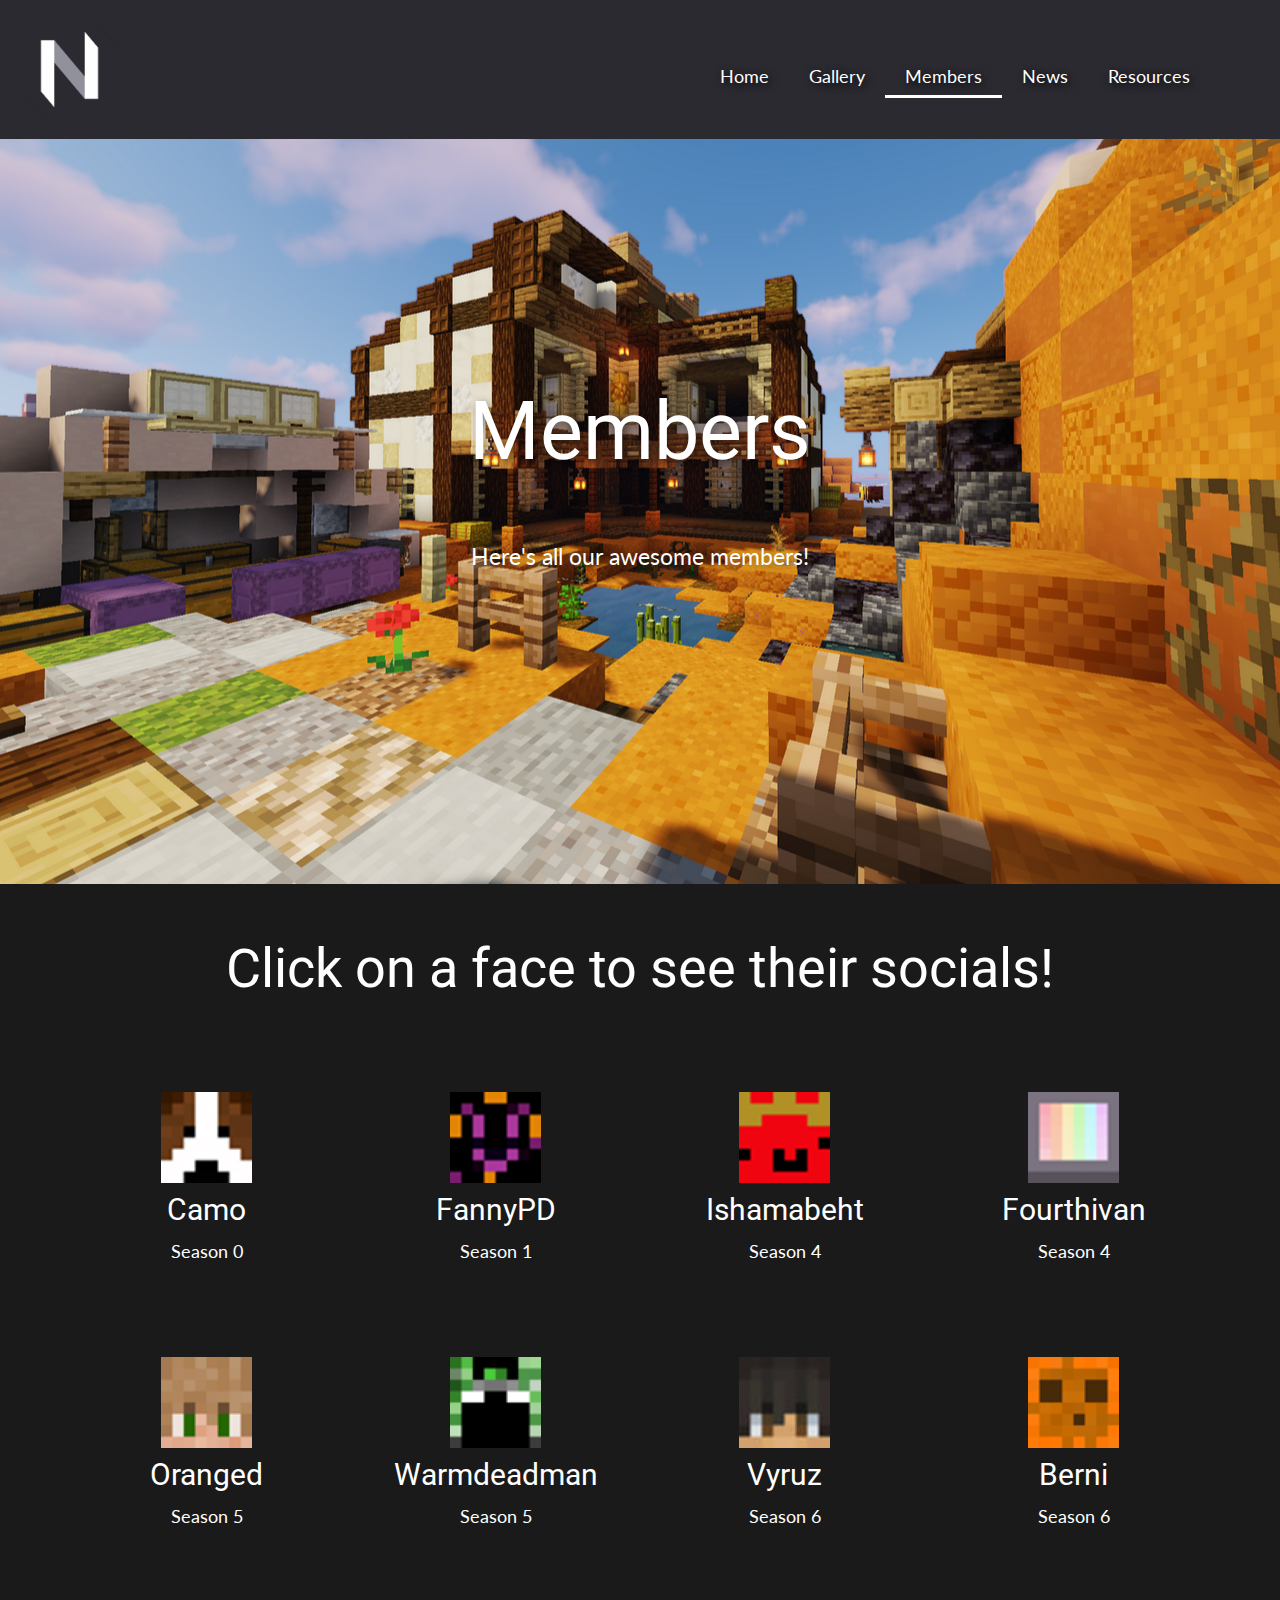
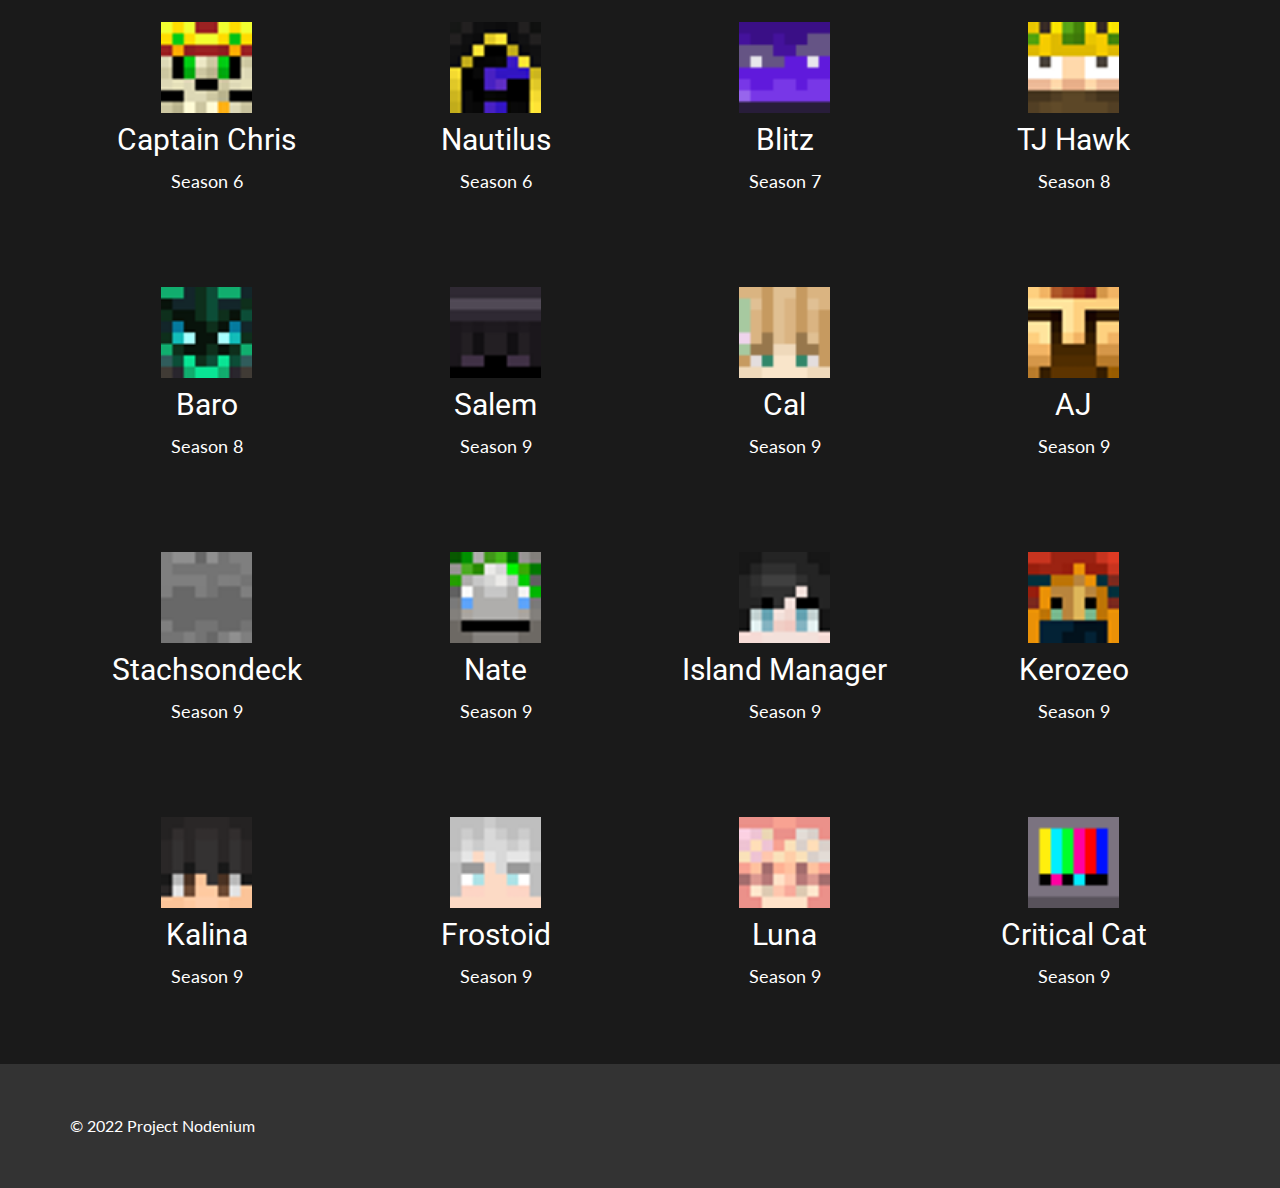
<file: Members.html>
<!DOCTYPE html>
<html style="font-size: 18px;" lang="en-US">
  <head>
    <meta name="viewport" content="width=device-width, initial-scale=1.0">
    <meta charset="utf-8">
    <meta name="keywords" content="">
    <meta name="description" content="">
    <meta name="page_type" content="np-template-header-footer-from-plugin">
    <title>Members</title>
    <link rel="stylesheet" href="nicepage.css" media="screen">
<link rel="stylesheet" href="Members.css" media="screen">
    <script class="u-script" type="text/javascript" src="jquery.js" defer=""></script>
    <script class="u-script" type="text/javascript" src="nicepage.js" defer=""></script>
    <link rel="icon" type="image/x-icon" href="https://projectnodenium.com/images/favicon.ico">
    <link id="u-theme-google-font" rel="stylesheet" href="https://fonts.googleapis.com/css?family=Lato:100,100i,300,300i,400,400i,700,700i,900,900i|Nunito+Sans:200,200i,300,300i,400,400i,600,600i,700,700i,800,800i,900,900i">
    <link id="u-page-google-font" rel="stylesheet" href="https://fonts.googleapis.com/css?family=Roboto:100,100i,300,300i,400,400i,500,500i,700,700i,900,900i">
    
    
    
    <script type="application/ld+json">{
		"@context": "http://schema.org",
		"@type": "Organization",
		"name": "Project Nodenium",
		"logo": "images/m.png"
}</script>
    <meta name="theme-color" content="#2b2a31">
    <meta property="og:title" content="Members">
    <meta property="og:description" content="">
    <meta property="og:type" content="website">
  </head>
  <body class="u-body"><header class="u-clearfix u-header u-palette-1-base u-sticky u-sticky-0d0f u-header" id="sec-5569"><div class="u-clearfix u-sheet u-sheet-1">
        <a href="https://projectnodenium.com" class="u-align-left u-image u-logo u-image-1" data-image-width="500" data-image-height="500">
          <img src="images/m.png" class="u-logo-image u-logo-image-1">
        </a>
        <nav class="u-menu u-menu-dropdown u-offcanvas u-menu-1">
          <div class="menu-collapse" style="font-size: 1rem; letter-spacing: 0px;">
            <a class="u-button-style u-custom-left-right-menu-spacing u-custom-padding-bottom u-custom-text-active-color u-custom-text-shadow u-custom-text-shadow-blur u-custom-text-shadow-transparency u-custom-top-bottom-menu-spacing u-nav-link u-text-active-palette-1-base u-text-hover-palette-2-base" href="#">
              <svg class="u-svg-link" viewBox="0 0 24 24"><use xmlns:xlink="http://www.w3.org/1999/xlink" xlink:href="#menu-hamburger"></use></svg>
              <svg class="u-svg-content" version="1.1" id="menu-hamburger" viewBox="0 0 16 16" x="0px" y="0px" xmlns:xlink="http://www.w3.org/1999/xlink" xmlns="http://www.w3.org/2000/svg"><g><rect y="1" width="16" height="2"></rect><rect y="7" width="16" height="2"></rect><rect y="13" width="16" height="2"></rect>
</g></svg>
            </a>
          </div>
          <div class="u-custom-menu u-nav-container">
            <ul class="u-nav u-unstyled u-nav-1"><li class="u-nav-item"><a class="u-border-3 u-border-active-white u-border-hover-palette-1-light-1 u-border-no-left u-border-no-right u-border-no-top u-button-style u-nav-link u-text-active-white u-text-hover-palette-2-base" href="/" style="padding: 10px 20px; text-shadow: 2px 2px 9px rgba(0,0,0,1);">Home</a>
</li><li class="u-nav-item"><a class="u-border-3 u-border-active-white u-border-hover-palette-1-light-1 u-border-no-left u-border-no-right u-border-no-top u-button-style u-nav-link u-text-active-white u-text-hover-palette-2-base" href="Gallery" style="padding: 10px 20px; text-shadow: 2px 2px 9px rgba(0,0,0,1);">Gallery</a>
</li><li class="u-nav-item"><a class="u-border-3 u-border-active-white u-border-hover-palette-1-light-1 u-border-no-left u-border-no-right u-border-no-top u-button-style u-nav-link u-text-active-white u-text-hover-palette-2-base" href="Members" style="padding: 10px 20px; text-shadow: 2px 2px 9px rgba(0,0,0,1);">Members</a>
</li><li class="u-nav-item"><a class="u-border-3 u-border-active-white u-border-hover-palette-1-light-1 u-border-no-left u-border-no-right u-border-no-top u-button-style u-nav-link u-text-active-white u-text-hover-palette-2-base" href="News" style="padding: 10px 20px; text-shadow: 2px 2px 9px rgba(0,0,0,1);">News</a>
</li><li class="u-nav-item"><a class="u-border-3 u-border-active-white u-border-hover-palette-1-light-1 u-border-no-left u-border-no-right u-border-no-top u-button-style u-nav-link u-text-active-white u-text-hover-palette-2-base" style="padding: 10px 20px; text-shadow: 2px 2px 9px rgba(0,0,0,1);">Resources</a><div class="u-nav-popup"><ul class="u-h-spacing-20 u-nav u-unstyled u-v-spacing-10 u-nav-2"><li class="u-nav-item"><a class="u-button-style u-nav-link u-white" href="Client-Resources">Client Resources</a>
</li><li class="u-nav-item"><a class="u-button-style u-nav-link u-white" href="Server-Resources">Server Resources</a>
</li></ul>
</div>
</li></ul>
          </div>
          <div class="u-custom-menu u-nav-container-collapse">
            <div class="u-black u-container-style u-inner-container-layout u-opacity u-opacity-95 u-sidenav">
              <div class="u-inner-container-layout u-sidenav-overflow">
                <div class="u-menu-close"></div>
                <ul class="u-align-center u-nav u-popupmenu-items u-unstyled u-nav-3"><li class="u-nav-item"><a class="u-button-style u-nav-link" href="/" style="padding: 10px 20px; text-shadow: 2px 2px 9px rgba(0,0,0,1);">Home</a>
</li><li class="u-nav-item"><a class="u-button-style u-nav-link" href="Gallery" style="padding: 10px 20px; text-shadow: 2px 2px 9px rgba(0,0,0,1);">Gallery</a>
</li><li class="u-nav-item"><a class="u-button-style u-nav-link" href="Members" style="padding: 10px 20px; text-shadow: 2px 2px 9px rgba(0,0,0,1);">Members</a>
</li><li class="u-nav-item"><a class="u-button-style u-nav-link" href="News" style="padding: 10px 20px; text-shadow: 2px 2px 9px rgba(0,0,0,1);">News</a>
</li><li class="u-nav-item"><a class="u-button-style u-nav-link" style="padding: 10px 20px; text-shadow: 2px 2px 9px rgba(0,0,0,1);">Resources</a><div class="u-nav-popup"><ul class="u-h-spacing-20 u-nav u-unstyled u-v-spacing-10 u-nav-4"><li class="u-nav-item"><a class="u-button-style u-nav-link" href="Client-Resources">Client Resources</a>
</li><li class="u-nav-item"><a class="u-button-style u-nav-link" href="Server-Resources">Server Resources</a>
</li></ul>
</div>
</li></ul>
              </div>
            </div>
            <div class="u-black u-menu-overlay u-opacity u-opacity-70"></div>
          </div>
        </nav>
      </div></header>
    <section class="skrollable u-align-center u-clearfix u-image u-parallax u-section-1" src="" data-image-width="1600" data-image-height="900" id="sec-a452">
      <div class="u-clearfix u-sheet u-sheet-1">
        <h1 class="u-text u-text-body-alt-color u-text-default u-text-1">Members</h1>
        <p class="u-large-text u-text u-text-body-alt-color u-text-variant u-text-2"> Here's all our awesome members!</p>
      </div>
    </section>
    <section class="u-clearfix u-grey-90 u-section-2" id="sec-cdc2">
      <div class="u-clearfix u-sheet u-sheet-1">
        <h1 class="u-text u-text-default u-text-1"> Click on a face to see their socials!</h1>
        <div class="u-expanded-width u-layout-grid u-list u-list-1">
          <div class="u-repeater u-repeater-1">
            <div class="u-align-center u-container-style u-list-item u-repeater-item">
              <div class="u-container-layout u-similar-container u-container-layout-1">
                <img class="u-image u-image-default u-preserve-proportions u-image-1" src="images/m1.png" alt="" data-image-width="60" data-image-height="60" data-href="https://www.youtube.com/channel/UCTDQ3txNkuKnpUTRsaeKfHQ" data-target="_blank">
                <h3 class="u-text u-text-2">Camo</h3>
                <p class="u-text u-text-3">Season 0</p>
              </div>
            </div>
            <div class="u-align-center u-container-style u-list-item u-repeater-item">
              <div class="u-container-layout u-similar-container u-container-layout-2">
                <img class="u-image u-image-default u-preserve-proportions u-image-2" src="images/m11.png" alt="" data-image-width="60" data-image-height="60">
                <h3 class="u-text u-text-4">FannyPD</h3>
                <p class="u-text u-text-5"> Season 1</p>
              </div>
            </div>
            <div class="u-align-center u-container-style u-list-item u-repeater-item">
              <div class="u-container-layout u-similar-container u-container-layout-3">
                <img class="u-image u-image-default u-preserve-proportions u-image-3" src="images/m2.png" alt="" data-image-width="60" data-image-height="60" data-href="https://www.twitch.tv/ishamabeht" data-target="_blank">
                <h3 class="u-text u-text-6">Ishamabeht</h3>
                <p class="u-text u-text-7"> Season 4</p>
              </div>
            </div>
            <div class="u-align-center u-container-style u-list-item u-repeater-item">
              <div class="u-container-layout u-similar-container u-container-layout-4">
                <img class="u-image u-image-default u-preserve-proportions u-image-4" src="images/m3.png" alt="" data-image-width="60" data-image-height="60">
                <h3 class="u-text u-text-8">Fourthivan</h3>
                <p class="u-text u-text-9"> Season 4</p>
              </div>
            </div>
            <div class="u-align-center u-container-style u-list-item u-repeater-item">
              <div class="u-container-layout u-similar-container u-container-layout-5">
                <img class="u-image u-image-default u-preserve-proportions u-image-5" src="images/m4.png" alt="" data-image-width="60" data-image-height="60" data-href="https://www.youtube.com/channel/UC205Gv1-CcDENIC2yraGoIQ" data-target="_blank">
                <h3 class="u-text u-text-10">Oranged</h3>
                <p class="u-text u-text-11"> Season 5</p>
              </div>
            </div>
            <div class="u-align-center u-container-style u-list-item u-repeater-item">
              <div class="u-container-layout u-similar-container u-container-layout-6">
                <img class="u-image u-image-default u-preserve-proportions u-image-6" src="images/m5.png" alt="" data-image-width="60" data-image-height="60" data-href="https://www.youtube.com/channel/UCj1CzvyjH3cVURR_oFFGkwQ" data-target="_blank">
                <h3 class="u-text u-text-12">Warmdeadman</h3>
                <p class="u-text u-text-13"> Season 5</p>
              </div>
            </div>
            <div class="u-align-center u-container-style u-list-item u-repeater-item">
              <div class="u-container-layout u-similar-container u-container-layout-7">
                <img class="u-image u-image-default u-preserve-proportions u-image-7" src="images/m.jfif" alt="" data-image-width="60" data-image-height="60">
                <h3 class="u-text u-text-14">Vyruz</h3>
                <p class="u-text u-text-15">Season 6</p>
              </div>
            </div>
            <div class="u-align-center u-container-style u-list-item u-repeater-item">
              <div class="u-container-layout u-similar-container u-container-layout-8">
                <img class="u-image u-image-default u-preserve-proportions u-image-8" src="images/m6.png" alt="" data-image-width="60" data-image-height="60" data-href="https://www.youtube.com/channel/UCRq49MsFSs01RLUwsXEcs5w" data-target="_blank">
                <h3 class="u-text u-text-16">Berni</h3>
                <p class="u-text u-text-17"> Season 6</p>
              </div>
            </div>
            <div class="u-align-center u-container-style u-list-item u-repeater-item">
              <div class="u-container-layout u-similar-container u-container-layout-9">
                <img class="u-image u-image-default u-preserve-proportions u-image-9" src="images/m7.png" alt="" data-image-width="60" data-image-height="60">
                <h3 class="u-text u-text-18">Captain Chris</h3>
                <p class="u-text u-text-19"> Season 6</p>
              </div>
            </div>
            <div class="u-align-center u-container-style u-list-item u-repeater-item">
              <div class="u-container-layout u-similar-container u-container-layout-10">
                <img class="u-image u-image-default u-preserve-proportions u-image-10" src="images/m8.png" alt="" data-image-width="60" data-image-height="60">
                <h3 class="u-text u-text-20">Nautilus</h3>
                <p class="u-text u-text-21"> Season 6</p>
              </div>
            </div>
            <div class="u-align-center u-container-style u-list-item u-repeater-item">
              <div class="u-container-layout u-similar-container u-container-layout-11">
                <img class="u-image u-image-default u-preserve-proportions u-image-11" src="images/face1.png" alt="" data-image-width="32" data-image-height="32">
                <h3 class="u-text u-text-22">Blitz</h3>
                <p class="u-text u-text-23"> Season 7</p>
              </div>
            </div>
            <div class="u-align-center u-container-style u-list-item u-repeater-item">
              <div class="u-container-layout u-similar-container u-container-layout-12">
                <img class="u-image u-image-default u-preserve-proportions u-image-12" src="images/m9.png" alt="" data-image-width="60" data-image-height="60">
                <h3 class="u-text u-text-24">TJ Hawk</h3>
                <p class="u-text u-text-25"> Season 8</p>
              </div>
            </div>
            <div class="u-align-center u-container-style u-list-item u-repeater-item">
              <div class="u-container-layout u-similar-container u-container-layout-13">
                <img class="u-image u-image-default u-preserve-proportions u-image-13" src="images/m10.png" alt="" data-image-width="60" data-image-height="60" data-href="https://www.youtube.com/channel/UC7XAUB7yY3ZiNLK7vvgSlNw" data-target="_blank">
                <h3 class="u-text u-text-26">Baro</h3>
                <p class="u-text u-text-27"> Season 8</p>
              </div>
            </div>
            <div class="u-align-center u-container-style u-list-item u-repeater-item">
              <div class="u-container-layout u-similar-container u-container-layout-14">
                <img class="u-image u-image-default u-preserve-proportions u-image-14" src="images/m111.png" alt="" data-image-width="60" data-image-height="60">
                <h3 class="u-text u-text-28">Salem</h3>
                <p class="u-text u-text-29"> Season 9</p>
              </div>
            </div>
            <div class="u-align-center u-container-style u-list-item u-repeater-item">
              <div class="u-container-layout u-similar-container u-container-layout-15">
                <img class="u-image u-image-default u-preserve-proportions u-image-15" src="images/download.png" alt="" data-image-width="32" data-image-height="32">
                <h3 class="u-text u-text-30">Cal</h3>
                <p class="u-text u-text-31"> Season 9</p>
              </div>
            </div>
            <div class="u-align-center u-container-style u-list-item u-repeater-item">
              <div class="u-container-layout u-similar-container u-container-layout-16">
                <img class="u-image u-image-default u-preserve-proportions u-image-16" src="images/m12.png" alt="" data-image-width="60" data-image-height="60" data-href="https://twitter.com/AJKilmurray" data-target="_blank">
                <h3 class="u-text u-text-32">AJ</h3>
                <p class="u-text u-text-33"> Season 9</p>
              </div>
            </div>
            <div class="u-align-center u-container-style u-list-item u-repeater-item">
              <div class="u-container-layout u-similar-container u-container-layout-17">
                <img class="u-image u-image-default u-preserve-proportions u-image-17" src="images/m13.png" alt="" data-image-width="60" data-image-height="60">
                <h3 class="u-text u-text-34">Stachsondeck</h3>
                <p class="u-text u-text-35"> Season 9</p>
              </div>
            </div>
            <div class="u-align-center u-container-style u-list-item u-repeater-item">
              <div class="u-container-layout u-similar-container u-container-layout-18">
                <img class="u-image u-image-default u-preserve-proportions u-image-18" src="images/m14.png" alt="" data-image-width="60" data-image-height="60" data-href="https://www.youtube.com/channel/UCzysrZbP5NZbxANzBwjN77g" data-target="_blank">
                <h3 class="u-text u-text-36">Nate</h3>
                <p class="u-text u-text-37">Season 9</p>
              </div>
            </div>
            <div class="u-align-center u-container-style u-list-item u-repeater-item">
              <div class="u-container-layout u-similar-container u-container-layout-19">
                <img class="u-image u-image-default u-preserve-proportions u-image-19" src="images/m15.png" alt="" data-image-width="60" data-image-height="60">
                <h3 class="u-text u-text-38">Island Manager</h3>
                <p class="u-text u-text-39"> Season 9</p>
              </div>
            </div>
            <div class="u-align-center u-container-style u-list-item u-repeater-item">
              <div class="u-container-layout u-similar-container u-container-layout-20">
                <img class="u-image u-image-default u-preserve-proportions u-image-20" src="images/m16.png" alt="" data-image-width="60" data-image-height="60">
                <h3 class="u-text u-text-40">Kerozeo</h3>
                <p class="u-text u-text-41"> Season 9</p>
              </div>
            </div>
            <div class="u-align-center u-container-style u-list-item u-repeater-item">
              <div class="u-container-layout u-similar-container u-container-layout-21">
                <img class="u-image u-image-default u-preserve-proportions u-image-21" src="images/m17.png" alt="" data-image-width="60" data-image-height="60">
                <h3 class="u-text u-text-42">Kalina</h3>
                <p class="u-text u-text-43"> Season 9</p>
              </div>
            </div>
            <div class="u-align-center u-container-style u-list-item u-repeater-item">
              <div class="u-container-layout u-similar-container u-container-layout-22">
                <img class="u-image u-image-default u-preserve-proportions u-image-22" src="images/m18.png" alt="" data-image-width="60" data-image-height="60" data-href="https://www.youtube.com/channel/UCtpSYVAaS8TS07zuN1hgO6Q" data-target="_blank">
                <h3 class="u-text u-text-44">Frostoid</h3>
                <p class="u-text u-text-45"> Season 9</p>
              </div>
            </div>
            <div class="u-align-center u-container-style u-list-item u-repeater-item">
              <div class="u-container-layout u-similar-container u-container-layout-23">
                <img class="u-image u-image-default u-preserve-proportions u-image-23" src="images/m19.png" alt="" data-image-width="60" data-image-height="60" data-href="https://www.youtube.com/channel/UCW15iq1zNcbIvAKF3uc8AxA" data-target="_blank">
                <h3 class="u-text u-text-46">Luna</h3>
                <p class="u-text u-text-47"> Season 9</p>
              </div>
            </div>
            <div class="u-align-center u-container-style u-list-item u-repeater-item">
              <div class="u-container-layout u-similar-container u-container-layout-24">
                <img class="u-image u-image-default u-preserve-proportions u-image-24" src="images/face.png" alt="" data-image-width="32" data-image-height="32">
                <h3 class="u-text u-text-48">Critical Cat</h3>
                <p class="u-text u-text-49"> Season 9</p>
              </div>
            </div>
          </div>
        </div>
      </div>
    </section>
    
    
    <footer class="u-align-center u-clearfix u-footer u-grey-80 u-footer" id="sec-158e"><div class="u-clearfix u-sheet u-sheet-1">
        <p class="u-align-left u-small-text u-text u-text-variant u-text-1"> © 2022 Project Nodenium</p>
      </div></footer>
  </body>
</html>
</file>
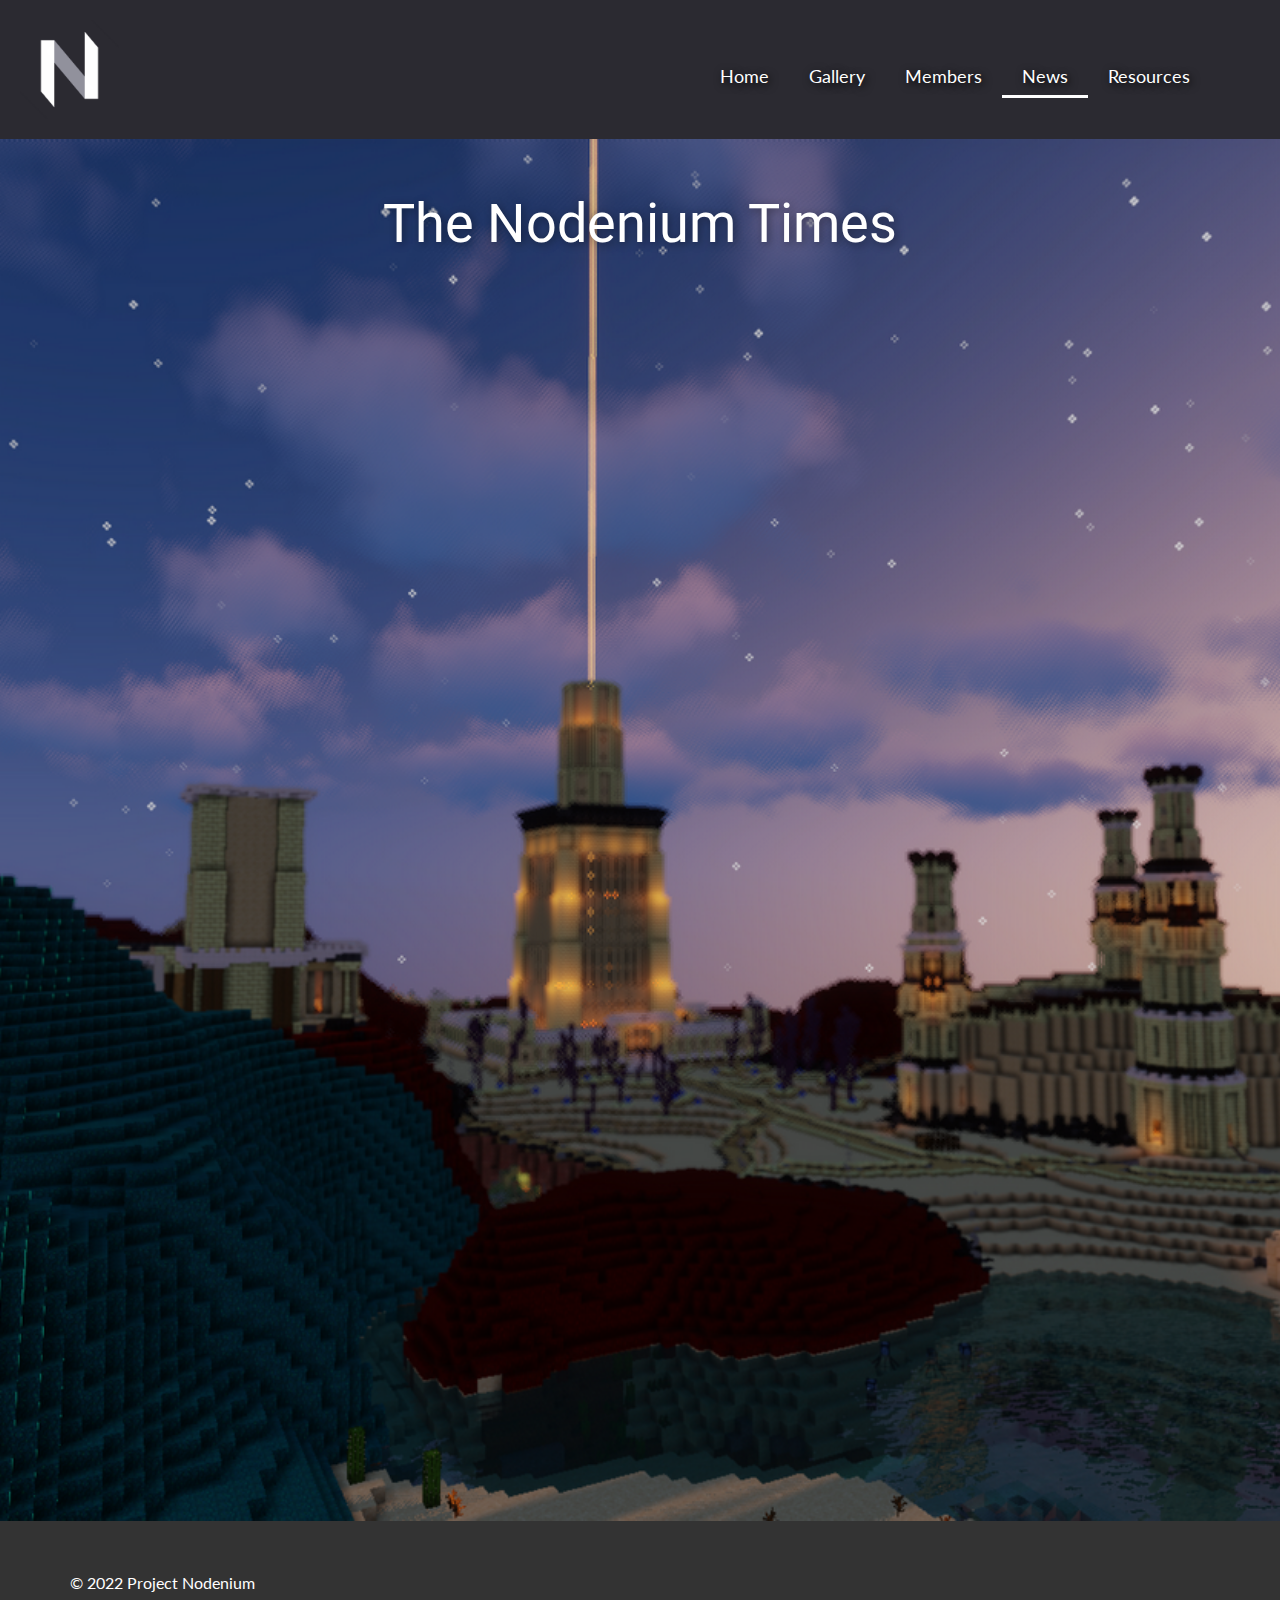
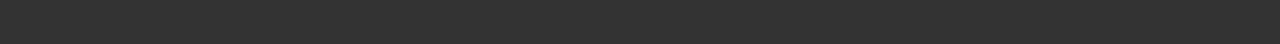
<file: News.html>
<!DOCTYPE html>
<html style="font-size: 18px;" lang="en-US">
  <head>
    <meta name="viewport" content="width=device-width, initial-scale=1.0">
    <meta charset="utf-8">
    <meta name="keywords" content="">
    <meta name="description" content="">
    <meta name="page_type" content="np-template-header-footer-from-plugin">
    <title>News</title>
    <link rel="stylesheet" href="nicepage.css" media="screen">
<link rel="stylesheet" href="News.css" media="screen">
    <script class="u-script" type="text/javascript" src="jquery.js" defer=""></script>
    <script class="u-script" type="text/javascript" src="nicepage.js" defer=""></script>
    <link rel="icon" type="image/x-icon" href="https://projectnodenium.com/images/favicon.ico">
    <link id="u-theme-google-font" rel="stylesheet" href="https://fonts.googleapis.com/css?family=Lato:100,100i,300,300i,400,400i,700,700i,900,900i|Nunito+Sans:200,200i,300,300i,400,400i,600,600i,700,700i,800,800i,900,900i">
    <link id="u-page-google-font" rel="stylesheet" href="https://fonts.googleapis.com/css?family=Roboto:100,100i,300,300i,400,400i,500,500i,700,700i,900,900i">
    
    
    <script type="application/ld+json">{
		"@context": "http://schema.org",
		"@type": "Organization",
		"name": "Project Nodenium",
		"logo": "images/m.png"
}</script>
    <meta name="theme-color" content="#2b2a31">
    <meta property="og:title" content="News">
    <meta property="og:description" content="">
    <meta property="og:type" content="website">
  </head>
  <body class="u-body" style="overflow: auto;"><header class="u-clearfix u-header u-palette-1-base u-sticky u-sticky-0d0f u-header" id="sec-5569"><div class="u-clearfix u-sheet u-sheet-1">
        <a href="https://projectnodenium.com" class="u-align-left u-image u-logo u-image-1" data-image-width="500" data-image-height="500">
          <img src="images/m.png" class="u-logo-image u-logo-image-1">
        </a>
        <nav class="u-menu u-menu-dropdown u-offcanvas u-menu-1">
          <div class="menu-collapse" style="font-size: 1rem; letter-spacing: 0px;">
            <a class="u-button-style u-custom-left-right-menu-spacing u-custom-padding-bottom u-custom-text-active-color u-custom-text-shadow u-custom-text-shadow-blur u-custom-text-shadow-transparency u-custom-top-bottom-menu-spacing u-nav-link u-text-active-palette-1-base u-text-hover-palette-2-base" href="#">
              <svg class="u-svg-link" viewBox="0 0 24 24"><use xmlns:xlink="http://www.w3.org/1999/xlink" xlink:href="#menu-hamburger"></use></svg>
              <svg class="u-svg-content" version="1.1" id="menu-hamburger" viewBox="0 0 16 16" x="0px" y="0px" xmlns:xlink="http://www.w3.org/1999/xlink" xmlns="http://www.w3.org/2000/svg"><g><rect y="1" width="16" height="2"></rect><rect y="7" width="16" height="2"></rect><rect y="13" width="16" height="2"></rect>
</g></svg>
            </a>
          </div>
          <div class="u-custom-menu u-nav-container">
            <ul class="u-nav u-unstyled u-nav-1"><li class="u-nav-item"><a class="u-border-3 u-border-active-white u-border-hover-palette-1-light-1 u-border-no-left u-border-no-right u-border-no-top u-button-style u-nav-link u-text-active-white u-text-hover-palette-2-base" href="/" style="padding: 10px 20px; text-shadow: 2px 2px 9px rgba(0,0,0,1);">Home</a>
</li><li class="u-nav-item"><a class="u-border-3 u-border-active-white u-border-hover-palette-1-light-1 u-border-no-left u-border-no-right u-border-no-top u-button-style u-nav-link u-text-active-white u-text-hover-palette-2-base" href="Gallery" style="padding: 10px 20px; text-shadow: 2px 2px 9px rgba(0,0,0,1);">Gallery</a>
</li><li class="u-nav-item"><a class="u-border-3 u-border-active-white u-border-hover-palette-1-light-1 u-border-no-left u-border-no-right u-border-no-top u-button-style u-nav-link u-text-active-white u-text-hover-palette-2-base" href="Members" style="padding: 10px 20px; text-shadow: 2px 2px 9px rgba(0,0,0,1);">Members</a>
</li><li class="u-nav-item"><a class="u-border-3 u-border-active-white u-border-hover-palette-1-light-1 u-border-no-left u-border-no-right u-border-no-top u-button-style u-nav-link u-text-active-white u-text-hover-palette-2-base" href="News" style="padding: 10px 20px; text-shadow: 2px 2px 9px rgba(0,0,0,1);">News</a>
</li><li class="u-nav-item"><a class="u-border-3 u-border-active-white u-border-hover-palette-1-light-1 u-border-no-left u-border-no-right u-border-no-top u-button-style u-nav-link u-text-active-white u-text-hover-palette-2-base" style="padding: 10px 20px; text-shadow: 2px 2px 9px rgba(0,0,0,1);">Resources</a><div class="u-nav-popup"><ul class="u-h-spacing-20 u-nav u-unstyled u-v-spacing-10 u-nav-2"><li class="u-nav-item"><a class="u-button-style u-nav-link u-white" href="Client-Resources">Client Resources</a>
</li><li class="u-nav-item"><a class="u-button-style u-nav-link u-white" href="Server-Resources">Server Resources</a>
</li></ul>
</div>
</li></ul>
          </div>
          <div class="u-custom-menu u-nav-container-collapse">
            <div class="u-black u-container-style u-inner-container-layout u-opacity u-opacity-95 u-sidenav">
              <div class="u-inner-container-layout u-sidenav-overflow">
                <div class="u-menu-close"></div>
                <ul class="u-align-center u-nav u-popupmenu-items u-unstyled u-nav-3"><li class="u-nav-item"><a class="u-button-style u-nav-link" href="/" style="padding: 10px 20px; text-shadow: 2px 2px 9px rgba(0,0,0,1);">Home</a>
</li><li class="u-nav-item"><a class="u-button-style u-nav-link" href="Gallery" style="padding: 10px 20px; text-shadow: 2px 2px 9px rgba(0,0,0,1);">Gallery</a>
</li><li class="u-nav-item"><a class="u-button-style u-nav-link" href="Members" style="padding: 10px 20px; text-shadow: 2px 2px 9px rgba(0,0,0,1);">Members</a>
</li><li class="u-nav-item"><a class="u-button-style u-nav-link" href="News" style="padding: 10px 20px; text-shadow: 2px 2px 9px rgba(0,0,0,1);">News</a>
</li><li class="u-nav-item"><a class="u-button-style u-nav-link" style="padding: 10px 20px; text-shadow: 2px 2px 9px rgba(0,0,0,1);">Resources</a><div class="u-nav-popup"><ul class="u-h-spacing-20 u-nav u-unstyled u-v-spacing-10 u-nav-4"><li class="u-nav-item"><a class="u-button-style u-nav-link" href="Client-Resources">Client Resources</a>
</li><li class="u-nav-item"><a class="u-button-style u-nav-link" href="Server-Resources">Server Resources</a>
</li></ul>
</div>
</li></ul>
              </div>
            </div>
            <div class="u-black u-menu-overlay u-opacity u-opacity-70"></div>
          </div>
        </nav>
      </div></header>
    <section class="u-clearfix u-image u-section-1" id="sec-65e5" data-image-width="1920" data-image-height="1080">
      <div class="u-align-left u-clearfix u-sheet u-sheet-1">
        <h1 class="u-align-center u-text u-text-body-alt-color u-text-default u-text-1">The Nodenium Times</h1>
        <div class="u-clearfix u-custom-html u-custom-html-1">

          <iframe name="iframe-video" class="kv-ee-iframe u-hidden-md u-hidden-sm u-hidden-xs" frameborder="0" allowtransparency="true" allowfullscreen="true" scrolling="yes" allow="encrypted-media" align="center" src="https://docs.google.com/presentation/d/e/2PACX-1vQrElE7i7Zwd42Y8lbORNFRBXyBkG8GQEvI_JAr9Fy5uSoX-tOHMyB4cBcMj8A0qWh6J_AKTHgCfkwA/embed?start=false&amp;loop=true&amp;delayms=3000" style="display: block; border: none; visibility: visible; width:816px; height:1090px"></iframe>

<iframe name="iframe-video" class="kv-ee-iframe u-hidden-sm u-hidden-xs u-hidden-lg u-hidden-xl" frameborder="0" allowtransparency="true" allowfullscreen="true" scrolling="yes" allow="encrypted-media" align="center" src="https://docs.google.com/presentation/d/e/2PACX-1vQrElE7i7Zwd42Y8lbORNFRBXyBkG8GQEvI_JAr9Fy5uSoX-tOHMyB4cBcMj8A0qWh6J_AKTHgCfkwA/embed?start=false&amp;loop=true&amp;delayms=3000" style="display: block; border: none; visibility: visible; width:730px; height:981px"></iframe>

<iframe name="iframe-video" class="kv-ee-iframe u-hidden-md u-hidden-lg u-hidden-xl" frameborder="0" allowtransparency="true" allowfullscreen="true" scrolling="yes" allow="encrypted-media" align="center" src="https://docs.google.com/presentation/d/e/2PACX-1vQrElE7i7Zwd42Y8lbORNFRBXyBkG8GQEvI_JAr9Fy5uSoX-tOHMyB4cBcMj8A0qWh6J_AKTHgCfkwA/embed?start=false&amp;loop=true&amp;delayms=3000" style="display: block; border: none; visibility: visible; width:350px; height:485px"></iframe>

        </div>
      </div>
    </section>
    <style class="u-overlap-style">.u-overlap:not(.u-sticky-scroll) .u-header {
background-color: #2b2a31 !important
}</style>
    
    
    <footer class="u-align-center u-clearfix u-footer u-grey-80 u-footer" id="sec-158e"><div class="u-clearfix u-sheet u-sheet-1">
        <p class="u-align-left u-small-text u-text u-text-variant u-text-1"> © 2022 Project Nodenium</p>
      </div></footer>
  </body>
</html>
</file>
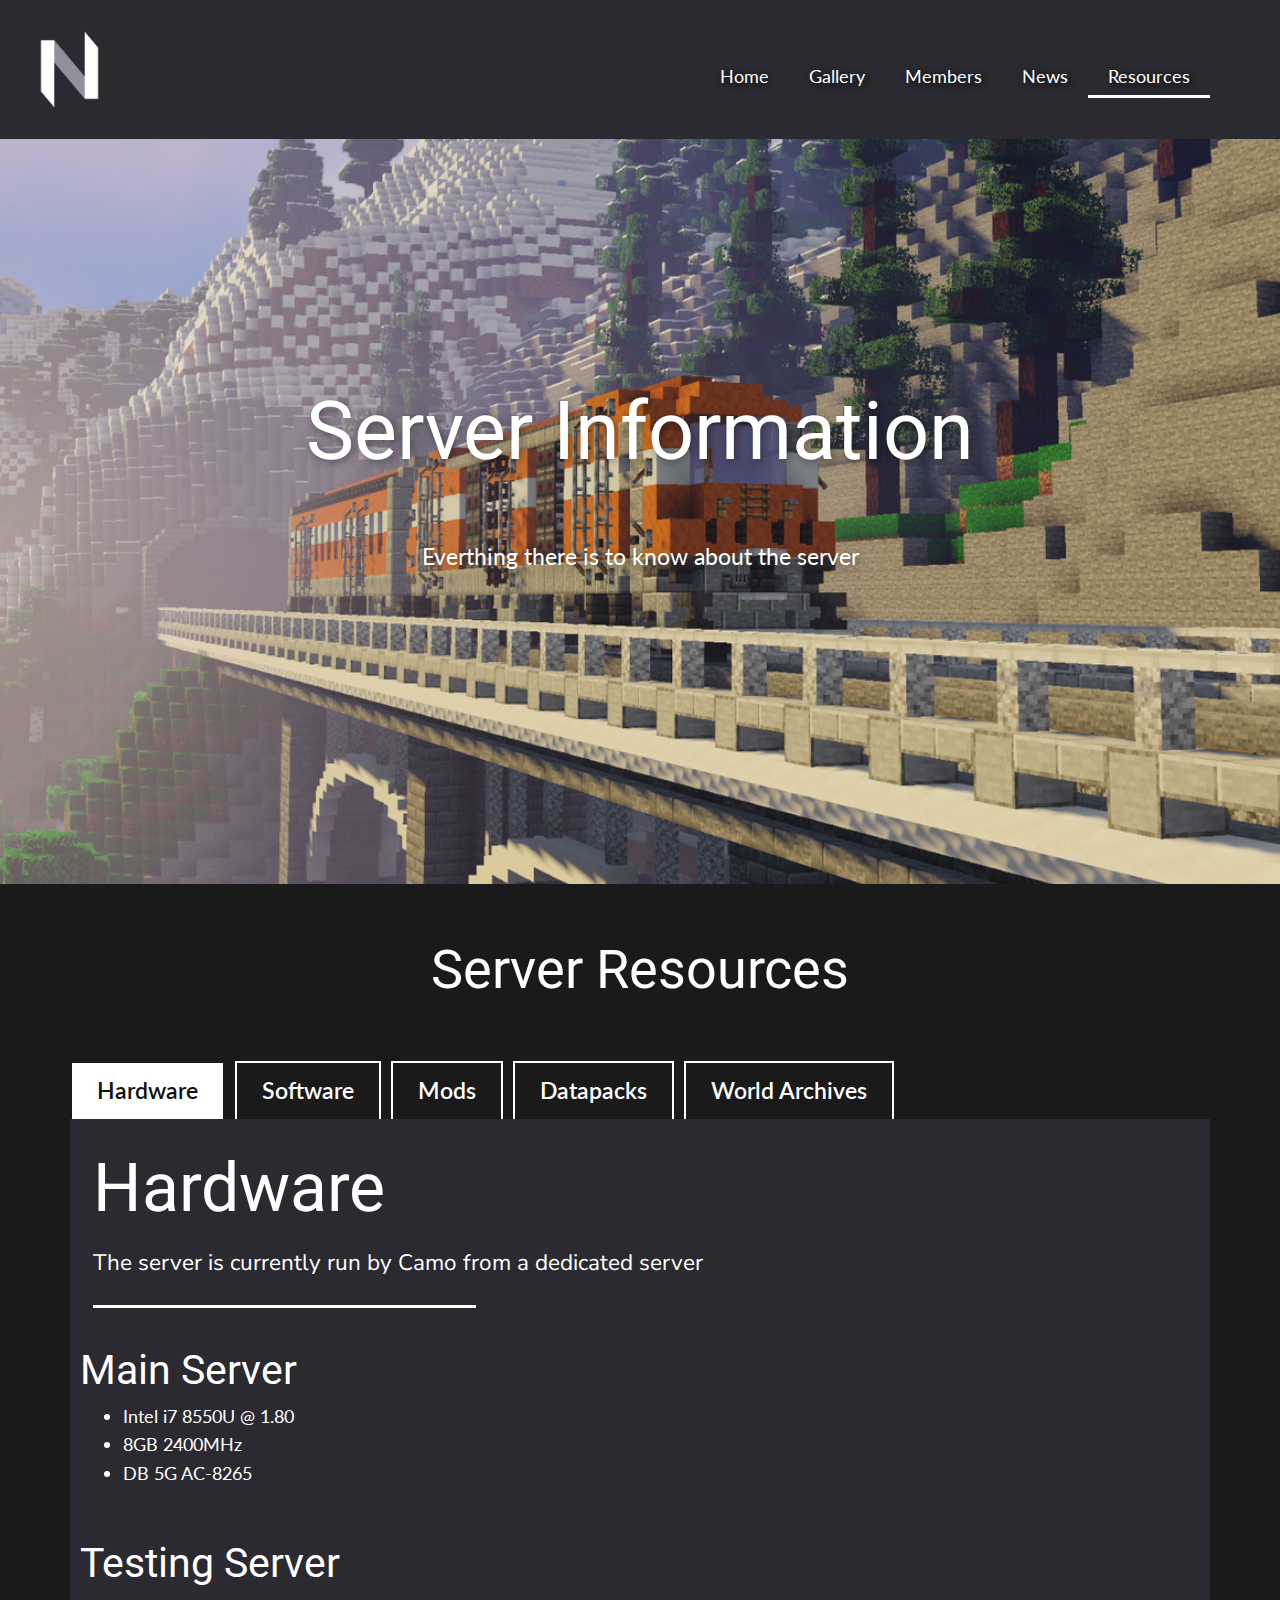
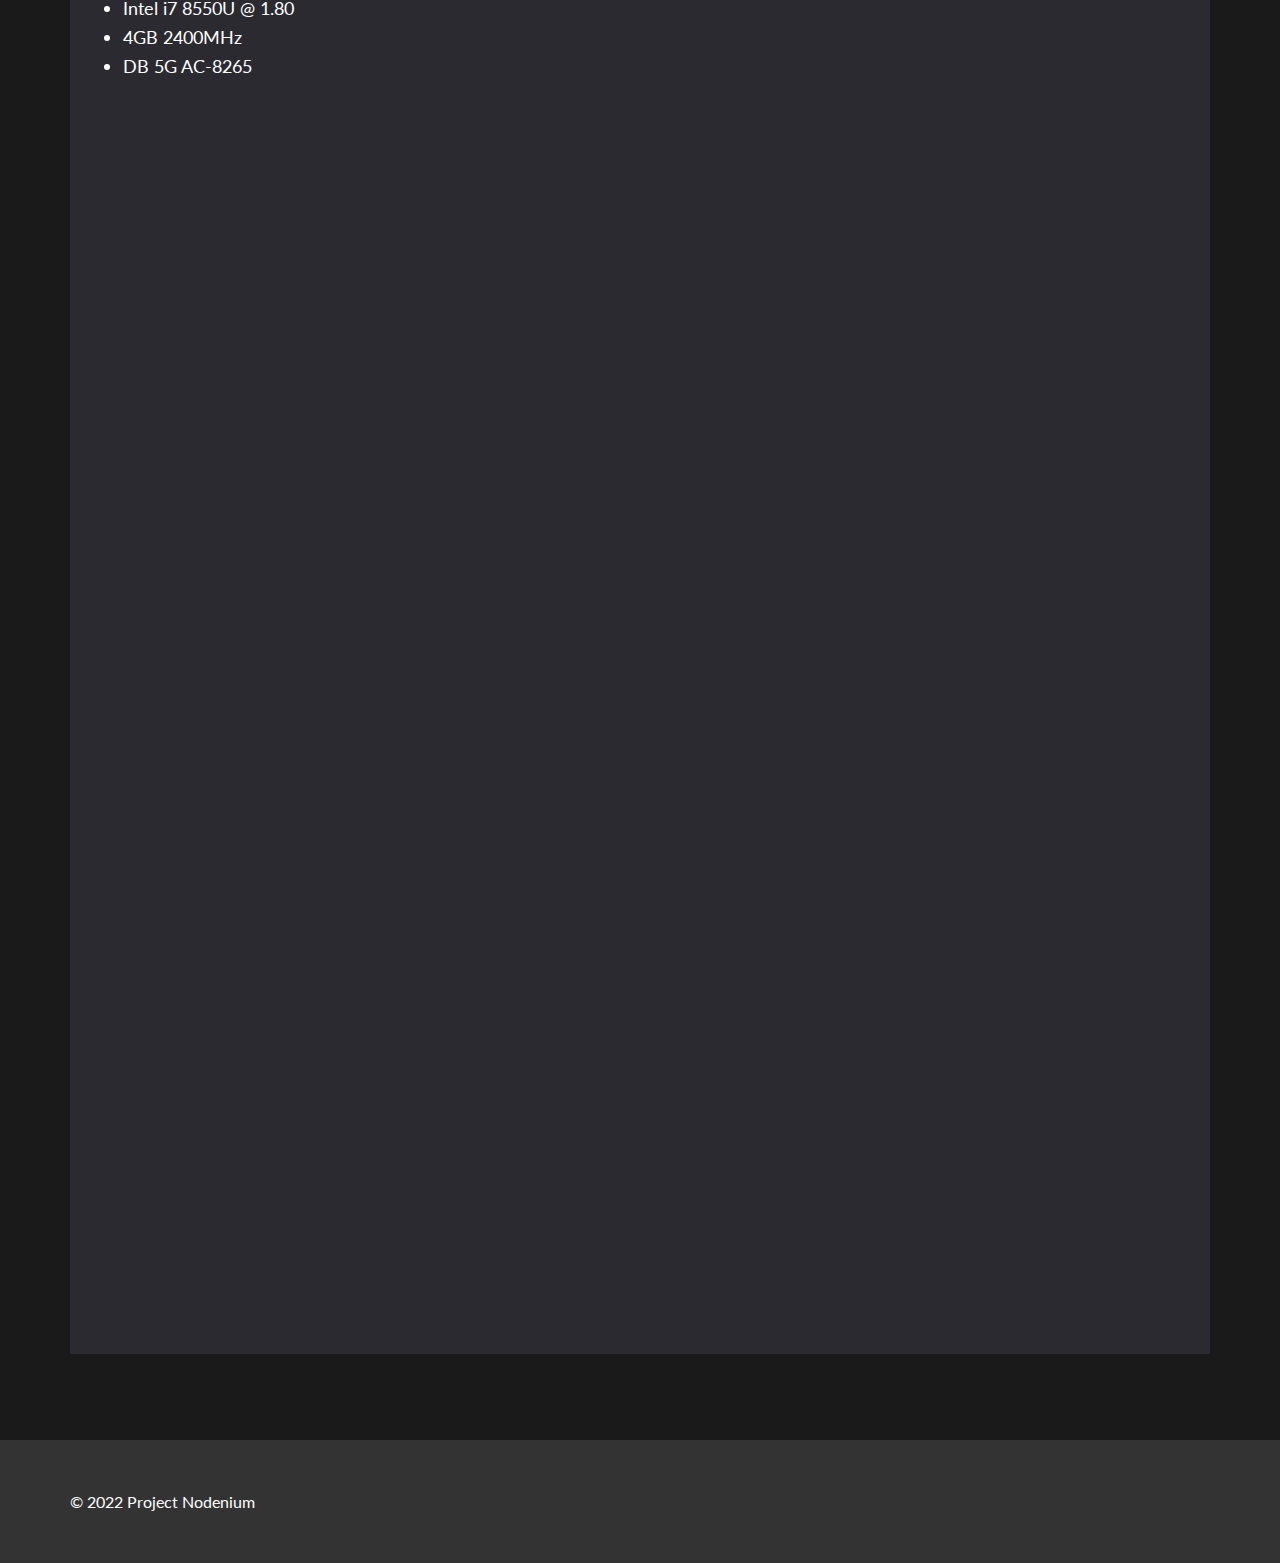
<file: Server-Resources.html>
<!DOCTYPE html>
<html style="font-size: 18px;" lang="en-US">
  <head>
    <meta name="viewport" content="width=device-width, initial-scale=1.0">
    <meta charset="utf-8">
    <meta name="keywords" content="INTUITIVE">
    <meta name="description" content="">
    <meta name="page_type" content="np-template-header-footer-from-plugin">
    <title>Server Resources</title>
    <link rel="stylesheet" href="nicepage.css" media="screen">
<link rel="stylesheet" href="Server-Resources.css" media="screen">
    <script class="u-script" type="text/javascript" src="jquery.js" defer=""></script>
    <script class="u-script" type="text/javascript" src="nicepage.js" defer=""></script>
    <link rel="icon" type="image/x-icon" href="https://projectnodenium.com/images/favicon.ico">
    <link id="u-theme-google-font" rel="stylesheet" href="https://fonts.googleapis.com/css?family=Lato:100,100i,300,300i,400,400i,700,700i,900,900i|Nunito+Sans:200,200i,300,300i,400,400i,600,600i,700,700i,800,800i,900,900i">
    <link id="u-page-google-font" rel="stylesheet" href="https://fonts.googleapis.com/css?family=Roboto:100,100i,300,300i,400,400i,500,500i,700,700i,900,900i">
    
    
    
    <script type="application/ld+json">{
		"@context": "http://schema.org",
		"@type": "Organization",
		"name": "Project Nodenium",
		"logo": "images/m.png"
}</script>
    <meta name="theme-color" content="#2b2a31">
    <meta property="og:title" content="Server Resources">
    <meta property="og:description" content="">
    <meta property="og:type" content="website">
  </head>
  <body class="u-body"><header class="u-clearfix u-header u-palette-1-base u-sticky u-sticky-0d0f u-header" id="sec-5569"><div class="u-clearfix u-sheet u-sheet-1">
        <a href="https://projectnodenium.com" class="u-align-left u-image u-logo u-image-1" data-image-width="500" data-image-height="500">
          <img src="images/m.png" class="u-logo-image u-logo-image-1">
        </a>
        <nav class="u-menu u-menu-dropdown u-offcanvas u-menu-1">
          <div class="menu-collapse" style="font-size: 1rem; letter-spacing: 0px;">
            <a class="u-button-style u-custom-left-right-menu-spacing u-custom-padding-bottom u-custom-text-active-color u-custom-text-shadow u-custom-text-shadow-blur u-custom-text-shadow-transparency u-custom-top-bottom-menu-spacing u-nav-link u-text-active-palette-1-base u-text-hover-palette-2-base" href="#">
              <svg class="u-svg-link" viewBox="0 0 24 24"><use xmlns:xlink="http://www.w3.org/1999/xlink" xlink:href="#menu-hamburger"></use></svg>
              <svg class="u-svg-content" version="1.1" id="menu-hamburger" viewBox="0 0 16 16" x="0px" y="0px" xmlns:xlink="http://www.w3.org/1999/xlink" xmlns="http://www.w3.org/2000/svg"><g><rect y="1" width="16" height="2"></rect><rect y="7" width="16" height="2"></rect><rect y="13" width="16" height="2"></rect>
</g></svg>
            </a>
          </div>
          <div class="u-custom-menu u-nav-container">
            <ul class="u-nav u-unstyled u-nav-1"><li class="u-nav-item"><a class="u-border-3 u-border-active-white u-border-hover-palette-1-light-1 u-border-no-left u-border-no-right u-border-no-top u-button-style u-nav-link u-text-active-white u-text-hover-palette-2-base" href="/" style="padding: 10px 20px; text-shadow: 2px 2px 9px rgba(0,0,0,1);">Home</a>
</li><li class="u-nav-item"><a class="u-border-3 u-border-active-white u-border-hover-palette-1-light-1 u-border-no-left u-border-no-right u-border-no-top u-button-style u-nav-link u-text-active-white u-text-hover-palette-2-base" href="Gallery" style="padding: 10px 20px; text-shadow: 2px 2px 9px rgba(0,0,0,1);">Gallery</a>
</li><li class="u-nav-item"><a class="u-border-3 u-border-active-white u-border-hover-palette-1-light-1 u-border-no-left u-border-no-right u-border-no-top u-button-style u-nav-link u-text-active-white u-text-hover-palette-2-base" href="Members" style="padding: 10px 20px; text-shadow: 2px 2px 9px rgba(0,0,0,1);">Members</a>
</li><li class="u-nav-item"><a class="u-border-3 u-border-active-white u-border-hover-palette-1-light-1 u-border-no-left u-border-no-right u-border-no-top u-button-style u-nav-link u-text-active-white u-text-hover-palette-2-base" href="News" style="padding: 10px 20px; text-shadow: 2px 2px 9px rgba(0,0,0,1);">News</a>
</li><li class="u-nav-item"><a class="u-border-3 u-border-active-white u-border-hover-palette-1-light-1 u-border-no-left u-border-no-right u-border-no-top u-button-style u-nav-link u-text-active-white u-text-hover-palette-2-base" style="padding: 10px 20px; text-shadow: 2px 2px 9px rgba(0,0,0,1);">Resources</a><div class="u-nav-popup"><ul class="u-h-spacing-20 u-nav u-unstyled u-v-spacing-10 u-nav-2"><li class="u-nav-item"><a class="u-button-style u-nav-link u-white" href="Client-Resources">Client Resources</a>
</li><li class="u-nav-item"><a class="u-button-style u-nav-link u-white" href="Server-Resources">Server Resources</a>
</li></ul>
</div>
</li></ul>
          </div>
          <div class="u-custom-menu u-nav-container-collapse">
            <div class="u-black u-container-style u-inner-container-layout u-opacity u-opacity-95 u-sidenav">
              <div class="u-inner-container-layout u-sidenav-overflow">
                <div class="u-menu-close"></div>
                <ul class="u-align-center u-nav u-popupmenu-items u-unstyled u-nav-3"><li class="u-nav-item"><a class="u-button-style u-nav-link" href="/" style="padding: 10px 20px; text-shadow: 2px 2px 9px rgba(0,0,0,1);">Home</a>
</li><li class="u-nav-item"><a class="u-button-style u-nav-link" href="Gallery" style="padding: 10px 20px; text-shadow: 2px 2px 9px rgba(0,0,0,1);">Gallery</a>
</li><li class="u-nav-item"><a class="u-button-style u-nav-link" href="Members" style="padding: 10px 20px; text-shadow: 2px 2px 9px rgba(0,0,0,1);">Members</a>
</li><li class="u-nav-item"><a class="u-button-style u-nav-link" href="News" style="padding: 10px 20px; text-shadow: 2px 2px 9px rgba(0,0,0,1);">News</a>
</li><li class="u-nav-item"><a class="u-button-style u-nav-link" style="padding: 10px 20px; text-shadow: 2px 2px 9px rgba(0,0,0,1);">Resources</a><div class="u-nav-popup"><ul class="u-h-spacing-20 u-nav u-unstyled u-v-spacing-10 u-nav-4"><li class="u-nav-item"><a class="u-button-style u-nav-link" href="Client-Resources">Client Resources</a>
</li><li class="u-nav-item"><a class="u-button-style u-nav-link" href="Server-Resources">Server Resources</a>
</li></ul>
</div>
</li></ul>
              </div>
            </div>
            <div class="u-black u-menu-overlay u-opacity u-opacity-70"></div>
          </div>
        </nav>
      </div></header>
    <section class="u-align-center u-clearfix u-image u-parallax u-section-1" src="" data-image-width="1600" data-image-height="816" id="sec-3dd0">
      <div class="u-clearfix u-sheet u-sheet-1">
        <h1 class="u-text u-text-body-alt-color u-text-default u-text-1">Server Information</h1>
        <p class="u-large-text u-text u-text-body-alt-color u-text-variant u-text-2">Everthing there is to know about the server</p>
      </div>
    </section>
    <section class="u-align-center u-clearfix u-grey-90 u-section-2" id="sec-c62b">
      <div class="u-clearfix u-sheet u-sheet-1">
        <h1 class="u-text u-text-default u-text-1">Server Resources</h1>
        <div class="u-expanded-width u-tab-links-align-left u-tabs u-tabs-1">
          <ul class="u-border-2 u-border-grey-75 u-spacing-10 u-tab-list u-unstyled" role="tablist">
            <li class="u-tab-item" role="presentation">
              <a class="active u-active-white u-border-2 u-border-active-grey-90 u-border-hover-grey-75 u-border-no-bottom u-border-white u-button-style u-tab-link u-tab-link-1" id="link-tab-14b7" href="#tab-14b7" role="tab" aria-controls="tab-14b7" aria-selected="true">Hardware</a>
            </li>
            <li class="u-tab-item" role="presentation">
              <a class="u-active-white u-border-2 u-border-active-grey-90 u-border-hover-grey-75 u-border-no-bottom u-border-white u-button-style u-tab-link u-tab-link-2" id="link-tab-c077" href="#tab-c077" role="tab" aria-controls="tab-c077" aria-selected="false">Software<br>
              </a>
            </li>
            <li class="u-tab-item" role="presentation">
              <a class="u-active-white u-border-2 u-border-active-grey-90 u-border-hover-grey-75 u-border-no-bottom u-border-white u-button-style u-tab-link u-tab-link-3" id="link-tab-3335" href="#tab-3335" role="tab" aria-controls="tab-3335" aria-selected="false">Mods<br>
              </a>
            </li>
            <li class="u-tab-item" role="presentation">
              <a class="u-active-white u-border-2 u-border-active-grey-90 u-border-hover-grey-75 u-border-no-bottom u-border-white u-button-style u-tab-link u-tab-link-4" id="link-tab-8160" href="#tab-8160" role="tab" aria-controls="tab-8160" aria-selected="false">Datapacks<br>
              </a>
            </li>
            <li class="u-tab-item" role="presentation">
              <a class="u-active-white u-border-2 u-border-active-grey-90 u-border-hover-grey-75 u-border-no-bottom u-border-white u-button-style u-tab-link u-tab-link-5" id="link-tab-9740" href="#tab-9740" role="tab" aria-controls="tab-9740" aria-selected="false">World Archives<br>
              </a>
            </li>
          </ul>
          <div class="u-tab-content">
            <div class="u-align-left u-container-style u-palette-1-base u-tab-active u-tab-pane u-tab-pane-1" id="tab-14b7" role="tabpanel" aria-labelledby="link-tab-14b7">
              <div class="u-container-layout u-container-layout-1">
                <h3 class="u-text u-text-default u-text-2">Hardware</h3>
                <h5 class="u-text u-text-default u-text-3">The server is currently run by Camo from a dedicated server</h5>
                <div class="u-hidden-sm u-hidden-xs u-border-3 u-border-white u-line u-line-horizontal u-line-1"></div>
                <div class="u-expanded-width u-list u-list-1">
                  <div class="u-repeater u-repeater-1">
                    <div class="u-container-style u-list-item u-repeater-item">
                      <div class="u-container-layout u-similar-container u-valign-top u-container-layout-2">
                        <h2 class="u-text u-text-default u-text-4">Main Server</h2>
                        <ul class="u-text u-text-default u-text-5">
                          <li>Intel i7 8550U @ 1.80</li>
                          <li>8GB 2400MHz&nbsp;</li>
                          <li>DB 5G AC-8265</li>
                        </ul>
                      </div>
                    </div>
                    <div class="u-container-style u-list-item u-repeater-item">
                      <div class="u-container-layout u-similar-container u-valign-top u-container-layout-3">
                        <h2 class="u-text u-text-default u-text-6">Testing Server</h2>
                        <ul class="u-text u-text-default u-text-7">
                          <li> Intel i7 8550U @ 1.80</li>
                          <li>4GB 2400MHz&nbsp;</li>
                          <li>DB 5G AC-8265</li>
                        </ul>
                      </div>
                    </div>
                  </div>
                </div>
              </div>
            </div>
            <div class="u-align-left u-container-style u-palette-1-base u-tab-pane u-tab-pane-2" id="tab-c077" role="tabpanel" aria-labelledby="link-tab-c077">
              <div class="u-container-layout u-container-layout-4">
                <h3 class="u-text u-text-default u-text-8">Software</h3>
                <h5 class="u-text u-text-default u-text-9">We always use the most recent version of Java and Fabric</h5>
                <div class="u-hidden-sm u-hidden-xs u-border-3 u-border-white u-line u-line-horizontal u-line-2"></div>
                <div class="u-expanded-width u-list u-list-2">
                  <div class="u-repeater u-repeater-2">
                    <div class="u-container-style u-list-item u-repeater-item">
                      <div class="u-container-layout u-similar-container u-valign-top u-container-layout-5">
                        <h2 class="u-text u-text-default u-text-10">Main Server</h2>
                        <ul class="u-text u-text-default u-text-11">
                          <li>Windows 10 OS</li>
                          <li>Java 17</li>
                          <li>Fabric 0.12.12 on 1.18.1</li>
                        </ul>
                      </div>
                    </div>
                    <div class="u-container-style u-list-item u-repeater-item">
                      <div class="u-container-layout u-similar-container u-valign-top u-container-layout-6">
                        <h2 class="u-text u-text-default u-text-12">Testing Server</h2>
                        <ul class="u-text u-text-default u-text-13">
                          <li> Windows 10 OS</li>
                          <li>Java 17</li>
                          <li>Fabric 0.12.12 on 1.18.1</li>
                        </ul>
                      </div>
                    </div>
                  </div>
                </div>
              </div>
            </div>
            <div class="u-align-left u-container-style u-palette-1-base u-tab-pane u-tab-pane-3" id="tab-3335" role="tabpanel" aria-labelledby="link-tab-3335">
              <div class="u-container-layout u-container-layout-7">
                <h3 class="u-text u-text-default u-text-14">Mods</h3>
                <h5 class="u-text u-text-default u-text-15">We dont't use any 'moddy' mods, just technical supports or QOL mods</h5>
                <div class="u-hidden-sm u-hidden-xs u-border-3 u-border-white u-line u-line-horizontal u-line-3"></div>
                <div class="u-expanded-width u-list u-list-3">
                  <div class="u-repeater u-repeater-3">
                    <div class="u-container-style u-list-item u-repeater-item">
                      <div class="u-container-layout u-similar-container u-container-layout-8">
                        <h2 class="u-text u-text-default u-text-16">Main Server</h2>
                        <ul class="u-text u-text-default u-text-17">
                          <li>Carpet 1.4.56</li>
                          <li>Carpet Extras 1.4.56</li>
                          <li>Dynmap 3.3b4</li>
                          <li>Discord Link 0.10.1</li>
                          <li>InvView 1.4.8</li>
                          <li>Ledger 1.2.0</li>
                          <li>Lithium 0.7.6</li>
                          <li>Phosphor 0.8.1</li>
                          <li>PlayerRoles 1.5.1</li>
                          <li>SBM Jukebox 1.0.4</li>
                          <li>Syncmatica 0.2.6</li>
                          <li>Voicechat 2.1.28</li>
                        </ul>
                      </div>
                    </div>
                    <div class="u-container-style u-list-item u-repeater-item">
                      <div class="u-container-layout u-similar-container u-container-layout-9">
                        <h2 class="u-text u-text-default u-text-18">Testing Server</h2>
                        <ul class="u-text u-text-default u-text-19">
                          <li> Carpet 1.4.56</li>
                          <li>Carpet Extras 1.4.56</li>
                          <li>Dynmap 3.3b4</li>
                          <li>Discord Link 0.10.1</li>
                          <li>InvView 1.4.8</li>
                          <li>Ledger 1.2.0</li>
                          <li>Lithium 0.7.6</li>
                          <li>Phosphor 0.8.1</li>
                          <li>PlayerRoles 1.5.1</li>
                          <li>SBM Jukebox 1.0.4</li>
                          <li>Syncmatica 0.2.6</li>
                          <li>Voicechat 2.1.28</li>
                          <li>WorldEdit 7.2.8</li>
                        </ul>
                      </div>
                    </div>
                  </div>
                </div>
              </div>
            </div>
            <div class="u-align-left u-container-style u-palette-1-base u-tab-pane u-tab-pane-4" id="tab-8160" role="tabpanel" aria-labelledby="link-tab-8160">
              <div class="u-container-layout u-container-layout-10">
                <h3 class="u-text u-text-default u-text-20">Datapacks</h3>
                <h5 class="u-text u-text-default u-text-21">Some simple crafting tweaks and QOL packs</h5>
                <div class="u-hidden-sm u-hidden-xs u-border-3 u-border-white u-line u-line-horizontal u-line-4"></div>
                <div class="u-expanded-width u-list u-list-4">
                  <div class="u-repeater u-repeater-4">
                    <div class="u-container-style u-list-item u-repeater-item">
                      <div class="u-container-layout u-similar-container u-container-layout-11">
                        <h2 class="u-text u-text-default u-text-22">Main Server</h2>
                        <ul class="u-text u-text-default u-text-23">
                          <li>Afk Display 1.1.2</li>
                          <li>Anti Enderman Grief 1.1.2</li>
                          <li>Armour Statues 2.8.3</li>
                          <li>Blaze and Caves Extra Advancements 1.13</li>
                          <li>Custom Nether Portals 2.3.4</li>
                          <li>Durability Ping 1.1.2</li>
                          <li>More Mob Heads 2.9.3</li>
                          <li>Multiplayer Sleep 2.6.2</li>
                          <li>Nether Portal Coords 1.1.2</li>
                          <li>Silence Mobs 1.1.2</li>
                          <li>Track Raw Statistics 1.5.1</li>
                          <li>Track Statistics 1.1.2</li>
                          <li>Unlock All Recipes 2.0.3</li>
                          <li>Wandering Trader Heads Hermit Edition 1.6.1</li>
                          <li>Camo's Crafting Tweaks 1.2.0</li>
                          <li>VCT - Back to Blocks</li>
                          <li>VCT - Double Slabs</li>
                          <li>VCT - Straight to Shapeless</li>
                          <li>VCT - More Trapdoords</li>
                          <li>VCT - More Stairs</li>
                          <li>VCT - More Bricks</li>
                          <li>VCT - Craftable Bundles (deprecated)</li>
                          <li>VCT - Flint to Gravel</li>
                        </ul>
                      </div>
                    </div>
                    <div class="u-container-style u-list-item u-repeater-item">
                      <div class="u-container-layout u-similar-container u-container-layout-12">
                        <h2 class="u-text u-text-default u-text-24">Testing Server</h2>
                        <ul class="u-text u-text-default u-text-25">
                          <li>Anti Enderman Grief 1.1.2</li>
                          <li>Armour Statues 2.8.3</li>
                          <li>Custom Nether Portals 2.3.4</li>
                          <li>More&nbsp; Mob Heads 2.9.4</li>
                          <li>Player Head Drops 1.1.2</li>
                          <li>Silence Mobs 1.1.2</li>
                        </ul>
                      </div>
                    </div>
                  </div>
                </div>
              </div>
            </div>
            <div class="u-align-left u-container-style u-palette-1-base u-tab-pane u-tab-pane-5" id="tab-9740" role="tabpanel" aria-labelledby="link-tab-9740">
              <div class="u-container-layout u-container-layout-13">
                <h3 class="u-text u-text-default u-text-26">Archives</h3>
                <h5 class="u-text u-text-default u-text-27">All known saves of the previous seasons</h5>
                <div class="u-hidden-sm u-hidden-xs u-border-3 u-border-white u-line u-line-horizontal u-line-5"></div>
                <div class="u-expanded-width u-list u-list-5">
                  <div class="u-repeater u-repeater-5"></div>
                </div>
                <div class="u-list u-list-6">
                  <div class="u-repeater u-repeater-6">
                    <div class="u-container-style u-list-item u-repeater-item">
                      <div class="u-container-layout u-similar-container u-valign-bottom u-container-layout-14">
                        <div class="u-align-left u-container-style u-grey-90 u-group u-group-1">
                          <div class="u-container-layout u-container-layout-15">
                            <h4 class="u-custom-item u-text u-text-28">Season 8</h4>
                            <a href="https://projectnodenium.com/files/Season8Final.zip" class="u-active-palette-1-base u-border-2 u-border-active-black u-border-hover-palette-3-base u-border-white u-btn u-button-style u-custom-item u-file-link u-hover-white u-palette-1-base u-text-body-alt-color u-text-hover-black u-btn-1"><span class="u-custom-item u-file-icon u-icon u-text-white u-icon-1"><img src="images/2.png" alt=""></span>&nbsp;Download
                            </a>
                            <div class="u-hidden-sm u-hidden-xs u-border-3 u-border-white u-line u-line-horizontal u-line-6" ></div>
                            <p class="u-align-left u-text u-text-29">Java 1.17.1</p>
                          </div>
                        </div>
                      </div>
                    </div>
                    <div class="u-container-style u-list-item u-repeater-item">
                      <div class="u-container-layout u-similar-container u-valign-bottom u-container-layout-16">
                        <div class="u-align-left u-container-style u-grey-90 u-group u-group-2">
                          <div class="u-container-layout u-container-layout-17">
                            <h4 class="u-custom-item u-text u-text-30">Season 7</h4>
                            <a href="https://projectnodenium.com/files/Season7Final.zip" class="u-active-palette-1-base u-border-2 u-border-active-black u-border-hover-palette-3-base u-border-white u-btn u-button-style u-custom-item u-file-link u-hover-white u-palette-1-base u-text-body-alt-color u-text-hover-black u-btn-2"> &nbsp; <span class="u-file-icon u-icon u-text-white u-icon-2"><img src="images/2.png" alt=""></span>&nbsp;Download
                            </a>
                            <div class="u-hidden-sm u-hidden-xs u-border-3 u-border-white u-line u-line-horizontal u-line-7"></div>
                            <p class="u-align-left u-text u-text-31">Java 1.17</p>
                          </div>
                        </div>
                      </div>
                    </div>
                    <div class="u-container-style u-list-item u-repeater-item">
                      <div class="u-container-layout u-similar-container u-valign-bottom u-container-layout-18">
                        <div class="u-align-left u-container-style u-grey-90 u-group u-group-3">
                          <div class="u-container-layout u-container-layout-19">
                            <h4 class="u-custom-item u-text u-text-32">Season 6</h4>
                            <a href="https://projectnodenium.com/files/Season6Final.zip" class="u-active-palette-1-base u-border-2 u-border-active-black u-border-hover-palette-3-base u-border-white u-btn u-button-style u-custom-item u-file-link u-hover-white u-palette-1-base u-text-body-alt-color u-text-hover-black u-btn-3"><span class="u-file-icon u-icon u-text-white u-icon-3"><img src="images/2.png" alt=""></span>&nbsp;Download
                            </a>
                            <div class="u-hidden-sm u-hidden-xs u-border-3 u-border-white u-line u-line-horizontal u-line-8"></div>
                            <p class="u-align-left u-text u-text-33">Java 1.16.5</p>
                          </div>
                        </div>
                      </div>
                    </div>
                    <div class="u-container-style u-list-item u-repeater-item">
                      <div class="u-container-layout u-similar-container u-valign-bottom u-container-layout-20">
                        <div class="u-align-left u-container-style u-grey-90 u-group u-group-4">
                          <div class="u-container-layout u-container-layout-21">
                            <h4 class="u-custom-item u-text u-text-34">Season 5</h4>
                            <a href="https://projectnodenium.com/files/Season5Final.mcworld" class="u-active-palette-1-base u-border-2 u-border-active-black u-border-hover-palette-3-base u-border-white u-btn u-button-style u-custom-item u-file-link u-hover-white u-palette-1-base u-text-body-alt-color u-text-hover-black u-btn-4"><span class="u-file-icon u-icon u-text-white u-icon-4"><img src="images/2.png" alt=""></span>&nbsp;Download
                            </a>
                            <div class="u-hidden-sm u-hidden-xs u-border-3 u-border-white u-line u-line-horizontal u-line-9"></div>
                            <p class="u-align-left u-text u-text-35">Bedrock 1.16</p>
                          </div>
                        </div>
                      </div>
                    </div>
                    <div class="u-container-style u-list-item u-repeater-item">
                      <div class="u-container-layout u-similar-container u-valign-bottom u-container-layout-22">
                        <div class="u-align-left u-container-style u-grey-90 u-group u-group-5">
                          <div class="u-container-layout u-container-layout-23">
                            <h4 class="u-custom-item u-text u-text-36">Season 4</h4>
                            <a href="https://projectnodenium.com/files/Season4Final.mcworld" class="u-active-palette-1-base u-border-2 u-border-active-black u-border-hover-palette-3-base u-border-white u-btn u-button-style u-custom-item u-file-link u-hover-white u-palette-1-base u-text-body-alt-color u-text-hover-black u-btn-5"><span class="u-file-icon u-icon u-text-white u-icon-5"><img src="images/2.png" alt=""></span>&nbsp;Download
                            </a>
                            <div class="u-hidden-sm u-hidden-xs u-border-3 u-border-white u-line u-line-horizontal u-line-10"></div>
                            <p class="u-align-left u-text u-text-37">Bedrock 1.16</p>
                          </div>
                        </div>
                      </div>
                    </div>
                    <div class="u-container-style u-list-item u-repeater-item">
                      <div class="u-container-layout u-similar-container u-valign-bottom u-container-layout-24">
                        <div class="u-align-left u-container-style u-grey-90 u-group u-group-6">
                          <div class="u-container-layout u-container-layout-25">
                            <h4 class="u-custom-item u-text u-text-38">Season 3</h4>
                            <a href="https://projectnodenium.com/files/Season3Final.mcworld" class="u-active-palette-1-base u-border-2 u-border-active-black u-border-hover-palette-3-base u-border-white u-btn u-button-style u-custom-item u-file-link u-hover-white u-palette-1-base u-text-body-alt-color u-text-hover-black u-btn-6"><span class="u-file-icon u-icon u-text-white u-icon-6"><img src="images/2.png" alt=""></span>&nbsp;Download
                            </a>
                            <div class="u-hidden-sm u-hidden-xs u-border-3 u-border-white u-line u-line-horizontal u-line-11"></div>
                            <p class="u-align-left u-text u-text-39">Bedrock 1.15</p>
                          </div>
                        </div>
                      </div>
                    </div>
                    <div class="u-container-style u-list-item u-repeater-item">
                      <div class="u-container-layout u-similar-container u-valign-bottom u-container-layout-26">
                        <div class="u-align-left u-container-style u-grey-90 u-group u-group-7">
                          <div class="u-container-layout u-container-layout-27">
                            <h4 class="u-custom-item u-text u-text-40">Season 2</h4>
                            <a href="#" class="u-active-palette-1-base u-border-2 u-border-active-black u-border-hover-palette-3-base u-border-white u-btn u-button-style u-custom-item u-hover-white u-palette-1-base u-text-body-alt-color u-text-hover-black u-btn-7">Not Available</a>
                            <div class="u-hidden-sm u-hidden-xs u-border-3 u-border-white u-line u-line-horizontal u-line-12"></div>
                            <p class="u-align-left u-text u-text-41">Bedrock 1.14</p>
                          </div>
                        </div>
                      </div>
                    </div>
                    <div class="u-container-style u-list-item u-repeater-item">
                      <div class="u-container-layout u-similar-container u-valign-bottom u-container-layout-28">
                        <div class="u-align-left u-container-style u-grey-90 u-group u-group-8">
                          <div class="u-container-layout u-container-layout-29">
                            <h4 class="u-custom-item u-text u-text-42">Season 1</h4>
                            <a href="https://projectnodenium.com/files/Season1Final.mcworld" class="u-active-palette-1-base u-border-2 u-border-active-black u-border-hover-palette-3-base u-border-white u-btn u-button-style u-custom-item u-file-link u-hover-white u-palette-1-base u-text-body-alt-color u-text-hover-black u-btn-8"><span class="u-file-icon u-icon u-text-white u-icon-7"><img src="images/2.png" alt=""></span>&nbsp;Download
                            </a>
                            <div class="u-hidden-sm u-hidden-xs u-border-3 u-border-white u-line u-line-horizontal u-line-13"></div>
                            <p class="u-align-left u-text u-text-43">Bedrock 1.14</p>
                          </div>
                        </div>
                      </div>
                    </div>
                    <div class="u-container-style u-list-item u-repeater-item">
                      <div class="u-container-layout u-similar-container u-valign-bottom u-container-layout-30">
                        <div class="u-align-left u-container-style u-grey-90 u-group u-group-9">
                          <div class="u-container-layout u-container-layout-31">
                            <h4 class="u-custom-item u-text u-text-44">Season 0</h4>
                            <a href="https://projectnodenium.com/files/Season0Final.mcworld" class="u-active-palette-1-base u-border-2 u-border-active-black u-border-hover-palette-3-base u-border-white u-btn u-button-style u-custom-item u-file-link u-hover-white u-palette-1-base u-text-body-alt-color u-text-hover-black u-btn-9"><span class="u-file-icon u-icon u-text-white u-icon-8"><img src="images/2.png" alt=""></span>&nbsp;Download
                            </a>
                            <div class="u-hidden-sm u-hidden-xs u-border-3 u-border-white u-line u-line-horizontal u-line-14"></div>
                            <p class="u-align-left u-text u-text-45">Bedrock 1.14</p>
                          </div>
                        </div>
                      </div>
                    </div>
                    <div class="u-container-style u-list-item u-repeater-item">
                      <div class="u-container-layout u-similar-container u-valign-bottom u-container-layout-32">
                        <div class="u-align-left u-container-style u-grey-90 u-group u-group-10">
                          <div class="u-container-layout u-container-layout-33">
                            <h4 class="u-custom-item u-text u-text-46">Older Seasons</h4>
                            <a href="#" class="u-active-palette-1-base u-border-2 u-border-active-black u-border-hover-palette-3-base u-border-white u-btn u-button-style u-custom-item u-hover-white u-palette-1-base u-text-body-alt-color u-text-hover-black u-btn-10">Not Available</a>
                            <div class="u-hidden-sm u-hidden-xs u-border-3 u-border-white u-line u-line-horizontal u-line-15"></div>
                            <p class="u-align-left u-text u-text-47">Bedrock 1.13&nbsp; - Earlier</p>
                          </div>
                        </div>
                      </div>
                    </div>
                  </div>
                </div>
              </div>
            </div>
          </div>
        </div>
      </div>
    </section>
    
    
    <footer class="u-align-center u-clearfix u-footer u-grey-80 u-footer" id="sec-158e"><div class="u-clearfix u-sheet u-sheet-1">
        <p class="u-align-left u-small-text u-text u-text-variant u-text-1"> © 2022 Project Nodenium</p>
      </div></footer>
  </body>
</html>
</file>
